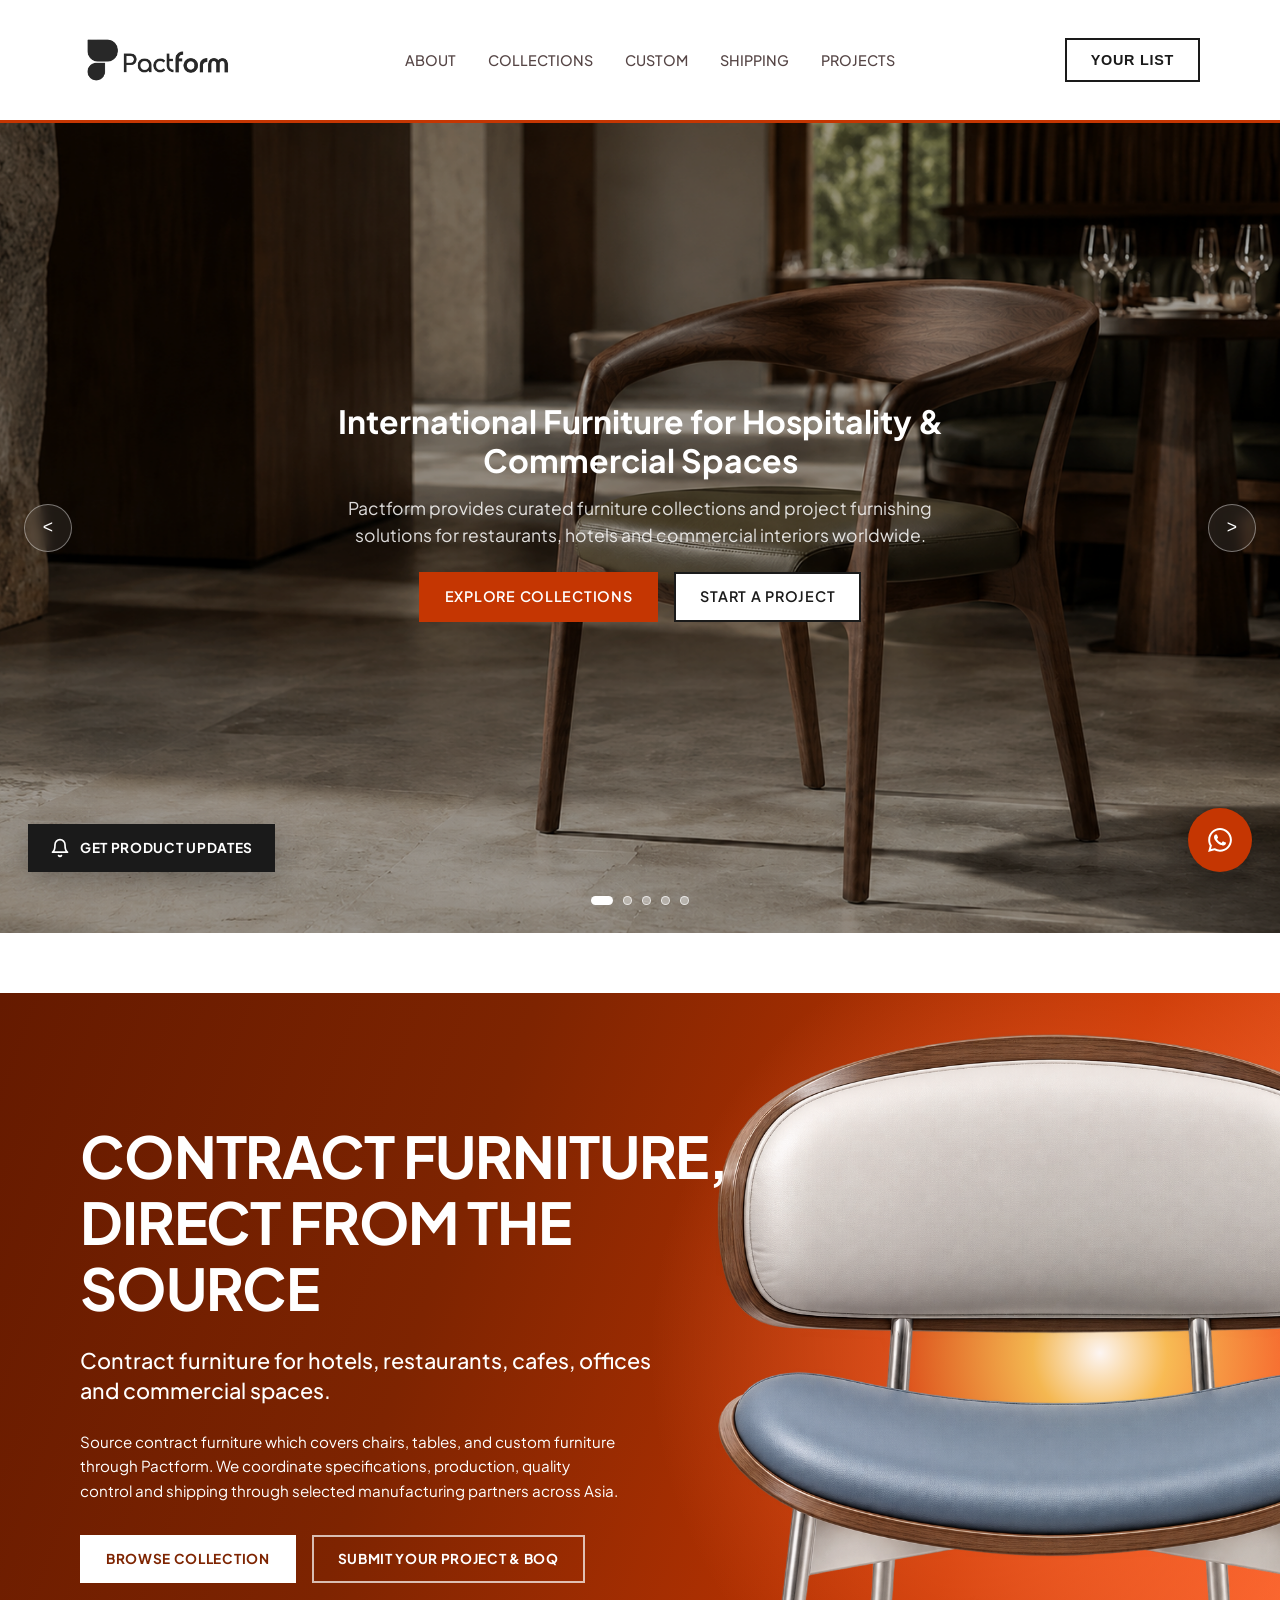
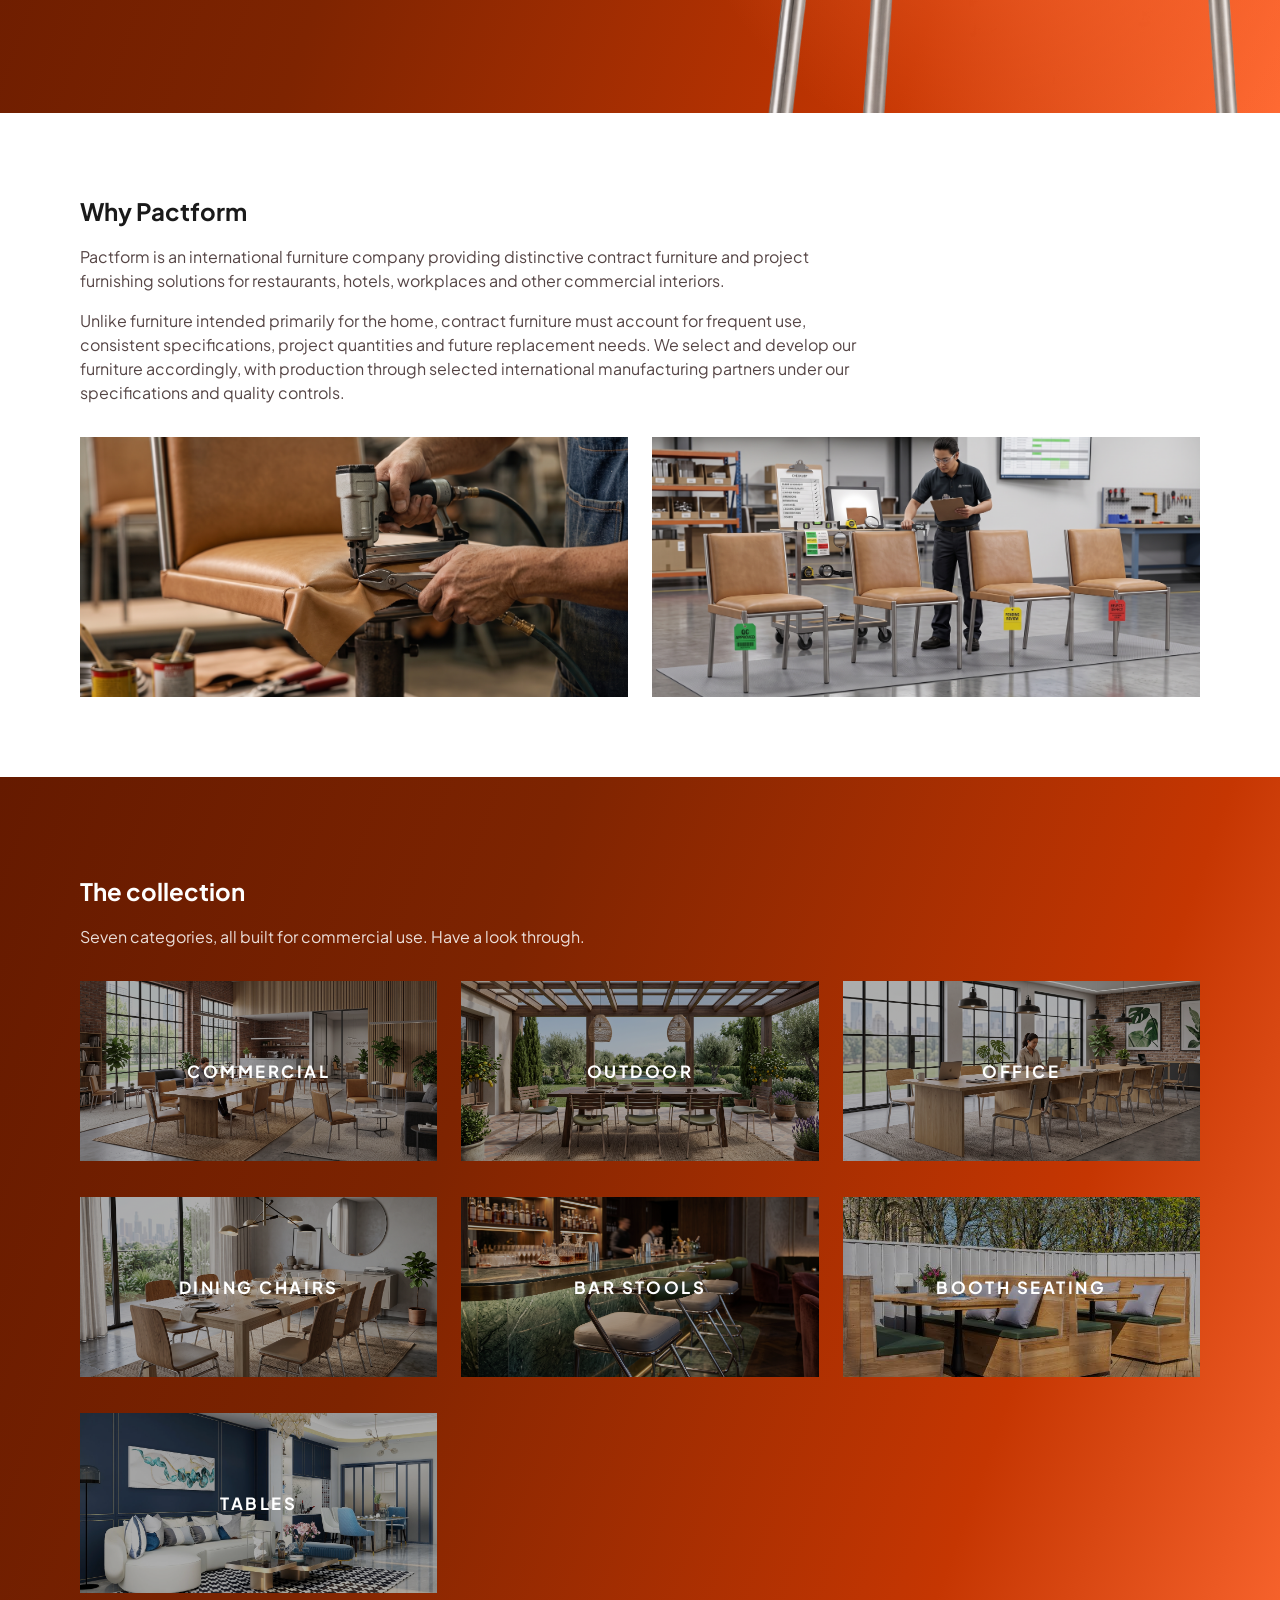
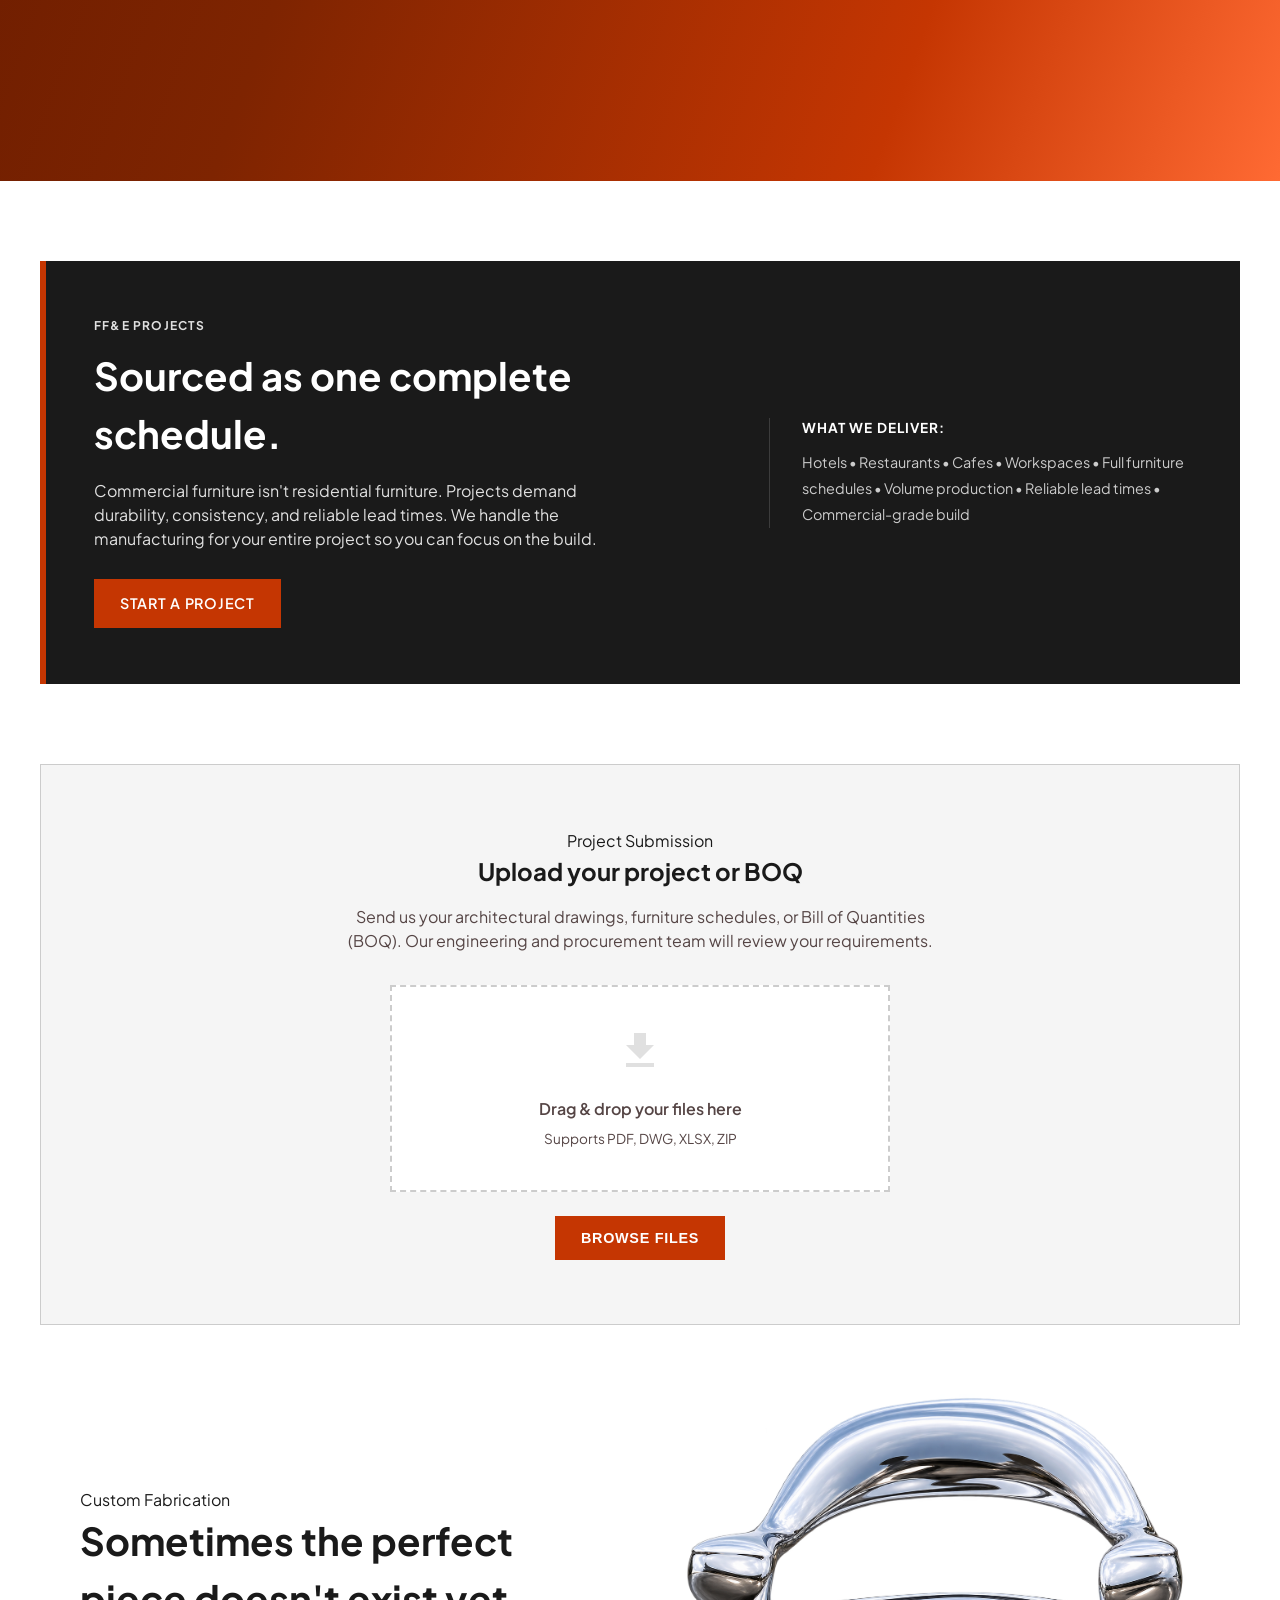
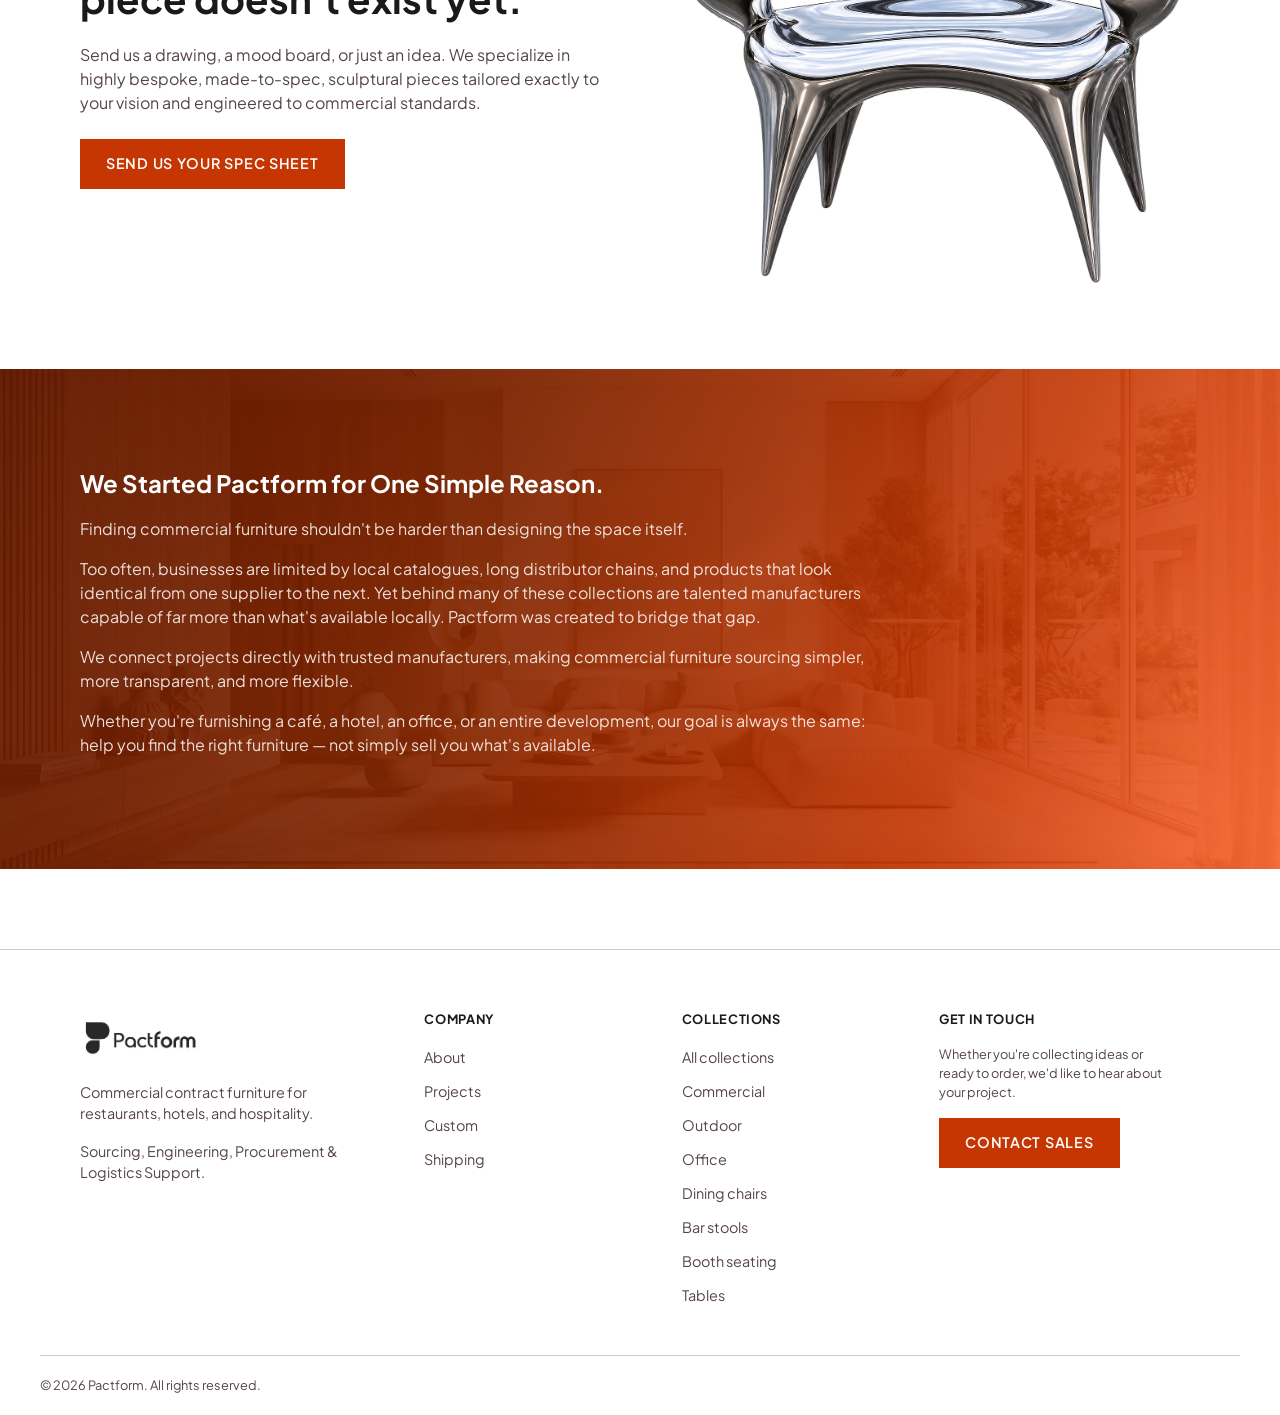
<file: index.html>
<!DOCTYPE html>
<html lang="en">
<head>
    <meta charset="UTF-8">
    <meta name="viewport" content="width=device-width, initial-scale=1.0">
    <title>Pactform - Home</title>
    <link rel="stylesheet" href="global.css">
    <link rel="stylesheet" href="index.css">
    <link rel="stylesheet" href="collection.css">
    <link rel="stylesheet" href="preloader.css">
</head>
<body>

    <!-- Site Preloader: icon appears first, then the wordmark letters reveal -->
    <div class="site-preloader" id="site-preloader">
        <div class="preloader-logo-wrap">
            <img class="preloader-logo-icon" src="logo_pactform.png" alt="" aria-hidden="true">
            <img class="preloader-logo-full" src="logo_pactform.png" alt="Pactform">
        </div>
    </div>
    <script src="preloader.js"></script>

    <header>
        <div class="container header-inner">
            <div class="logo"><a href="index.html"><img src="logo_pactform.png" alt="Pactform" class="logo-img"></a></div>
            <nav id="main-nav">
                <ul>
                    <li><a href="about.html">about</a></li>
                    <li><a href="collection.html">collections</a></li>
                    <li><a href="custom.html">custom</a></li>
                    <li><a href="shipping.html">shipping</a></li>
                    <li><a href="projects.html">projects</a></li>
                    <li class="nav-list-item"><button class="btn btn-primary" id="toggle-list-btn-mobile">Your list</button></li>
                </ul>
            </nav>
            <div class="header-actions">
                <button class="btn btn-secondary" id="toggle-list-btn">Your list</button>
            </div>
        </div>
    </header>

    <button class="nav-toggle" id="nav-toggle" aria-label="Toggle menu" aria-expanded="false" aria-controls="main-nav">
        <span></span><span></span><span></span>
    </button>
    <div class="nav-overlay hidden" id="nav-overlay"></div>
    <script>
        document.addEventListener('DOMContentLoaded', () => {
            const navToggle = document.getElementById('nav-toggle');
            const mainNav = document.getElementById('main-nav');
            const navOverlay = document.getElementById('nav-overlay');
            if (!navToggle || !mainNav || !navOverlay) return;
            function openNav() {
                mainNav.classList.add('open');
                navToggle.classList.add('open');
                navToggle.setAttribute('aria-expanded', 'true');
                navOverlay.classList.remove('hidden');
                requestAnimationFrame(() => navOverlay.classList.add('visible'));
            }
            window.__pactformCloseNav = null;
            function closeNav() {
                mainNav.classList.remove('open');
                navToggle.classList.remove('open');
                navToggle.setAttribute('aria-expanded', 'false');
                navOverlay.classList.remove('visible');
                setTimeout(() => navOverlay.classList.add('hidden'), 300);
            }
            window.__pactformCloseNav = closeNav;
            navToggle.addEventListener('click', () => mainNav.classList.contains('open') ? closeNav() : openNav());
            navOverlay.addEventListener('click', closeNav);
            mainNav.querySelectorAll('a').forEach(a => a.addEventListener('click', closeNav));
            window.addEventListener('keydown', (e) => { if (e.key === 'Escape') closeNav(); });
        });
    </script>

    <main>
<section class="hero-full-image">
    <div class="carousel-container" id="hero-carousel" style="position: relative; overflow: hidden; background-color: var(--black);">
        <img id="carousel-bg-img" src="https://images.unsplash.com/photo-1517248135467-4c7edcad34c4?ixlib=rb-4.0.3&auto=format&fit=crop&w=1200&q=80" alt="Commercial interior" style="width: 100%; height: 100%; object-fit: cover; position: absolute; top: 0; left: 0; z-index: 0; filter: brightness(0.7);">
        
        <!-- Wrapper penahan agar margin kiri teks persis sejajar dengan logo (.container) -->
        <div class="carousel-content-wrapper" style="z-index: 2;">
            <div class="carousel-text-overlay" id="carousel-content">
                <h3 id="carousel-title"></h3>
                <p id="carousel-text"></p>
                
                <!-- Ini wadah kosong untuk tombol -->
                <div class="carousel-buttons" id="carousel-buttons"></div>
                
                <div class="carousel-dots" id="carousel-dots"></div>
            </div>

        <button class="carousel-arrow" id="prev-slide" aria-label="Previous slide" style="z-index: 3;">&lt;</button>
        <button class="carousel-arrow" id="next-slide" aria-label="Next slide" style="z-index: 3;">&gt;</button>
    </div> <!-- Penutup carousel-container -->
</section> <!-- Penutup hero-full-image -->
<section class="hero-text-relocated hero-orange-block">
    <div class="container" style="position: relative; z-index: 2;">
        <h1>CONTRACT FURNITURE,<br>DIRECT FROM THE SOURCE</h1>
        <p class="hero-subtitle">Contract furniture for hotels, restaurants, cafes, offices and commercial spaces.</p>
        <p class="intro-text">Source contract furniture which covers chairs, tables, and custom furniture through Pactform. We coordinate specifications, production, quality control and shipping through selected manufacturing partners across Asia.</p>
        <div class="hero-buttons">
            <a href="collection.html" class="btn btn-primary">BROWSE COLLECTION</a>
            <a href="projects.html" class="btn btn-secondary">SUBMIT YOUR PROJECT & BOQ</a>
        </div>
    </div>
    <img src="kursi baru.png" alt="Pactform Premium Contract Furniture" class="hero-floating-chair">
</section>
        <!-- Why Pactform -->
        <section class="why-section container">
            <h2>Why Pactform</h2>
            <p class="section-intro">Pactform is an international furniture company providing distinctive contract furniture and project furnishing solutions for restaurants, hotels, workplaces and other commercial interiors.</p>
            <p>Unlike furniture intended primarily for the home, contract furniture must account for frequent use, consistent specifications, project quantities and future replacement needs. We select and develop our furniture accordingly, with production through selected international manufacturing partners under our specifications and quality controls.</p>
            <div class="why-grid">
                <div class="img-box why-photo">
                    <img src="chair making.jpg" alt="Maker at work" style="width: 100%; height: 100%; object-fit: cover;">
                </div>
                <div class="img-box why-photo">
                    <img src="staging qc.jpg" alt="Finished pieces staged for QC" style="width: 100%; height: 100%; object-fit: cover;">
                </div>
            </div>
        </section>

        <!-- The collection -->
        <section class="collection-section-orange">
            <div class="container collection-section">
            <h2>The collection</h2>
            <p class="section-intro">Seven categories, all built for commercial use. Have a look through.</p>
            <div class="category-grid">
                <a href="category.html?category=commercial" class="category-card">
                    <div class="img-box category-photo">
                        <img src="commercial interior.jpg" alt="Commercial" style="width: 100%; height: 100%; object-fit: cover;">
                        <h4>Commercial</h4>
                    </div>
                </a>

                <a href="category.html?category=outdoor" class="category-card">
                    <div class="img-box category-photo">
                        <img src="outdoor.jpg" alt="Outdoor" style="width: 100%; height: 100%; object-fit: cover;">
                        <h4>Outdoor</h4>
                    </div>
                </a>

                <a href="category.html?category=office" class="category-card">
                    <div class="img-box category-photo">
                        <img src="office.jpg" alt="Office" style="width: 100%; height: 100%; object-fit: cover;">
                        <h4>Office</h4>
                    </div>
                </a>

                <a href="category.html?category=dining-chairs" class="category-card">
                    <div class="img-box category-photo">
                        <img src="dining.jpg" alt="Dining chairs" style="width: 100%; height: 100%; object-fit: cover;">
                        <h4>Dining chairs</h4>
                    </div>
                </a>

                <a href="category.html?category=bar-stools" class="category-card">
                    <div class="img-box category-photo">
                        <img src="bar.jpg" alt="Bar stools" style="width: 100%; height: 100%; object-fit: cover;">
                        <h4>Bar stools</h4>
                    </div>
                </a>

                <a href="category.html?category=booth-seating" class="category-card">
                    <div class="img-box category-photo">
                        <img src="booth.jpg" alt="Booth seating" style="width: 100%; height: 100%; object-fit: cover;">
                        <h4>Booth seating</h4>
                    </div>
                </a>

                <a href="category.html?category=tables" class="category-card">
                    <div class="img-box category-photo">
                        <img src="table.jpg" alt="Tables" style="width: 100%; height: 100%; object-fit: cover;">
                        <h4>Tables</h4>
                    </div>
                </a>
            </div>
            </div>
        </section>

        <!-- FF&E Projects Block -->
        <section class="container ffe-project-section">
            <div class="ffe-hero-content">
                <span class="ffe-eyebrow">FF&amp;E Projects</span>
                <h2 class="ffe-heading">Sourced as one complete schedule.</h2>
                <p class="ffe-desc">Commercial furniture isn't residential furniture. Projects demand durability, consistency, and reliable lead times. We handle the manufacturing for your entire project so you can focus on the build.</p>
                <div class="hero-buttons">
                    <a href="projects.html" class="btn btn-primary">START A PROJECT</a>
                </div>
            </div>
            <div class="ffe-hero-materials">
                <h5>What we deliver:</h5>
                <p>Hotels &bull; Restaurants &bull; Cafes &bull; Workspaces &bull; Full furniture schedules &bull; Volume production &bull; Reliable lead times &bull; Commercial-grade build</p>
            </div>
        </section>

        <!-- Upload Project BOQ Section -->
        <section class="container boq-upload-section">
            <span class="eyebrow">Project Submission</span>
            <h2>Upload your project or BOQ</h2>
            <p class="boq-desc">Send us your architectural drawings, furniture schedules, or Bill of Quantities (BOQ). Our engineering and procurement team will review your requirements.</p>

            <div class="boq-dropzone">
                <svg xmlns="http://www.w3.org/2000/svg" viewBox="0 0 24 24"><path d="M19 9h-4V3H9v6H5l7 7 7-7zM5 18v2h14v-2H5z"/></svg>
                <p class="boq-dropzone-title">Drag &amp; drop your files here</p>
                <p class="boq-dropzone-sub">Supports PDF, DWG, XLSX, ZIP</p>
            </div>
            <button class="btn btn-primary">Browse Files</button>
        </section>

        <!-- Custom Furniture Block -->
        <section class="container custom-furniture-block">
            <div class="custom-furniture-text">
                <span class="eyebrow">Custom Fabrication</span>
                <h2>Sometimes the perfect piece doesn't exist yet.</h2>
                <p>Send us a drawing, a mood board, or just an idea. We specialize in highly bespoke, made-to-spec, sculptural pieces tailored exactly to your vision and engineered to commercial standards.</p>
                <a href="custom.html" class="btn btn-primary">SEND US YOUR SPEC SHEET</a>
            </div>
            <div class="img-box custom-furniture-photo">
                <img src="kursi kaca baru.png" alt="Sculptural bespoke chair" style="width: 100%; height: 100%; object-fit: contain;">
            </div>
        </section>

        <!-- About (short version) -->
        <section class="about-teaser-orange">
            <div class="container about-teaser">
                <h2>We Started Pactform for One Simple Reason.</h2>
                <p>Finding commercial furniture shouldn't be harder than designing the space itself.</p>
                <p>Too often, businesses are limited by local catalogues, long distributor chains, and products that look identical from one supplier to the next. Yet behind many of these collections are talented manufacturers capable of far more than what's available locally. Pactform was created to bridge that gap.</p>
                <p>We connect projects directly with trusted manufacturers, making commercial furniture sourcing simpler, more transparent, and more flexible.</p>
                <p>Whether you're furnishing a café, a hotel, an office, or an entire development, our goal is always the same: help you find the right furniture — not simply sell you what's available.</p>
            </div>
        </section>

    </main>

    <!-- Footer -->
    <footer>
        <div class="container footer-grid">
            <div class="footer-info">
                <img src="logo_pactform.png" alt="Pactform" class="logo-img footer-logo-img">
                <p>Commercial contract furniture for restaurants, hotels, and hospitality.</p>
                <p class="footer-sub">Sourcing, Engineering, Procurement &amp; Logistics Support.</p>
            </div>

            <div class="footer-col">
                <h5>Company</h5>
                <ul>
                    <li><a href="about.html">About</a></li>
                    <li><a href="projects.html">Projects</a></li>
                    <li><a href="custom.html">Custom</a></li>
                    <li><a href="shipping.html">Shipping</a></li>
                </ul>
            </div>

            <div class="footer-col">
                <h5>Collections</h5>
                <ul>
                    <li><a href="collection.html">All collections</a></li>
                    <li><a href="category.html?category=commercial">Commercial</a></li>
                    <li><a href="category.html?category=outdoor">Outdoor</a></li>
                    <li><a href="category.html?category=office">Office</a></li>
                    <li><a href="category.html?category=dining-chairs">Dining chairs</a></li>
                    <li><a href="category.html?category=bar-stools">Bar stools</a></li>
                    <li><a href="category.html?category=booth-seating">Booth seating</a></li>
                    <li><a href="category.html?category=tables">Tables</a></li>
                </ul>
            </div>

            <div class="footer-col footer-contact">
                <h5>Get in touch</h5>
                <p class="footer-sub">Whether you're collecting ideas or ready to order, we'd like to hear about your project.</p>
                <a href="#" class="btn btn-primary">Contact Sales</a>
            </div>
        </div>
        <div class="container footer-bottom">
            <p>&copy; 2026 Pactform. All rights reserved.</p>
        </div>
    </footer>

    <!-- Sticky WhatsApp -->
    <!-- Sticky Get Product Updates -->
    <a href="#" class="updates-sticky" aria-label="Get Product Updates">
        <svg xmlns="http://www.w3.org/2000/svg" viewBox="0 0 24 24" width="20" height="20" fill="none" stroke-width="2" stroke-linecap="round" stroke-linejoin="round"><path d="M18 8a6 6 0 0 0-12 0c0 7-3 9-3 9h18s-3-2-3-9"/><path d="M13.73 21a2 2 0 0 1-3.46 0"/></svg>
        <span>Get Product Updates</span>
    </a>

    <a href="https://wa.me/62xxxxxxxxxx" class="whatsapp-sticky" aria-label="Chat on WhatsApp" target="_blank" rel="noopener noreferrer">
    <svg xmlns="http://www.w3.org/2000/svg" viewBox="0 0 640 640" width="34" height="34" fill="currentColor">
        <path d="M476.9 161.1C435 119.1 379.2 96 319.9 96C197.5 96 97.9 195.6 97.9 318C97.9 357.1 108.1 395.3 127.5 429L96 544L213.7 513.1C246.1 530.8 282.6 540.1 319.8 540.1L319.9 540.1C442.2 540.1 544 440.5 544 318.1C544 258.8 518.8 203.1 476.9 161.1zM319.9 502.7C286.7 502.7 254.2 493.8 225.9 477L219.2 473L149.4 491.3L168 423.2L163.6 416.2C145.1 386.8 135.4 352.9 135.4 318C135.4 216.3 218.2 133.5 320 133.5C369.3 133.5 415.6 152.7 450.4 187.6C485.2 222.5 506.6 268.8 506.5 318.1C506.5 419.9 421.6 502.7 319.9 502.7zM421.1 364.5C415.6 361.7 388.3 348.3 383.2 346.5C378.1 344.6 374.4 343.7 370.7 349.3C367 354.9 356.4 367.3 353.1 371.1C349.9 374.8 346.6 375.3 341.1 372.5C308.5 356.2 287.1 343.4 265.6 306.5C259.9 296.7 271.3 297.4 281.9 276.2C283.7 272.5 282.8 269.3 281.4 266.5C280 263.7 268.9 236.4 264.3 225.3C259.8 214.5 255.2 216 251.8 215.8C248.6 215.6 244.9 215.6 241.2 215.6C237.5 215.6 231.5 217 226.4 222.5C221.3 228.1 207 241.5 207 268.8C207 296.1 226.9 322.5 229.6 326.2C232.4 329.9 268.7 385.9 324.4 410C359.6 425.2 373.4 426.5 391 423.9C401.7 422.3 423.8 410.5 428.4 397.5C433 384.5 433 373.4 431.6 371.1C430.3 368.6 426.6 367.2 421.1 364.5z"/>
    </svg>
</a>

    <div class="drawer-overlay hidden" id="drawer-overlay"></div>
    <div class="your-list-modal hidden" id="list-modal">
        <div class="modal-header">
            <h3>Your list</h3>
            <button class="close-btn" id="close-modal-btn" aria-label="Close">&times;</button>
        </div>
        <div class="modal-body">
            <div class="list-items" id="list-items"></div>
        </div>
        <div class="modal-actions">
            <a href="#" class="btn btn-primary">Send to WhatsApp</a>
            <button class="btn btn-secondary">Download PDF</button>
            <button class="btn btn-secondary" id="copy-link-btn">Copy share link</button>
        </div>
    </div>

    <!-- Scripts -->
    <script>
        document.addEventListener('DOMContentLoaded', () => {
            const overlay = document.getElementById('drawer-overlay');
            const modal = document.getElementById('list-modal');
            const toggleListBtn = document.getElementById('toggle-list-btn');
            const closeModalBtn = document.getElementById('close-modal-btn');

            function openDrawer() { modal.classList.remove('hidden'); overlay.classList.add('visible'); overlay.classList.remove('hidden'); }
            function closeDrawer() { modal.classList.add('hidden'); overlay.classList.remove('visible'); }

            function toggleDrawer() { modal.classList.contains('hidden') ? openDrawer() : closeDrawer(); }
            toggleListBtn.addEventListener('click', toggleDrawer);
            const toggleListBtnMobile = document.getElementById('toggle-list-btn-mobile');
            if (toggleListBtnMobile) {
                toggleListBtnMobile.addEventListener('click', () => {
                    if (window.__pactformCloseNav) window.__pactformCloseNav();
                    toggleDrawer();
                });
            }
            closeModalBtn.addEventListener('click', closeDrawer);
            overlay.addEventListener('click', closeDrawer);

            const listItems = [
                { name: '[PRODUCT NAME] x24', meta: 'Rattan / natural — approx. W450 D520 H820' },
                { name: '[PRODUCT NAME] x8', meta: 'Solid oak / black steel — approx. W1400 D700 H750' },
                { name: '[PRODUCT NAME] x12', meta: 'Powder-coated steel — approx. W400 D400 H650' }
            ];
            const trashIcon = '<svg viewBox="0 0 24 24" width="16" height="16" fill="none" stroke="currentColor" stroke-width="2" stroke-linecap="round" stroke-linejoin="round"><path d="M4 7h16"/><path d="M9 7V4h6v3"/><path d="M6 7l1 13a2 2 0 0 0 2 2h6a2 2 0 0 0 2-2l1-13"/><path d="M10 11v6"/><path d="M14 11v6"/></svg>';
            const listItemsEl = document.getElementById('list-items');
            function renderListItems() {
                if (listItems.length === 0) {
                    listItemsEl.innerHTML = '<p class="list-empty">Your list is empty.</p>';
                    return;
                }
                listItemsEl.innerHTML = listItems.map((item, i) =>
                    '<div class="list-item" data-index="' + i + '"><div class="list-item-main"><h4>' + item.name + '</h4><p>' + item.meta + '</p></div>' +
                    '<button class="remove-item-btn" data-index="' + i + '" aria-label="Remove ' + item.name + '">' + trashIcon + '</button></div>'
                ).join('');
            }
            renderListItems();
            listItemsEl.addEventListener('click', (e) => {
                const btn = e.target.closest('.remove-item-btn');
                if (!btn) return;
                const index = Number(btn.dataset.index);
                const row = btn.closest('.list-item');
                row.classList.add('removing');
                setTimeout(() => { listItems.splice(index, 1); renderListItems(); }, 200);
            });

            const copyLinkBtn = document.getElementById('copy-link-btn');
            copyLinkBtn.addEventListener('click', () => {
                navigator.clipboard.writeText(window.location.href).then(() => {
                    const original = copyLinkBtn.textContent;
                    copyLinkBtn.textContent = 'Link copied';
                    setTimeout(() => { copyLinkBtn.textContent = original; }, 1500);
                }).catch(() => {});
            });

            // Carousel Logic
            const carouselData = [
        { 
                title: "International Furniture for Hospitality & Commercial Spaces", 
                text: "Pactform provides curated furniture collections and project furnishing solutions for restaurants, hotels and commercial interiors worldwide.", 
                image: "Slide 1.png",
                btn1Text: "EXPLORE COLLECTIONS", btn1Link: "collection.html",
                btn2Text: "START A PROJECT", btn2Link: "projects.html"
            },
            { 
                title: "Short-Lead-Time Furniture for Restaurants", 
                text: "Dining chairs, tables, bar stools and custom restaurant furniture coordinated around clear production and delivery schedules for openings, renovations and rollouts.", 
                image: "Slide 2.png",
                btn1Text: "EXPLORE RESTAURANT FURNITURE", btn1Link: "collection.html"
            },
            { 
                title: "Indonesian Rattan, Shaped by Skilled Hands", 
                text: "We work with selected artisans to create distinctive rattan furniture under our specifications and quality controls.", 
                image: "Slide 3.png",
                btn1Text: "DISCOVER RATTAN", btn1Link: "collection.html"
            },
            { 
                title: "When the Right Piece Doesn't Exist Yet", 
                text: "Bring us a drawing, reference or idea. We can adapt the dimensions, materials and finishes, or develop a piece around your brief.", 
                image: "Slide 4.png",
                btn1Text: "START A CUSTOM PIECE", btn1Link: "collection.html"
            },
            { 
                title: "Distinctive Contract Furniture Beyond Standard Catalogues", 
                text: "Furniture should do more than survive the room. It should help define it, through an unexpected line, a tactile material or a detail people remember. We uphold consistency in production quality across every project to ensure this impression is always conveyed to our customers and end-users.", 
                image: "Slide 5.png",
                btn1Text: "SEE WHAT SETS US APART", btn1Link: "collection.html"
            },
            ];

            let currentSlide = 0;
            const titleEl = document.getElementById('carousel-title');
            const textEl = document.getElementById('carousel-text');
            const bgImgEl = document.getElementById('carousel-bg-img');
            const dotsContainer = document.getElementById('carousel-dots');
            const heroCarousel = document.getElementById('hero-carousel');
            const buttonsContainer = document.getElementById('carousel-buttons');

            carouselData.forEach((_, index) => {
                const dot = document.createElement('div');
                dot.classList.add('dot');
                if (index === 0) dot.classList.add('active');
                dot.addEventListener('click', () => goToSlide(index));
                dotsContainer.appendChild(dot);
            });

            function updateCarousel() {
                const slide = carouselData[currentSlide];
                
                // Update Teks & Gambar
                titleEl.textContent = slide.title;
                textEl.textContent = slide.text;
                bgImgEl.src = slide.image;
                
                // Render Tombol secara dinamis (Hanya render jika datanya ada di array)
                let buttonsHTML = '';
                
                if (slide.btn1Text && slide.btn1Link) {
                    buttonsHTML += `<a href="${slide.btn1Link}" class="btn btn-primary">${slide.btn1Text}</a>`;
                }
                
                if (slide.btn2Text && slide.btn2Link) {
                    buttonsHTML += `<a href="${slide.btn2Link}" class="btn btn-secondary">${slide.btn2Text}</a>`;
                }
                
                buttonsContainer.innerHTML = buttonsHTML;

                // Update Dots
                document.querySelectorAll('.carousel-dots .dot').forEach((dot, index) => {
                    dot.classList.toggle('active', index === currentSlide);
                });
            }

            function goToSlide(index) { currentSlide = index; updateCarousel(); resetAutoplay(); }

            document.getElementById('prev-slide').addEventListener('click', () => {
                currentSlide = (currentSlide - 1 + carouselData.length) % carouselData.length;
                updateCarousel(); resetAutoplay();
            });

            document.getElementById('next-slide').addEventListener('click', () => {
                currentSlide = (currentSlide + 1) % carouselData.length;
                updateCarousel(); resetAutoplay();
            });

            const prefersReducedMotion = window.matchMedia('(prefers-reduced-motion: reduce)').matches;
            let autoplayTimer = null;
            function startAutoplay() {
                if (prefersReducedMotion) return;
                stopAutoplay();
                autoplayTimer = setInterval(() => {
                    currentSlide = (currentSlide + 1) % carouselData.length;
                    updateCarousel();
                }, 6500);
            }
            function stopAutoplay() { if (autoplayTimer) clearInterval(autoplayTimer); }
            function resetAutoplay() { stopAutoplay(); startAutoplay(); }

                    heroCarousel.addEventListener('mouseenter', stopAutoplay);
                    heroCarousel.addEventListener('mouseleave', startAutoplay);
                    heroCarousel.addEventListener('focusin', stopAutoplay);
                    heroCarousel.addEventListener('focusout', startAutoplay);
                    
                    // Tambahkan baris ini agar sinkron saat pertama kali load
                    updateCarousel(); 

                    startAutoplay();

            // Touch swipe support (mobile / tablet)
            let touchStartX = 0;
            let touchStartY = 0;
            let touchActive = false;
            heroCarousel.addEventListener('touchstart', (e) => {
                touchStartX = e.changedTouches[0].clientX;
                touchStartY = e.changedTouches[0].clientY;
                touchActive = true;
                stopAutoplay();
            }, { passive: true });
            heroCarousel.addEventListener('touchend', (e) => {
                if (!touchActive) return;
                touchActive = false;
                const dx = e.changedTouches[0].clientX - touchStartX;
                const dy = e.changedTouches[0].clientY - touchStartY;
                if (Math.abs(dx) > 40 && Math.abs(dx) > Math.abs(dy)) {
                    currentSlide = dx < 0
                        ? (currentSlide + 1) % carouselData.length
                        : (currentSlide - 1 + carouselData.length) % carouselData.length;
                    updateCarousel();
                }
                resetAutoplay();
            }, { passive: true });
        });
    </script>
</body>
</html>
</file>
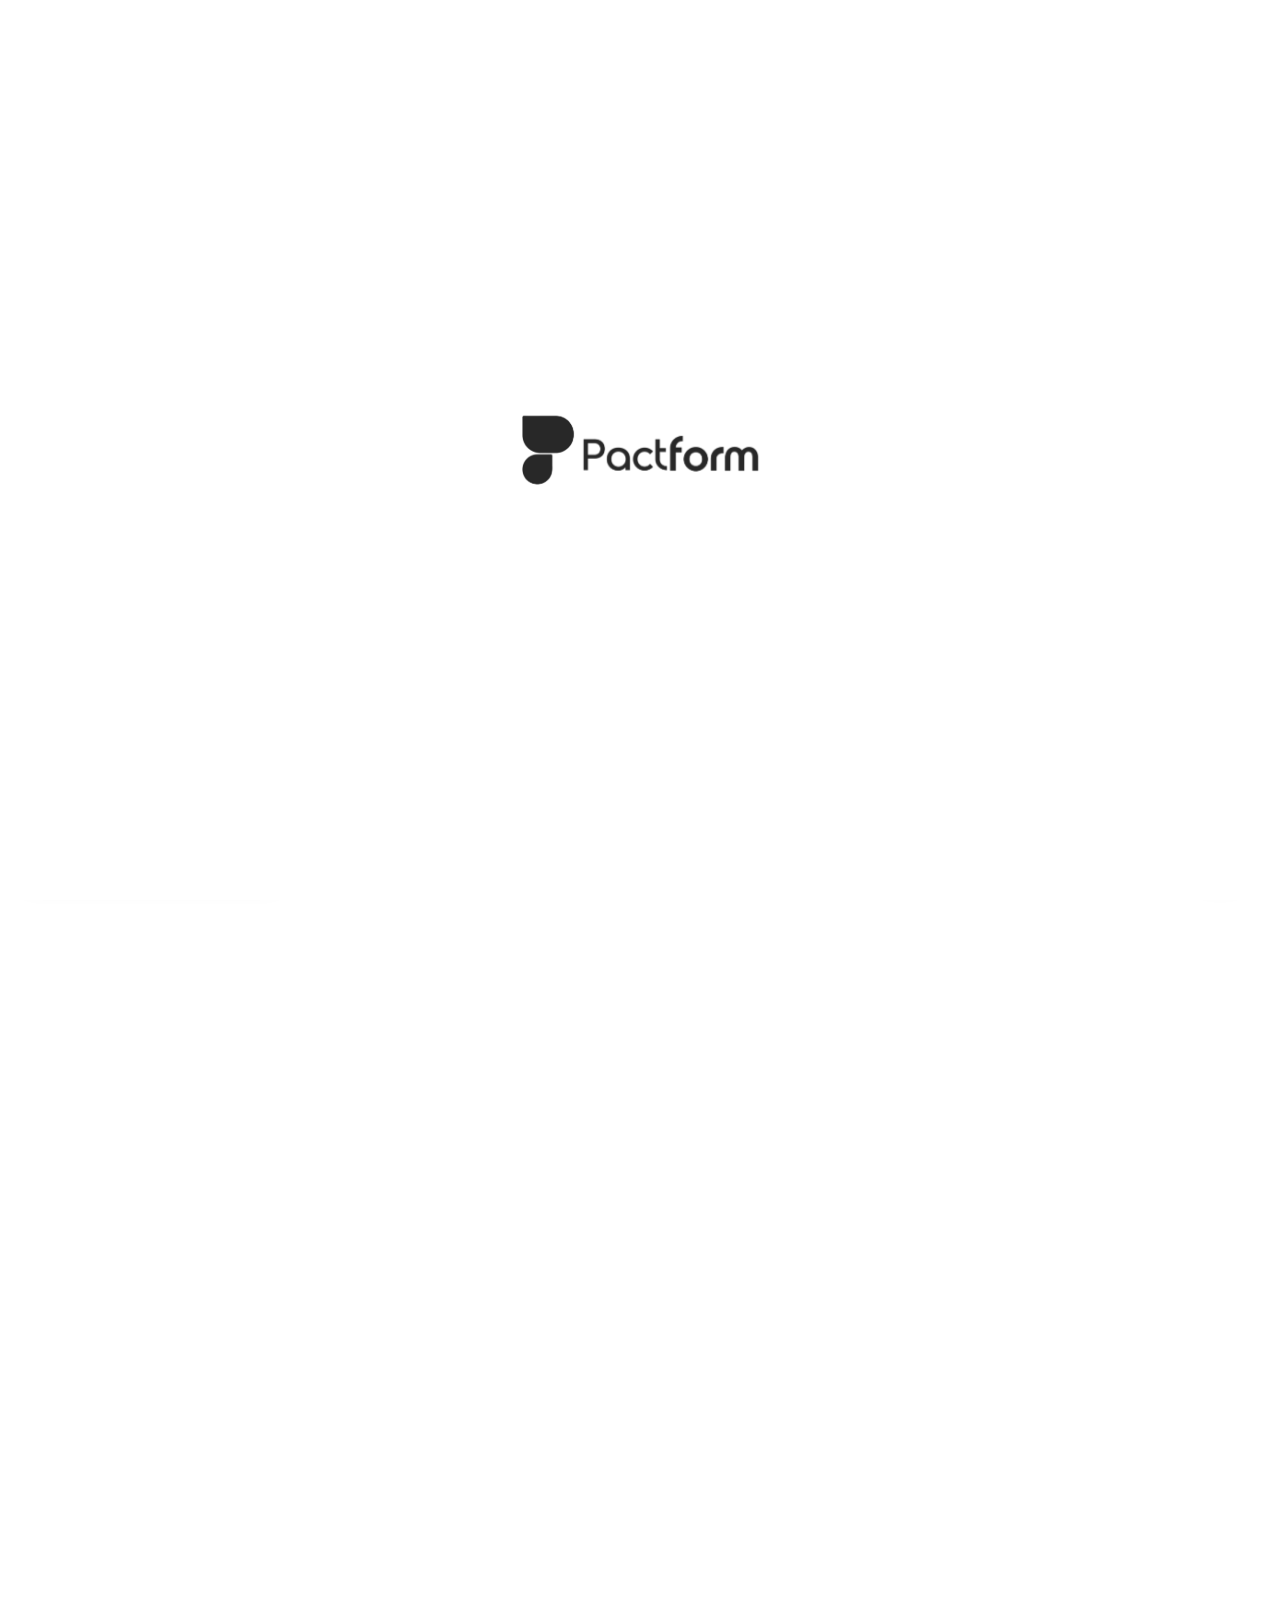
<file: about.html>
<!DOCTYPE html>
<html lang="en">
<head>
    <meta charset="UTF-8">
    <meta name="viewport" content="width=device-width, initial-scale=1.0">
    <title>Pactform - About</title>
    <link rel="stylesheet" href="global.css">
    <link rel="stylesheet" href="about.css">
    <link rel="stylesheet" href="preloader.css">
</head>
<body>

    <!-- Site Preloader: icon appears first, then the wordmark letters reveal -->
    <div class="site-preloader" id="site-preloader">
        <div class="preloader-logo-wrap">
            <img class="preloader-logo-icon" src="logo_pactform.png" alt="" aria-hidden="true">
            <img class="preloader-logo-full" src="logo_pactform.png" alt="Pactform">
        </div>
    </div>
    <script src="preloader.js"></script>

    <header>
        <div class="container header-inner">
            <div class="logo"><a href="index.html"><img src="logo_pactform.png" alt="Pactform" class="logo-img"></a></div>
            <nav id="main-nav">
                <ul>
                    <li><a href="about.html" class="active-link">about</a></li>
                    <li><a href="collection.html">collections</a></li>
                    <li><a href="custom.html">custom</a></li>
                    <li><a href="shipping.html">shipping</a></li>
                    <li><a href="projects.html">projects</a></li>
                                    <li class="nav-list-item"><button class="btn btn-primary" id="toggle-list-btn-mobile">Your list</button></li>
                </ul>
            </nav>
            <div class="header-actions">
                <button class="btn btn-secondary" id="toggle-list-btn">Your list</button>
            </div>
        </div>
    </header>

    <button class="nav-toggle" id="nav-toggle" aria-label="Toggle menu" aria-expanded="false" aria-controls="main-nav">
        <span></span><span></span><span></span>
    </button>
    <div class="nav-overlay hidden" id="nav-overlay"></div>
    <script>
        document.addEventListener('DOMContentLoaded', () => {
            const navToggle = document.getElementById('nav-toggle');
            const mainNav = document.getElementById('main-nav');
            const navOverlay = document.getElementById('nav-overlay');
            if (!navToggle || !mainNav || !navOverlay) return;
            function openNav() {
                mainNav.classList.add('open');
                navToggle.classList.add('open');
                navToggle.setAttribute('aria-expanded', 'true');
                navOverlay.classList.remove('hidden');
                requestAnimationFrame(() => navOverlay.classList.add('visible'));
            }
            window.__pactformCloseNav = null;
            function closeNav() {
                mainNav.classList.remove('open');
                navToggle.classList.remove('open');
                navToggle.setAttribute('aria-expanded', 'false');
                navOverlay.classList.remove('visible');
                setTimeout(() => navOverlay.classList.add('hidden'), 300);
            }
            window.__pactformCloseNav = closeNav;
            navToggle.addEventListener('click', () => mainNav.classList.contains('open') ? closeNav() : openNav());
            navOverlay.addEventListener('click', closeNav);
            mainNav.querySelectorAll('a').forEach(a => a.addEventListener('click', closeNav));
            window.addEventListener('keydown', (e) => { if (e.key === 'Escape') closeNav(); });
        });
    </script>


    <main class="container">
        <!-- Page Header -->
        <section class="page-header about-hero">
            <p class="subtext">04.0 — Direct-to-Source Commercial Procurement</p>
            <h1>About Pactform</h1>
            <p class="hero-desc">We're a sourcing platform for commercial contract furniture, built for restaurants, hotels, offices, and hospitality projects that need more than a retail catalogue.</p>
        </section>

        <!-- What We Do (Architectural Feature Grid) -->
        <section class="about-section">
            <div class="section-heading-row">
                <div>
                    <span class="eyebrow">Our Mission</span>
                    <h2>What we do</h2>
                </div>
                <p class="heading-desc">We connect your project directly with the people who make it, and stay with it until it's delivered—eliminating unnecessary middlemen.</p>
            </div>

            <div class="about-content-grid">
                <div class="about-text-box">
                    <h4>Engineered for Public Spaces</h4>
                    <p>Contract furniture is commercial-grade: purpose-built and tested for heavy daily use in public and business spaces. It must meet structural, safety, and durability standards that ordinary retail furniture simply cannot support.</p>
                    <p>We work with a vetted network of trusted manufacturers across Asia, ensuring projects get finish consistency, replacement availability, and reliable lead times—without distributor markups or limited showroom catalogues.</p>
                </div>
                <div class="about-photo-stack">
                    <!-- Foto Pertama -->
                    <div class="img-box about-photo">
                        <img src="factory visit.jpg" alt="the team on a factory visit" style="width: 100%; height: 100%; object-fit: cover;">
                    </div>
                    
                    <!-- Foto Kedua -->
                    <div class="img-box about-photo">
                        <img src="qc stage.jpg" alt="pieces staged for QC" style="width: 100%; height: 100%; object-fit: cover;">
                    </div>
                </div>
            </div>
        </section>

        <!-- How We're Set Up (4-Pillar Grid Cards) -->
        <section class="about-section">
            <div class="section-heading-row">
                <div>
                    <span class="eyebrow">Integrated Capabilities</span>
                    <h2>How we're set up</h2>
                </div>
                <p class="heading-desc">Sourcing, engineering, procurement, and logistics support—coordinated under one roof to protect your project timeline.</p>
            </div>

            <div class="setup-grid">
                <div class="setup-card">
                    <span class="setup-num">01 / Sourcing</span>
                    <h4>Vetted Manufacturing</h4>
                    <p>Direct partnerships with trusted fabrication facilities, carefully matched to your project's specific scale, material demands, and budget standards.</p>
                </div>
                <div class="setup-card">
                    <span class="setup-num">02 / Engineering</span>
                    <h4>Technical Integrity</h4>
                    <p>Production drawings, mechanical specifications, and structural joint details checked and verified before anything goes into mass production.</p>
                </div>
                <div class="setup-card">
                    <span class="setup-num">03 / Procurement</span>
                    <h4>Managed Execution</h4>
                    <p>Transparent factory pricing, production lead-time scheduling, and multi-stage quality control inspections managed entirely on your behalf.</p>
                </div>
                <div class="setup-card">
                    <span class="setup-num">04 / Logistics</span>
                    <h4>Site Fulfillment</h4>
                    <p>Export packing, export/import documentation, customs clearance, and freight delivery coordinated directly through to your site.</p>
                </div>
            </div>
        </section>

        <!-- Built for Professionals (Editorial List Block) -->
        <section class="about-section">
            <div class="professionals-block">
                <div class="prof-intro">
                    <span class="eyebrow">Project Partners</span>
                    <h2>Built for professionals. Friendly for everyone.</h2>
                    <p class="prof-line">If you're creating a commercial hospitality, dining, or working space, you're in the right place.</p>
                </div>
                <div class="prof-list">
                    <div class="prof-item">Architects</div>
                    <div class="prof-item">Interior Designers</div>
                    <div class="prof-item">Restaurant Owners</div>
                    <div class="prof-item">Hotel Operators</div>
                    <div class="prof-item">Property Developers</div>
                    <div class="prof-item">Contractors &amp; Builders</div>
                    <div class="prof-item">Office &amp; Workspace Managers</div>
                    <div class="prof-item">Procurement Teams</div>
                    <div class="prof-item">Business Owners</div>
                </div>
            </div>
        </section>

        <!-- CTA Section -->
        <section class="about-cta">
            <div class="cta-box">
                <div>
                    <span class="eyebrow">Start Sourcing</span>
                    <h2>Want to work with us?</h2>
                    <p>Whether you're furnishing one room or an entire property, we'd like to hear about it. Let's build something great together.</p>
                </div>
                <div class="about-buttons">
                    <a href="projects.html" class="btn btn-primary">Start a project</a>
                    <a href="collection.html" class="btn btn-secondary">Browse the collection</a>
                </div>
            </div>
        </section>
    </main>

    <!-- Footer -->
    <footer>
        <div class="container footer-grid">
            <div class="footer-info">
                <img src="logo_pactform.png" alt="Pactform" class="logo-img footer-logo-img">
                <p>Commercial contract furniture for restaurants, hotels, and hospitality.</p>
                <p class="footer-sub">Sourcing, Engineering, Procurement &amp; Logistics Support.</p>
            </div>

            <div class="footer-col">
                <h5>Company</h5>
                <ul>
                    <li><a href="about.html" class="footer-active-link">About</a></li>
                    <li><a href="projects.html">Projects</a></li>
                    <li><a href="custom.html">Custom</a></li>
                    <li><a href="shipping.html">Shipping</a></li>
                </ul>
            </div>

            <div class="footer-col">
                <h5>Collections</h5>
                <ul>
                    <li><a href="collection.html">All collections</a></li>
                    <li><a href="category.html?category=commercial">Commercial</a></li>
                    <li><a href="category.html?category=outdoor">Outdoor</a></li>
                    <li><a href="category.html?category=office">Office</a></li>
                    <li><a href="category.html?category=dining-chairs">Dining chairs</a></li>
                    <li><a href="category.html?category=bar-stools">Bar stools</a></li>
                    <li><a href="category.html?category=booth-seating">Booth seating</a></li>
                    <li><a href="category.html?category=tables">Tables</a></li>
                </ul>
            </div>

            <div class="footer-col footer-contact">
                <h5>Get in touch</h5>
                <p class="footer-sub">Whether you're collecting ideas or ready to order, we'd like to hear about your project.</p>
                <a href="#" class="btn btn-primary">Contact Sales</a>
            </div>
        </div>
        <div class="container footer-bottom">
            <p>&copy; 2026 Pactform. All rights reserved.</p>
        </div>
    </footer>

    <!-- Sticky WhatsApp: persistent on every page -->
    <!-- Sticky Get Product Updates -->
    <a href="#" class="updates-sticky" aria-label="Get Product Updates">
        <svg xmlns="http://www.w3.org/2000/svg" viewBox="0 0 24 24" width="20" height="20" fill="none" stroke-width="2" stroke-linecap="round" stroke-linejoin="round"><path d="M18 8a6 6 0 0 0-12 0c0 7-3 9-3 9h18s-3-2-3-9"/><path d="M13.73 21a2 2 0 0 1-3.46 0"/></svg>
        <span>Get Product Updates</span>
    </a>

    <a href="https://wa.me/62xxxxxxxxxx" class="whatsapp-sticky" aria-label="Chat on WhatsApp" target="_blank" rel="noopener noreferrer">
        <svg xmlns="http://www.w3.org/2000/svg" viewBox="0 0 640 640" width="34" height="34" fill="currentColor">
            <!--!Font Awesome Free v7.3.1 by @fontawesome - https://fontawesome.com License - https://fontawesome.com/license/free Copyright 2026 Fonticons, Inc.-->
            <path d="M476.9 161.1C435 119.1 379.2 96 319.9 96C197.5 96 97.9 195.6 97.9 318C97.9 357.1 108.1 395.3 127.5 429L96 544L213.7 513.1C246.1 530.8 282.6 540.1 319.8 540.1L319.9 540.1C442.2 540.1 544 440.5 544 318.1C544 258.8 518.8 203.1 476.9 161.1zM319.9 502.7C286.7 502.7 254.2 493.8 225.9 477L219.2 473L149.4 491.3L168 423.2L163.6 416.2C145.1 386.8 135.4 352.9 135.4 318C135.4 216.3 218.2 133.5 320 133.5C369.3 133.5 415.6 152.7 450.4 187.6C485.2 222.5 506.6 268.8 506.5 318.1C506.5 419.9 421.6 502.7 319.9 502.7zM421.1 364.5C415.6 361.7 388.3 348.3 383.2 346.5C378.1 344.6 374.4 343.7 370.7 349.3C367 354.9 356.4 367.3 353.1 371.1C349.9 374.8 346.6 375.3 341.1 372.5C308.5 356.2 287.1 343.4 265.6 306.5C259.9 296.7 271.3 297.4 281.9 276.2C283.7 272.5 282.8 269.3 281.4 266.5C280 263.7 268.9 236.4 264.3 225.3C259.8 214.5 255.2 216 251.8 215.8C248.6 215.6 244.9 215.6 241.2 215.6C237.5 215.6 231.5 217 226.4 222.5C221.3 228.1 207 241.5 207 268.8C207 296.1 226.9 322.5 229.6 326.2C232.4 329.9 268.7 385.9 324.4 410C359.6 425.2 373.4 426.5 391 423.9C401.7 422.3 423.8 410.5 428.4 397.5C433 384.5 433 373.4 431.6 371.1C430.3 368.6 426.6 367.2 421.1 364.5z"/>
        </svg>
    </a>

    <!-- Your list drawer -->
    <div class="drawer-overlay hidden" id="drawer-overlay"></div>
    <div class="your-list-modal hidden" id="list-modal">
        <div class="modal-header">
            <h3>Your list</h3>
            <button class="close-btn" id="close-modal-btn" aria-label="Close">&times;</button>
        </div>
        <div class="modal-body">
            <div class="list-items" id="list-items"></div>
        </div>
        <div class="modal-actions">
            <a href="#" class="btn btn-primary">Send to WhatsApp</a>
            <button class="btn btn-secondary">Download PDF</button>
            <button class="btn btn-secondary" id="copy-link-btn">Copy share link</button>
        </div>
    </div>

    <script>
        document.addEventListener('DOMContentLoaded', () => {
            const overlay = document.getElementById('drawer-overlay');
            const modal = document.getElementById('list-modal');
            const toggleListBtn = document.getElementById('toggle-list-btn');
            const closeModalBtn = document.getElementById('close-modal-btn');

            function openDrawer() { modal.classList.remove('hidden'); overlay.classList.add('visible'); overlay.classList.remove('hidden'); }
            function closeDrawer() { modal.classList.add('hidden'); overlay.classList.remove('visible'); }

            function toggleDrawer() { modal.classList.contains('hidden') ? openDrawer() : closeDrawer(); }
            toggleListBtn.addEventListener('click', toggleDrawer);
            const toggleListBtnMobile = document.getElementById('toggle-list-btn-mobile');
            if (toggleListBtnMobile) {
                toggleListBtnMobile.addEventListener('click', () => {
                    if (window.__pactformCloseNav) window.__pactformCloseNav();
                    toggleDrawer();
                });
            }
            closeModalBtn.addEventListener('click', closeDrawer);
            overlay.addEventListener('click', closeDrawer);

            const listItems = [
                { name: '[PRODUCT NAME] x24', meta: 'Rattan / natural — approx. W450 D520 H820' },
                { name: '[PRODUCT NAME] x8', meta: 'Solid oak / black steel — approx. W1400 D700 H750' },
                { name: '[PRODUCT NAME] x12', meta: 'Powder-coated steel — approx. W400 D400 H650' }
            ];
            const trashIcon = '<svg viewBox="0 0 24 24" width="16" height="16" fill="none" stroke="currentColor" stroke-width="2" stroke-linecap="round" stroke-linejoin="round"><path d="M4 7h16"/><path d="M9 7V4h6v3"/><path d="M6 7l1 13a2 2 0 0 0 2 2h6a2 2 0 0 0 2-2l1-13"/><path d="M10 11v6"/><path d="M14 11v6"/></svg>';
            const listItemsEl = document.getElementById('list-items');
            function renderListItems() {
                if (listItems.length === 0) {
                    listItemsEl.innerHTML = '<p class="list-empty">Your list is empty.</p>';
                    return;
                }
                listItemsEl.innerHTML = listItems.map((item, i) =>
                    '<div class="list-item" data-index="' + i + '"><div class="list-item-main"><h4>' + item.name + '</h4><p>' + item.meta + '</p></div>' +
                    '<button class="remove-item-btn" data-index="' + i + '" aria-label="Remove ' + item.name + '">' + trashIcon + '</button></div>'
                ).join('');
            }
            renderListItems();
            listItemsEl.addEventListener('click', (e) => {
                const btn = e.target.closest('.remove-item-btn');
                if (!btn) return;
                const index = Number(btn.dataset.index);
                const row = btn.closest('.list-item');
                row.classList.add('removing');
                setTimeout(() => { listItems.splice(index, 1); renderListItems(); }, 200);
            });

            const copyLinkBtn = document.getElementById('copy-link-btn');
            copyLinkBtn.addEventListener('click', () => {
                navigator.clipboard.writeText(window.location.href).then(() => {
                    const original = copyLinkBtn.textContent;
                    copyLinkBtn.textContent = 'Link copied';
                    setTimeout(() => { copyLinkBtn.textContent = original; }, 1500);
                }).catch(() => {});
            });
        });
    </script>
</body>
</html>
</file>
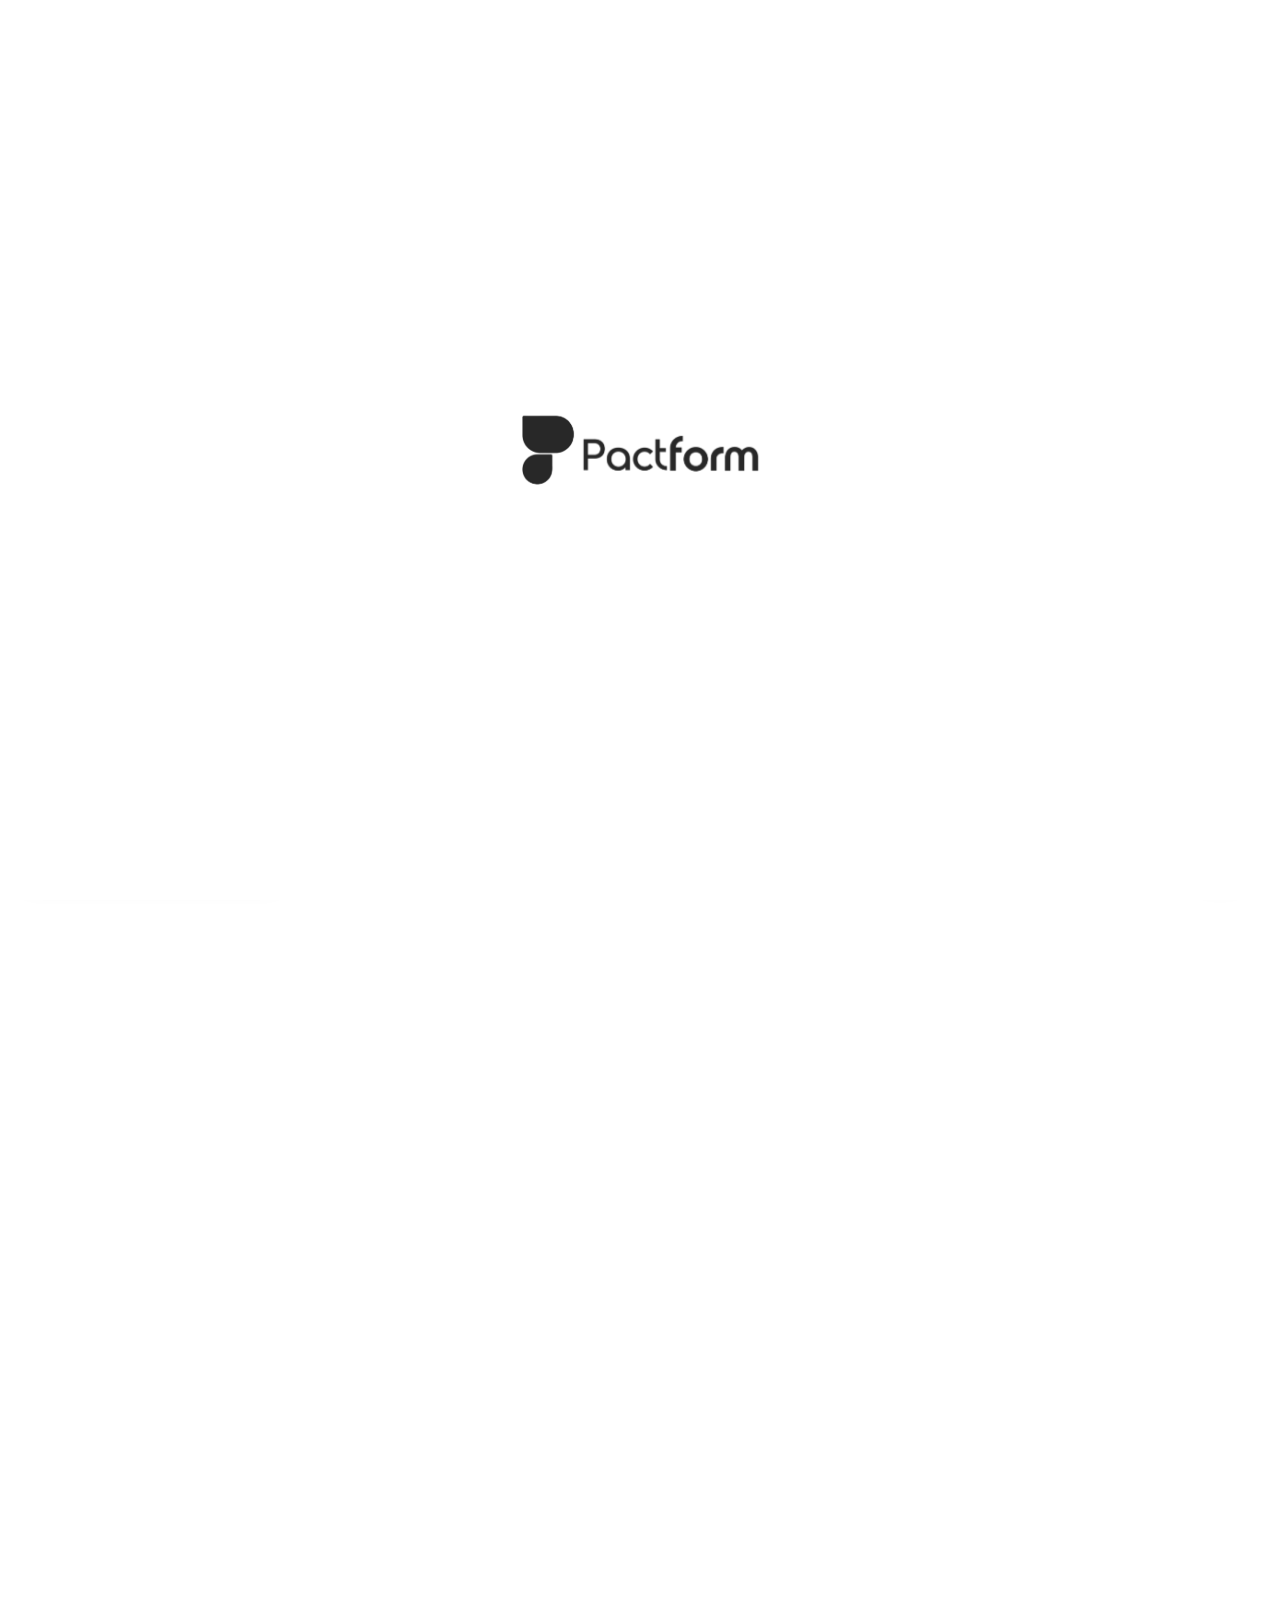
<file: category.html>
<!DOCTYPE html>
<html lang="en">
<head>
    <meta charset="UTF-8">
    <meta name="viewport" content="width=device-width, initial-scale=1.0">
    <title>Pactform - Collection</title>
    <link rel="stylesheet" href="global.css">
    <link rel="stylesheet" href="category.css">
    <link rel="stylesheet" href="preloader.css">
</head>
<body>

    <!-- Site Preloader: icon appears first, then the wordmark letters reveal -->
    <div class="site-preloader" id="site-preloader">
        <div class="preloader-logo-wrap">
            <img class="preloader-logo-icon" src="logo_pactform.png" alt="" aria-hidden="true">
            <img class="preloader-logo-full" src="logo_pactform.png" alt="Pactform">
        </div>
    </div>
    <script src="preloader.js"></script>

    <header>
        <div class="container header-inner">
            <div class="logo"><a href="index.html"><img src="logo_pactform.png" alt="Pactform" class="logo-img"></a></div>
            <nav id="main-nav">
                <ul>
                    <li><a href="about.html">about</a></li>
                    <li><a href="collection.html" class="active-link">collections</a></li>
                    <li><a href="custom.html">custom</a></li>
                    <li><a href="shipping.html">shipping</a></li>
                    <li><a href="projects.html">projects</a></li>
                                    <li class="nav-list-item"><button class="btn btn-primary" id="toggle-list-btn-mobile">Your list</button></li>
                </ul>
            </nav>
            <div class="header-actions">
                <button class="btn btn-secondary" id="toggle-list-btn">Your list</button>
            </div>
        </div>
    </header>

    <button class="nav-toggle" id="nav-toggle" aria-label="Toggle menu" aria-expanded="false" aria-controls="main-nav">
        <span></span><span></span><span></span>
    </button>
    <div class="nav-overlay hidden" id="nav-overlay"></div>
    <script>
        document.addEventListener('DOMContentLoaded', () => {
            const navToggle = document.getElementById('nav-toggle');
            const mainNav = document.getElementById('main-nav');
            const navOverlay = document.getElementById('nav-overlay');
            if (!navToggle || !mainNav || !navOverlay) return;
            function openNav() {
                mainNav.classList.add('open');
                navToggle.classList.add('open');
                navToggle.setAttribute('aria-expanded', 'true');
                navOverlay.classList.remove('hidden');
                requestAnimationFrame(() => navOverlay.classList.add('visible'));
            }
            window.__pactformCloseNav = null;
            function closeNav() {
                mainNav.classList.remove('open');
                navToggle.classList.remove('open');
                navToggle.setAttribute('aria-expanded', 'false');
                navOverlay.classList.remove('visible');
                setTimeout(() => navOverlay.classList.add('hidden'), 300);
            }
            window.__pactformCloseNav = closeNav;
            navToggle.addEventListener('click', () => mainNav.classList.contains('open') ? closeNav() : openNav());
            navOverlay.addEventListener('click', closeNav);
            mainNav.querySelectorAll('a').forEach(a => a.addEventListener('click', closeNav));
            window.addEventListener('keydown', (e) => { if (e.key === 'Escape') closeNav(); });
        });
    </script>


    <main class="container">
        <div class="page-header category-header">
            <p class="subtext" id="cat-subtext">The piece your guest judges first and remembers least. It has to be right.</p>
            <h1 id="cat-title">Dining chairs</h1>
            <p style="max-width: 700px;" id="cat-intro">These are built for the sort of week that would finish an ordinary dining chair. Pick a look, pick a material, and we'll take it from there.</p>
        </div>

        <section class="filters-section">
            <div class="filter-group">
                <p class="filter-label">Materials</p>
                <div class="tag-pill-row" id="materials-filters"></div>
            </div>
            <div class="filter-group">
                <p class="filter-label">Interior style</p>
                <div class="tag-pill-row" id="styles-filters"></div>
            </div>
            <div class="filter-meta">
                <span class="filter-count" id="filter-count"></span>
                <button class="clear-filters hidden" id="clear-filters">Clear all</button>
            </div>
        </section>

        <section class="product-showcase">
            <div class="placeholder category-carousel-container" id="big-carousel">
                <button class="carousel-arrow" id="prev-slide" aria-label="Previous image">&lt;</button>
                <span class="img-label carousel-img-label" id="carousel-img-label"></span>
                <div class="carousel-overlay">
                    <h3 id="carousel-product-name">[SELECTED PRODUCT NAME]</h3>
                    <p id="carousel-caption"></p>
                </div>
                <button class="carousel-arrow" id="next-slide" aria-label="Next image">&gt;</button>
            </div>
            <div class="carousel-dots" id="carousel-dots"></div>
        </section>

        <section class="product-info" id="product-info">
            <h2 id="product-name">[PRODUCT NAME]</h2>
            <div class="tag-pill-row" id="product-tags"></div>
            <p id="product-desc"></p>
            <div class="spec-table">
                <div class="spec-row"><div class="spec-label">Rough dimensions</div><div class="spec-value" id="spec-dims"></div></div>
                <div class="spec-row"><div class="spec-label">Materials</div><div class="spec-value" id="spec-materials"></div></div>
                <div class="spec-row"><div class="spec-label">Good for</div><div class="spec-value" id="spec-goodfor"></div></div>
            </div>
            <div class="product-actions">
                <button class="btn btn-primary" id="add-to-list-btn">Add to list</button>
                <a href="#" class="btn btn-secondary">Ask about this piece</a>
            </div>
        </section>

        <section class="thumbnail-section">
            <div class="thumbnail-row" id="thumbnail-row"></div>
            <p class="empty-state hidden" id="empty-state">No pieces match these filters yet. <button class="link-btn" id="empty-clear">Clear filters</button></p>
        </section>

        <section class="custom-section custom-teaser-small">
            <h2>Sometimes the perfect piece doesn't exist yet</h2>
            <p class="section-intro">Found a chair online? Saved an Instagram post? Spotted a hotel lobby while travelling? Take a screenshot and send it over.</p>
            <div class="custom-buttons">
                <a href="custom.html" class="btn btn-primary">Show me custom work</a>
                <a href="projects.html" class="btn btn-secondary">Start a project</a>
            </div>
        </section>
    </main>

    <footer>
        <div class="container footer-grid">
            <div class="footer-info">
                <img src="logo_pactform.png" alt="Pactform" class="logo-img footer-logo-img">
                <p>Commercial contract furniture for restaurants, hotels, and hospitality.</p>
                <p class="footer-sub">Sourcing, Engineering, Procurement &amp; Logistics Support.</p>
            </div>

            <div class="footer-col">
                <h5>Company</h5>
                <ul>
                    <li><a href="about.html">About</a></li>
                    <li><a href="projects.html">Projects</a></li>
                    <li><a href="custom.html">Custom</a></li>
                    <li><a href="shipping.html">Shipping</a></li>
                </ul>
            </div>

            <div class="footer-col">
                <h5>Collections</h5>
                <ul>
                    <li><a href="collection.html">All collections</a></li>
                    <li><a href="category.html?category=commercial">Commercial</a></li>
                    <li><a href="category.html?category=outdoor">Outdoor</a></li>
                    <li><a href="category.html?category=office">Office</a></li>
                    <li><a href="category.html?category=dining-chairs">Dining chairs</a></li>
                    <li><a href="category.html?category=bar-stools">Bar stools</a></li>
                    <li><a href="category.html?category=booth-seating">Booth seating</a></li>
                    <li><a href="category.html?category=tables">Tables</a></li>
                </ul>
            </div>

            <div class="footer-col footer-contact">
                <h5>Get in touch</h5>
                <p class="footer-sub">Whether you're collecting ideas or ready to order, we'd like to hear about your project.</p>
                <a href="#" class="btn btn-primary">Contact Sales</a>
            </div>
        </div>
        <div class="container footer-bottom">
            <p>&copy; 2026 Pactform. All rights reserved.</p>
        </div>
    </footer>

    <!-- Sticky Get Product Updates -->
    <a href="#" class="updates-sticky" aria-label="Get Product Updates">
        <svg xmlns="http://www.w3.org/2000/svg" viewBox="0 0 24 24" width="20" height="20" fill="none" stroke-width="2" stroke-linecap="round" stroke-linejoin="round"><path d="M18 8a6 6 0 0 0-12 0c0 7-3 9-3 9h18s-3-2-3-9"/><path d="M13.73 21a2 2 0 0 1-3.46 0"/></svg>
        <span>Get Product Updates</span>
    </a>

    <a href="https://wa.me/62xxxxxxxxxx" class="whatsapp-sticky" aria-label="Chat on WhatsApp" target="_blank" rel="noopener noreferrer">
        <svg xmlns="http://www.w3.org/2000/svg" viewBox="0 0 640 640" width="34" height="34" fill="currentColor">
            <!--!Font Awesome Free v7.3.1 by @fontawesome - https://fontawesome.com License - https://fontawesome.com/license/free Copyright 2026 Fonticons, Inc.-->
            <path d="M476.9 161.1C435 119.1 379.2 96 319.9 96C197.5 96 97.9 195.6 97.9 318C97.9 357.1 108.1 395.3 127.5 429L96 544L213.7 513.1C246.1 530.8 282.6 540.1 319.8 540.1L319.9 540.1C442.2 540.1 544 440.5 544 318.1C544 258.8 518.8 203.1 476.9 161.1zM319.9 502.7C286.7 502.7 254.2 493.8 225.9 477L219.2 473L149.4 491.3L168 423.2L163.6 416.2C145.1 386.8 135.4 352.9 135.4 318C135.4 216.3 218.2 133.5 320 133.5C369.3 133.5 415.6 152.7 450.4 187.6C485.2 222.5 506.6 268.8 506.5 318.1C506.5 419.9 421.6 502.7 319.9 502.7zM421.1 364.5C415.6 361.7 388.3 348.3 383.2 346.5C378.1 344.6 374.4 343.7 370.7 349.3C367 354.9 356.4 367.3 353.1 371.1C349.9 374.8 346.6 375.3 341.1 372.5C308.5 356.2 287.1 343.4 265.6 306.5C259.9 296.7 271.3 297.4 281.9 276.2C283.7 272.5 282.8 269.3 281.4 266.5C280 263.7 268.9 236.4 264.3 225.3C259.8 214.5 255.2 216 251.8 215.8C248.6 215.6 244.9 215.6 241.2 215.6C237.5 215.6 231.5 217 226.4 222.5C221.3 228.1 207 241.5 207 268.8C207 296.1 226.9 322.5 229.6 326.2C232.4 329.9 268.7 385.9 324.4 410C359.6 425.2 373.4 426.5 391 423.9C401.7 422.3 423.8 410.5 428.4 397.5C433 384.5 433 373.4 431.6 371.1C430.3 368.6 426.6 367.2 421.1 364.5z"/>
        </svg>
    </a>

    <div class="drawer-overlay hidden" id="drawer-overlay"></div>
    <div class="your-list-modal hidden" id="list-modal">
        <div class="modal-header">
            <h3>Your list</h3>
            <button class="close-btn" id="close-modal-btn" aria-label="Close">&times;</button>
        </div>
        <div class="modal-body">
            <div class="list-items" id="list-items"></div>
        </div>
        <div class="modal-actions">
            <a href="#" class="btn btn-primary">Send to WhatsApp</a>
            <button class="btn btn-secondary">Download PDF</button>
            <button class="btn btn-secondary" id="copy-link-btn">Copy share link</button>
        </div>
    </div>

    <script>
    document.addEventListener('DOMContentLoaded', () => {

        // ---------- Data ----------
        const MATERIALS = [
            { id: 'rattan', label: 'Rattan' },
            { id: 'solid-timber', label: 'Solid timber' },
            { id: 'plywood', label: 'Plywood' },
            { id: 'steel', label: 'Steel' },
            { id: 'aluminium', label: 'Aluminium' },
            { id: 'upholstered', label: 'Upholstered' },
            { id: 'stone-top', label: 'Stone top' },
            { id: 'laminate', label: 'Laminate' }
        ];
        const STYLES = [
            { id: 'scandinavian', label: 'Scandinavian' },
            { id: 'industrial', label: 'Industrial' },
            { id: 'mid-century', label: 'Mid-century' },
            { id: 'tropical', label: 'Tropical' },
            { id: 'minimal', label: 'Minimal' },
            { id: 'classic', label: 'Classic' }
        ];

        const CATEGORIES = {
            'commercial': { name: 'Commercial', subtext: "General-purpose seating and tables built for high-traffic, everyday commercial use.", intro: "For restaurants, cafes and function rooms that need consistency across a large order â€” pieces that hold up daily and match perfectly if you need more." },
            'outdoor': { name: 'Outdoor', subtext: "Weatherproof by design, for terraces, pool decks and al fresco dining.", intro: "Built to handle sun, rain and salt air without losing shape or finish." },
            'office': { name: 'Office', subtext: "From reception to boardroom, seating and tables suited to a working day.", intro: "Comfortable enough for long meetings, durable enough for daily rotation." },
            'dining-chairs': { name: 'Dining chairs', subtext: "The piece your guest judges first and remembers least. It has to be right.", intro: "These are built for the sort of week that would finish an ordinary dining chair. Pick a look, pick a material, and we'll take it from there." },
            'bar-stools': { name: 'Bar stools', subtext: "For counters, bars and high tables that see a full shift on their feet.", intro: "Stackable and non-stackable options, built to the height and durability standards a bar service demands." },
            'booth-seating': { name: 'Booth seating', subtext: "Fixed and modular booths for restaurants, cafes and hotel dining rooms.", intro: "Upholstered to commercial fire-safety standards, and built to order for your floor plan." },
            'tables': { name: 'Tables', subtext: "The anchor piece of any dining, meeting or lounge space.", intro: "From coffee tables to communal dining tables â€” plus legs and tops available separately." }
        };

        const PRODUCTS = [
            { slug: 'oslo-dining-chair', category: 'dining-chairs', name: 'Oslo Dining Chair', materials: ['rattan', 'steel'], styles: ['industrial', 'scandinavian'], badges: ['Rattan', 'Steel', 'Industrial', 'Stackable'], desc: "A light, stackable frame that holds its own through a full dinner service. The woven back keeps air moving on warm nights, and the powder-coated frame shrugs off the odd knock.", dims: 'approx. W450 x D520 x H820 mm, seat height approx. 450 mm', materialsText: 'Hand-woven rattan seat and back, powder-coated steel frame', goodFor: 'Restaurants, cafes, indoor dining, covered terraces' },
            { slug: 'helsinki-side-chair', category: 'dining-chairs', name: 'Helsinki Side Chair', materials: ['solid-timber'], styles: ['scandinavian', 'minimal'], badges: ['Solid timber', 'Minimal', 'Non-stacking'], desc: "A quiet, upright chair for rooms where the furniture shouldn't compete with the plate. Finished by hand, joint by joint.", dims: 'approx. W440 x D500 x H800 mm, seat height approx. 460 mm', materialsText: 'Solid ash frame, natural oil finish', goodFor: 'Fine dining, private dining rooms' },
            { slug: 'marrakech-rattan-chair', category: 'dining-chairs', name: 'Marrakech Rattan Chair', materials: ['rattan'], styles: ['tropical'], badges: ['Rattan', 'Tropical', 'Handwoven'], desc: "Fully hand-woven, front to back, by makers who've done little else for twenty years. Built for rooms that are outdoors as often as in.", dims: 'approx. W460 x D540 x H830 mm, seat height approx. 450 mm', materialsText: 'Fully hand-woven rattan, solid timber legs', goodFor: 'Resorts, poolside dining, tropical interiors' },
            { slug: 'bolt-steel-chair', category: 'dining-chairs', name: 'Bolt Steel Chair', materials: ['steel', 'upholstered'], styles: ['industrial', 'mid-century'], badges: ['Steel', 'Upholstered', 'Stackable'], desc: "Built for the sections that turn tables fastest. A steel frame that stacks four high, with just enough padding to keep guests around for dessert.", dims: 'approx. W430 x D500 x H810 mm, seat height approx. 440 mm', materialsText: 'Powder-coated steel frame, upholstered seat pad', goodFor: 'High-turnover dining, cafes, canteens' },

            { slug: 'copenhagen-armchair', category: 'office', name: 'Copenhagen Armchair', materials: ['solid-timber'], styles: ['scandinavian'], badges: ['Solid timber', 'Scandinavian'], desc: "A general-purpose armchair with enough presence for a lobby and enough restraint for a meeting room.", dims: 'approx. W560 x D560 x H780 mm, seat height approx. 440 mm', materialsText: 'Solid oak frame, natural finish', goodFor: 'Lobbies, waiting areas, meeting rooms' },
            { slug: 'riva-stack-chair', category: 'commercial', name: 'Riva Stack Chair', materials: ['steel'], styles: ['industrial'], badges: ['Steel', 'Industrial', 'Stackable'], desc: "The chair you order two hundred of. Stacks eight high, stores flat, and shows no wear after a season of daily use.", dims: 'approx. W440 x D500 x H800 mm, seat height approx. 450 mm', materialsText: 'Powder-coated steel, moulded seat', goodFor: 'Function rooms, canteens, event spaces' },

            { slug: 'lagoon-lounge-chair', category: 'outdoor', name: 'Lagoon Lounge Chair', materials: ['rattan'], styles: ['tropical'], badges: ['Rattan', 'Tropical'], desc: "A low, deep chair built for terraces and poolside bars. Weather-resistant weave over a hardwood frame.", dims: 'approx. W700 x D800 x H750 mm, seat height approx. 380 mm', materialsText: 'Weather-resistant synthetic rattan, hardwood frame', goodFor: 'Pool decks, resort lobbies, outdoor lounges' },
            { slug: 'wren-lounge-chair', category: 'commercial', name: 'Wren Lounge Chair', materials: ['upholstered'], styles: ['mid-century'], badges: ['Upholstered', 'Mid-century'], desc: "A hotel-lobby classic, reupholstered in commercial-grade fabric on a steel base rated for daily use.", dims: 'approx. W720 x D780 x H720 mm, seat height approx. 400 mm', materialsText: 'Performance fabric upholstery, powder-coated steel base', goodFor: 'Hotel lobbies, bars, breakout lounges' },

            { slug: 'pebble-coffee-table', category: 'tables', name: 'Pebble Coffee Table', materials: ['stone-top'], styles: ['minimal'], badges: ['Stone top', 'Minimal'], desc: "A honed stone top on a low steel base â€” heavy enough to stay put, simple enough to disappear into the room.", dims: 'approx. W900 x D500 x H360 mm', materialsText: 'Honed stone top, powder-coated steel base', goodFor: 'Lounges, lobbies, bar seating' },
            { slug: 'foundry-coffee-table', category: 'tables', name: 'Foundry Coffee Table', materials: ['steel'], styles: ['industrial'], badges: ['Steel', 'Industrial'], desc: "A stacked steel frame with a reinforced top, built to take feet, trays and the odd spilled drink.", dims: 'approx. W1000 x D550 x H380 mm', materialsText: 'Powder-coated steel frame and top', goodFor: 'Bars, breakout areas, waiting rooms' },

            { slug: 'camber-dining-table', category: 'tables', name: 'Camber Dining Table', materials: ['solid-timber'], styles: ['scandinavian'], badges: ['Solid timber', 'Scandinavian'], desc: "A communal dining table with a gently curved edge, sized to order from two-tops through to long-form seating.", dims: 'approx. W1600 x D850 x H750 mm (custom sizing available)', materialsText: 'Solid ash top, solid timber legs', goodFor: 'Restaurants, communal dining, private dining rooms' },
            { slug: 'union-table', category: 'tables', name: 'Union Table', materials: ['laminate'], styles: ['industrial'], badges: ['Laminate', 'Industrial'], desc: "A hard-wearing laminate top on a bolt-together steel base, built to move if your floor plan does.", dims: 'approx. W1200 x D700 x H750 mm', materialsText: 'High-pressure laminate top, steel base', goodFor: 'Cafes, canteens, fast-turn dining' },

            { slug: 'baltic-table-top', category: 'tables', name: 'Baltic Table Top', materials: ['solid-timber'], styles: ['scandinavian'], badges: ['Solid timber', 'Sold separately'], desc: "A solid-edge table top, sold on its own so you can standardise a base finish and swap tops as designs change.", dims: 'approx. W1200 x D700 x H30 mm', materialsText: 'Solid ash, natural oil finish', goodFor: 'Custom table builds, mixed-finish dining rooms' },
            { slug: 'girder-leg-set', category: 'tables', name: 'Girder Table Leg Set', materials: ['steel'], styles: ['industrial'], badges: ['Steel', 'Sold separately'], desc: "A bolt-together steel leg set rated for commercial dining tables, sold independently of the top.", dims: 'approx. H750 mm, adjustable feet', materialsText: 'Powder-coated steel', goodFor: 'Custom table builds, high-traffic dining rooms' },

            { slug: 'anchor-bar-stool', category: 'bar-stools', name: 'Anchor Bar Stool', materials: ['steel', 'upholstered'], styles: ['industrial'], badges: ['Steel', 'Upholstered', 'Stackable'], desc: "A counter-height stool with a padded seat and a frame built to be pulled in and out a hundred times a shift.", dims: 'approx. W400 x D400 x H750 mm, seat height approx. 760 mm', materialsText: 'Powder-coated steel frame, upholstered seat pad', goodFor: 'Bars, high tables, counter seating' },
            { slug: 'reed-rattan-stool', category: 'bar-stools', name: 'Reed Rattan Stool', materials: ['rattan'], styles: ['tropical', 'minimal'], badges: ['Rattan', 'Tropical'], desc: "A light, hand-woven stool for bars that lean tropical or minimal rather than industrial.", dims: 'approx. W380 x D380 x H720 mm', materialsText: 'Hand-woven rattan, solid timber legs', goodFor: 'Resort bars, poolside counters' },

            { slug: 'harbor-booth', category: 'booth-seating', name: 'Harbor Booth', materials: ['upholstered'], styles: ['mid-century'], badges: ['Upholstered', 'Fire-rated foam'], desc: "A fixed banquette booth, upholstered to commercial fire-safety standards and built to your floor plan's exact run.", dims: 'approx. W1800 x D700 x H1100 mm (custom sizing available)', materialsText: 'Performance vinyl upholstery, fire-rated foam, plywood frame', goodFor: 'Restaurants, diners, banquette seating' },
            { slug: 'corner-booth-modular', category: 'booth-seating', name: 'Corner Booth Modular', materials: ['upholstered'], styles: ['industrial'], badges: ['Upholstered', 'Modular'], desc: "Modular booth sections that combine into straight runs, corners or full enclosures depending on the room.", dims: 'approx. modular units, W900 x D700 x H1100 mm each', materialsText: 'Commercial-grade upholstery, steel-reinforced frame', goodFor: 'Cafes, bars, flexible dining layouts' }
        ];

        // ---------- State ----------
        const params = new URLSearchParams(window.location.search);
        let currentCategory = CATEGORIES[params.get('category')] ? params.get('category') : 'dining-chairs';
        const activeMaterials = new Set((params.get('materials') || '').split(',').filter(Boolean));
        const activeStyles = new Set((params.get('styles') || '').split(',').filter(Boolean));
        let currentProduct = null;
        let currentSlide = 0;
        let currentSlides = [];

        // ---------- Elements ----------
        const catTitle = document.getElementById('cat-title');
        const catSubtext = document.getElementById('cat-subtext');
        const catIntro = document.getElementById('cat-intro');
        const materialsFilterEl = document.getElementById('materials-filters');
        const stylesFilterEl = document.getElementById('styles-filters');
        const filterCountEl = document.getElementById('filter-count');
        const clearFiltersBtn = document.getElementById('clear-filters');
        const bigCarousel = document.getElementById('big-carousel');
        const carouselImgLabel = document.getElementById('carousel-img-label');
        const carouselProductName = document.getElementById('carousel-product-name');
        const carouselCaption = document.getElementById('carousel-caption');
        const carouselDots = document.getElementById('carousel-dots');
        const productInfo = document.getElementById('product-info');
        const productName = document.getElementById('product-name');
        const productTags = document.getElementById('product-tags');
        const productDesc = document.getElementById('product-desc');
        const specDims = document.getElementById('spec-dims');
        const specMaterials = document.getElementById('spec-materials');
        const specGoodfor = document.getElementById('spec-goodfor');
        const thumbnailRow = document.getElementById('thumbnail-row');
        const emptyState = document.getElementById('empty-state');
        const productShowcase = document.querySelector('.product-showcase');
        const addToListBtn = document.getElementById('add-to-list-btn');

        // ---------- Render: page header ----------
        function renderHeader() {
            const cat = CATEGORIES[currentCategory];
            catTitle.textContent = cat.name;
            catSubtext.textContent = cat.subtext;
            catIntro.textContent = cat.intro;
            document.title = 'Pactform - ' + cat.name;
        }

        // ---------- Render: filters ----------
        function renderFilterGroup(container, options, activeSet) {
            container.innerHTML = '';
            options.forEach(opt => {
                const btn = document.createElement('button');
                btn.className = 'tag-pill';
                btn.type = 'button';
                btn.textContent = opt.label;
                btn.dataset.id = opt.id;
                const isActive = activeSet.has(opt.id);
                btn.classList.toggle('active', isActive);
                btn.setAttribute('aria-pressed', isActive ? 'true' : 'false');
                btn.addEventListener('click', () => {
                    if (activeSet.has(opt.id)) { activeSet.delete(opt.id); } else { activeSet.add(opt.id); }
                    renderFilterGroup(container, options, activeSet);
                    onFiltersChanged();
                });
                container.appendChild(btn);
            });
        }

        function updateFilterMeta() {
            const count = activeMaterials.size + activeStyles.size;
            filterCountEl.textContent = count > 0 ? (count + ' filter' + (count > 1 ? 's' : '') + ' active') : '';
            clearFiltersBtn.classList.toggle('hidden', count === 0);
        }

        function clearAllFilters() {
            activeMaterials.clear();
            activeStyles.clear();
            renderFilterGroup(materialsFilterEl, MATERIALS, activeMaterials);
            renderFilterGroup(stylesFilterEl, STYLES, activeStyles);
            onFiltersChanged();
        }
        clearFiltersBtn.addEventListener('click', clearAllFilters);

        // ---------- Product filtering ----------
        function getFilteredProducts() {
            return PRODUCTS.filter(p => {
                if (p.category !== currentCategory) return false;
                if (activeMaterials.size && ![...activeMaterials].every(m => p.materials.includes(m))) return false;
                if (activeStyles.size && ![...activeStyles].every(s => p.styles.includes(s))) return false;
                return true;
            });
        }

        function onFiltersChanged() {
            updateFilterMeta();
            const filtered = getFilteredProducts();
            renderThumbnails(filtered);
            if (filtered.length === 0) {
                productShowcase.classList.add('hidden');
                productInfo.classList.add('hidden');
                emptyState.classList.remove('hidden');
            } else {
                productShowcase.classList.remove('hidden');
                productInfo.classList.remove('hidden');
                emptyState.classList.add('hidden');
                const stillValid = currentProduct && filtered.some(p => p.slug === currentProduct.slug);
                selectProduct(stillValid ? currentProduct.slug : filtered[0].slug);
            }
            updateUrl();
        }
        document.getElementById('empty-clear').addEventListener('click', clearAllFilters);

        // ---------- Thumbnails ----------
        function renderThumbnails(list) {
            thumbnailRow.innerHTML = '';
            list.forEach(p => {
                const thumb = document.createElement('button');
                thumb.className = 'thumbnail';
                thumb.type = 'button';
                thumb.classList.toggle('selected', currentProduct && currentProduct.slug === p.slug);
                thumb.innerHTML = '<div class="placeholder img-box thumbnail-photo"><span class="img-label">' + p.name + '</span></div>' +
                    '<h5>' + p.name + '</h5>' +
                    '<p class="thumbnail-tags">' + p.badges.slice(0, 2).join(' Â· ') + '</p>';
                thumb.addEventListener('click', () => selectProduct(p.slug));
                thumbnailRow.appendChild(thumb);
            });
        }

        // ---------- Slides ----------
        function buildSlides(product) {
            const shots = ['front', 'side', 'back', 'detail'];
            const settings = ['a restaurant', 'a cafe', 'a hotel lobby', 'an office'];
            const slides = [];
            shots.forEach((shot, i) => slides.push({ label: 'PRODUCT PHOTO â€” ' + product.name + ' (' + (i + 1) + '/4)', caption: 'Product photography on plain ground â€” ' + shot + ' view.' }));
            settings.forEach((setting, i) => slides.push({ label: 'INTERIOR â€” ' + product.name + ' (' + (i + 1) + '/4)', caption: 'Visualised in ' + setting + '.' }));
            return slides;
        }

        function renderCarousel() {
            carouselDots.innerHTML = '';
            currentSlides.forEach((_, i) => {
                const dot = document.createElement('div');
                dot.classList.add('dot');
                if (i === currentSlide) dot.classList.add('active');
                dot.addEventListener('click', () => { currentSlide = i; updateCarousel(); });
                carouselDots.appendChild(dot);
            });
            updateCarousel();
        }

        function updateCarousel() {
            const slide = currentSlides[currentSlide];
            carouselImgLabel.textContent = slide.label;
            carouselProductName.textContent = currentProduct.name;
            carouselCaption.textContent = slide.caption;
            document.querySelectorAll('#carousel-dots .dot').forEach((dot, i) => dot.classList.toggle('active', i === currentSlide));
        }

        document.getElementById('prev-slide').addEventListener('click', () => {
            currentSlide = (currentSlide - 1 + currentSlides.length) % currentSlides.length;
            updateCarousel();
        });
        document.getElementById('next-slide').addEventListener('click', () => {
            currentSlide = (currentSlide + 1) % currentSlides.length;
            updateCarousel();
        });

        // Touch swipe support (mobile / tablet)
        let catTouchStartX = 0;
        let catTouchStartY = 0;
        let catTouchActive = false;
        bigCarousel.addEventListener('touchstart', (e) => {
            catTouchStartX = e.changedTouches[0].clientX;
            catTouchStartY = e.changedTouches[0].clientY;
            catTouchActive = true;
        }, { passive: true });
        bigCarousel.addEventListener('touchend', (e) => {
            if (!catTouchActive) return;
            catTouchActive = false;
            const dx = e.changedTouches[0].clientX - catTouchStartX;
            const dy = e.changedTouches[0].clientY - catTouchStartY;
            if (Math.abs(dx) > 40 && Math.abs(dx) > Math.abs(dy)) {
                currentSlide = dx < 0
                    ? (currentSlide + 1) % currentSlides.length
                    : (currentSlide - 1 + currentSlides.length) % currentSlides.length;
                updateCarousel();
            }
        }, { passive: true });

        // ---------- Product selection ----------
        function selectProduct(slug) {
            currentProduct = PRODUCTS.find(p => p.slug === slug);
            currentSlide = 0;
            currentSlides = buildSlides(currentProduct);
            renderCarousel();

            productName.textContent = currentProduct.name;
            productDesc.textContent = currentProduct.desc;
            specDims.textContent = currentProduct.dims;
            specMaterials.textContent = currentProduct.materialsText;
            specGoodfor.textContent = currentProduct.goodFor;
            productTags.innerHTML = currentProduct.badges.map(b => '<span class="tag-pill static">' + b + '</span>').join('');

            document.querySelectorAll('.thumbnail').forEach(t => t.classList.remove('selected'));
            renderThumbnails(getFilteredProducts());
            updateUrl();
        }

        // ---------- Add to list ----------
        const listItems = [
            { name: '[PRODUCT NAME] x24', meta: 'Rattan / natural â€” approx. W450 D520 H820' },
            { name: '[PRODUCT NAME] x8', meta: 'Solid oak / black steel â€” approx. W1400 D700 H750' },
            { name: '[PRODUCT NAME] x12', meta: 'Powder-coated steel â€” approx. W400 D400 H650' }
        ];
        const trashIcon = '<svg viewBox="0 0 24 24" width="16" height="16" fill="none" stroke="currentColor" stroke-width="2" stroke-linecap="round" stroke-linejoin="round"><path d="M4 7h16"/><path d="M9 7V4h6v3"/><path d="M6 7l1 13a2 2 0 0 0 2 2h6a2 2 0 0 0 2-2l1-13"/><path d="M10 11v6"/><path d="M14 11v6"/></svg>';
        const listItemsEl = document.getElementById('list-items');
        function renderListItems() {
            if (listItems.length === 0) {
                listItemsEl.innerHTML = '<p class="list-empty">Your list is empty.</p>';
                return;
            }
            listItemsEl.innerHTML = listItems.map((item, i) =>
                '<div class="list-item" data-index="' + i + '"><div class="list-item-main"><h4>' + item.name + '</h4><p>' + item.meta + '</p></div>' +
                '<button class="remove-item-btn" data-index="' + i + '" aria-label="Remove ' + item.name + '">' + trashIcon + '</button></div>'
            ).join('');
        }
        renderListItems();

        listItemsEl.addEventListener('click', (e) => {
            const btn = e.target.closest('.remove-item-btn');
            if (!btn) return;
            const index = Number(btn.dataset.index);
            const row = btn.closest('.list-item');
            row.classList.add('removing');
            setTimeout(() => {
                listItems.splice(index, 1);
                renderListItems();
            }, 200);
        });

        addToListBtn.addEventListener('click', () => {
            listItems.unshift({ name: currentProduct.name, meta: currentProduct.materialsText });
            renderListItems();
            const original = addToListBtn.textContent;
            addToListBtn.textContent = 'Added âœ“';
            setTimeout(() => { addToListBtn.textContent = original; }, 1200);
            openDrawer();
        });

        // ---------- URL sync ----------
        function updateUrl() {
            const p = new URLSearchParams();
            p.set('category', currentCategory);
            if (activeMaterials.size) p.set('materials', [...activeMaterials].join(','));
            if (activeStyles.size) p.set('styles', [...activeStyles].join(','));
            if (currentProduct) p.set('product', currentProduct.slug);
            history.replaceState(null, '', '?' + p.toString());
        }

        // ---------- Drawer ----------
        const overlay = document.getElementById('drawer-overlay');
        const modal = document.getElementById('list-modal');
        const toggleListBtn = document.getElementById('toggle-list-btn');
        const closeModalBtn = document.getElementById('close-modal-btn');
        function openDrawer() { modal.classList.remove('hidden'); overlay.classList.add('visible'); overlay.classList.remove('hidden'); }
        function closeDrawer() { modal.classList.add('hidden'); overlay.classList.remove('visible'); }
        function toggleDrawer() { modal.classList.contains('hidden') ? openDrawer() : closeDrawer(); }
        toggleListBtn.addEventListener('click', toggleDrawer);
        const toggleListBtnMobile = document.getElementById('toggle-list-btn-mobile');
        if (toggleListBtnMobile) {
            toggleListBtnMobile.addEventListener('click', () => {
                if (window.__pactformCloseNav) window.__pactformCloseNav();
                toggleDrawer();
            });
        }
        closeModalBtn.addEventListener('click', closeDrawer);
        overlay.addEventListener('click', closeDrawer);

        const copyLinkBtn = document.getElementById('copy-link-btn');
        copyLinkBtn.addEventListener('click', () => {
            navigator.clipboard.writeText(window.location.href).then(() => {
                const original = copyLinkBtn.textContent;
                copyLinkBtn.textContent = 'Link copied';
                setTimeout(() => { copyLinkBtn.textContent = original; }, 1500);
            }).catch(() => {});
        });

        // ---------- Init ----------
        renderHeader();
        renderFilterGroup(materialsFilterEl, MATERIALS, activeMaterials);
        renderFilterGroup(stylesFilterEl, STYLES, activeStyles);
        updateFilterMeta();
        const initialFiltered = getFilteredProducts();
        renderThumbnails(initialFiltered);
        const urlProduct = params.get('product');
        const startSlug = (urlProduct && initialFiltered.some(p => p.slug === urlProduct)) ? urlProduct : (initialFiltered[0] && initialFiltered[0].slug);
        if (startSlug) {
            selectProduct(startSlug);
        } else {
            productShowcase.classList.add('hidden');
            productInfo.classList.add('hidden');
            emptyState.classList.remove('hidden');
        }
        updateUrl();
    });
    </script>
</body>
</html>
</file>
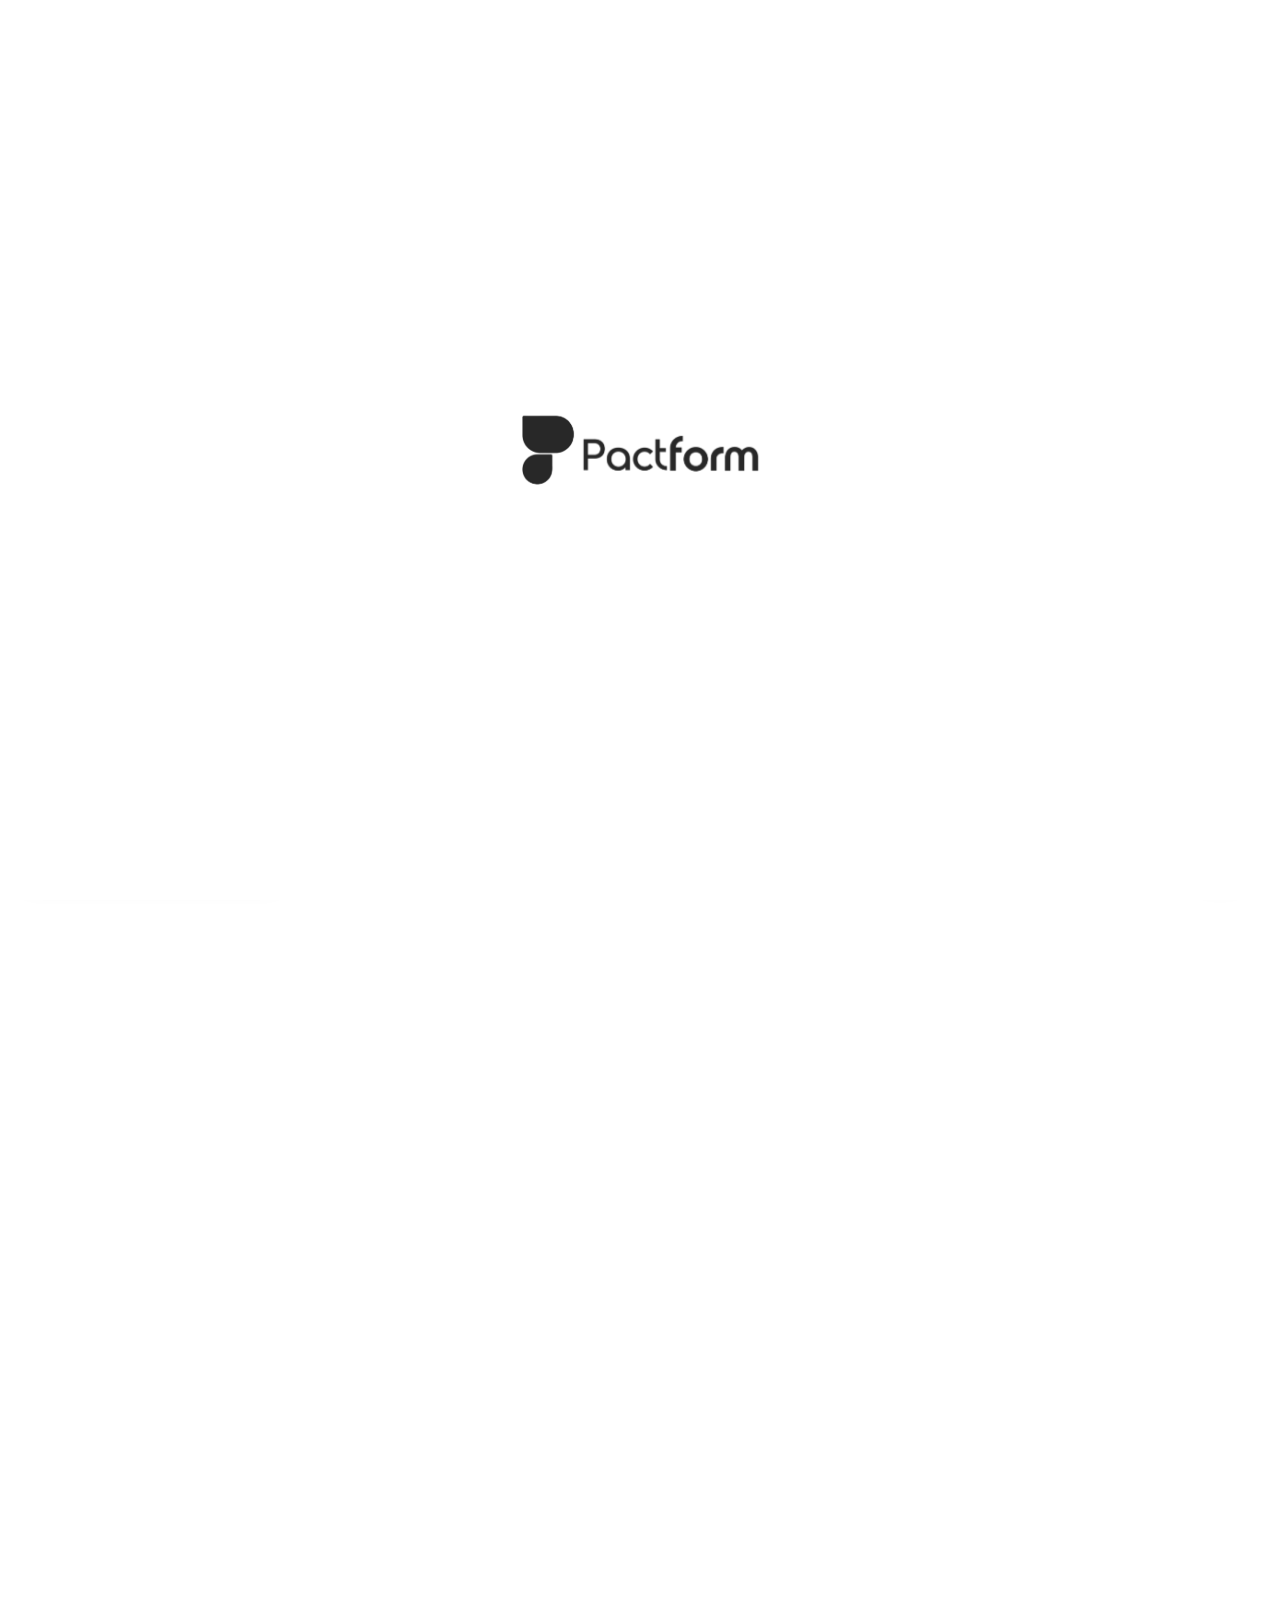
<file: collection.html>
<!DOCTYPE html>
<html lang="en">
<head>
    <meta charset="UTF-8">
    <meta name="viewport" content="width=device-width, initial-scale=1.0">
    <title>Pactform - Collection</title>
    <link rel="stylesheet" href="global.css">
    <link rel="stylesheet" href="collection.css">
    <link rel="stylesheet" href="preloader.css">
</head>
<body>

    <!-- Site Preloader: icon appears first, then the wordmark letters reveal -->
    <div class="site-preloader" id="site-preloader">
        <div class="preloader-logo-wrap">
            <img class="preloader-logo-icon" src="logo_pactform.png" alt="" aria-hidden="true">
            <img class="preloader-logo-full" src="logo_pactform.png" alt="Pactform">
        </div>
    </div>
    <script src="preloader.js"></script>

    <header>
        <div class="container header-inner">
            <div class="logo"><a href="index.html"><img src="logo_pactform.png" alt="Pactform" class="logo-img"></a></div>
            <nav id="main-nav">
                <ul>
                    <li><a href="about.html">about</a></li>
                    <li><a href="collection.html" class="active-link">collections</a></li>
                    <li><a href="custom.html">custom</a></li>
                    <li><a href="shipping.html">shipping</a></li>
                    <li><a href="projects.html">projects</a></li>
                                    <li class="nav-list-item"><button class="btn btn-primary" id="toggle-list-btn-mobile">Your list</button></li>
                </ul>
            </nav>
            <div class="header-actions">
                <button class="btn btn-secondary" id="toggle-list-btn">Your list</button>
            </div>
        </div>
    </header>

    <button class="nav-toggle" id="nav-toggle" aria-label="Toggle menu" aria-expanded="false" aria-controls="main-nav">
        <span></span><span></span><span></span>
    </button>
    <div class="nav-overlay hidden" id="nav-overlay"></div>
    <script>
        document.addEventListener('DOMContentLoaded', () => {
            const navToggle = document.getElementById('nav-toggle');
            const mainNav = document.getElementById('main-nav');
            const navOverlay = document.getElementById('nav-overlay');
            if (!navToggle || !mainNav || !navOverlay) return;
            function openNav() {
                mainNav.classList.add('open');
                navToggle.classList.add('open');
                navToggle.setAttribute('aria-expanded', 'true');
                navOverlay.classList.remove('hidden');
                requestAnimationFrame(() => navOverlay.classList.add('visible'));
            }
            window.__pactformCloseNav = null;
            function closeNav() {
                mainNav.classList.remove('open');
                navToggle.classList.remove('open');
                navToggle.setAttribute('aria-expanded', 'false');
                navOverlay.classList.remove('visible');
                setTimeout(() => navOverlay.classList.add('hidden'), 300);
            }
            window.__pactformCloseNav = closeNav;
            navToggle.addEventListener('click', () => mainNav.classList.contains('open') ? closeNav() : openNav());
            navOverlay.addEventListener('click', closeNav);
            mainNav.querySelectorAll('a').forEach(a => a.addEventListener('click', closeNav));
            window.addEventListener('keydown', (e) => { if (e.key === 'Escape') closeNav(); });
        });
    </script>


    <main class="container">
        <section class="collection-section">
            <h2>The collection</h2>
            <p class="section-intro">Seven categories, all built for commercial use. Have a look through.</p>

            <!--
                Taxonomy note: categories are now a mix of use-case (Commercial, Outdoor, Office) and
                furniture-type (Dining chairs, Bar stools, Booth seating, Tables) tiles, per the latest
                brief. They're kept as flat sibling tiles rather than nested, matching the wireframe.
            -->
            <div class="category-grid">
                <a href="category.html?category=commercial" class="category-card">
                    <div class="placeholder img-box category-photo" data-rotate>
                        <span class="img-label rotate-img active">PRODUCT PHOTO — commercial (1/3)</span>
                        <span class="img-label rotate-img">PRODUCT PHOTO — commercial (2/3)</span>
                        <span class="img-label rotate-img">PRODUCT PHOTO — commercial (3/3)</span>
                    </div>
                    <h4>Commercial</h4>
                    <p class="category-count">[N] designs</p>
                </a>

                <a href="category.html?category=outdoor" class="category-card">
                    <div class="placeholder img-box category-photo" data-rotate>
                        <span class="img-label rotate-img active">PRODUCT PHOTO — outdoor (1/3)</span>
                        <span class="img-label rotate-img">PRODUCT PHOTO — outdoor (2/3)</span>
                        <span class="img-label rotate-img">PRODUCT PHOTO — outdoor (3/3)</span>
                    </div>
                    <h4>Outdoor</h4>
                    <p class="category-count">[N] designs</p>
                </a>

                <a href="category.html?category=office" class="category-card">
                    <div class="placeholder img-box category-photo" data-rotate>
                        <span class="img-label rotate-img active">PRODUCT PHOTO — office (1/3)</span>
                        <span class="img-label rotate-img">PRODUCT PHOTO — office (2/3)</span>
                        <span class="img-label rotate-img">PRODUCT PHOTO — office (3/3)</span>
                    </div>
                    <h4>Office</h4>
                    <p class="category-count">[N] designs</p>
                </a>

                <a href="category.html?category=dining-chairs" class="category-card">
                    <div class="placeholder img-box category-photo" data-rotate>
                        <span class="img-label rotate-img active">PRODUCT PHOTO — dining chairs (1/3)</span>
                        <span class="img-label rotate-img">PRODUCT PHOTO — dining chairs (2/3)</span>
                        <span class="img-label rotate-img">PRODUCT PHOTO — dining chairs (3/3)</span>
                    </div>
                    <h4>Dining chairs</h4>
                    <p class="category-count">[N] designs</p>
                </a>

                <a href="category.html?category=bar-stools" class="category-card">
                    <div class="placeholder img-box category-photo" data-rotate>
                        <span class="img-label rotate-img active">PRODUCT PHOTO — bar stools (1/3)</span>
                        <span class="img-label rotate-img">PRODUCT PHOTO — bar stools (2/3)</span>
                        <span class="img-label rotate-img">PRODUCT PHOTO — bar stools (3/3)</span>
                    </div>
                    <h4>Bar stools</h4>
                    <p class="category-count">[N] designs</p>
                </a>

                <a href="category.html?category=booth-seating" class="category-card">
                    <div class="placeholder img-box category-photo" data-rotate>
                        <span class="img-label rotate-img active">PRODUCT PHOTO — booth seating (1/3)</span>
                        <span class="img-label rotate-img">PRODUCT PHOTO — booth seating (2/3)</span>
                        <span class="img-label rotate-img">PRODUCT PHOTO — booth seating (3/3)</span>
                    </div>
                    <h4>Booth seating</h4>
                    <p class="category-count">[N] designs</p>
                </a>

                <a href="category.html?category=tables" class="category-card">
                    <div class="placeholder img-box category-photo" data-rotate>
                        <span class="img-label rotate-img active">PRODUCT PHOTO — tables (1/3)</span>
                        <span class="img-label rotate-img">PRODUCT PHOTO — tables (2/3)</span>
                        <span class="img-label rotate-img">PRODUCT PHOTO — tables (3/3)</span>
                    </div>
                    <h4>Tables</h4>
                    <p class="category-count">[N] designs</p>
                </a>
            </div>
        </section>
    </main>

    <!-- Footer -->
    <footer>
        <div class="container footer-grid">
            <div class="footer-info">
                <img src="logo_pactform.png" alt="Pactform" class="logo-img footer-logo-img">
                <p>Commercial contract furniture for restaurants, hotels, and hospitality.</p>
                <p class="footer-sub">Sourcing, Engineering, Procurement &amp; Logistics Support.</p>
            </div>

            <div class="footer-col">
                <h5>Company</h5>
                <ul>
                    <li><a href="about.html">About</a></li>
                    <li><a href="projects.html">Projects</a></li>
                    <li><a href="custom.html">Custom</a></li>
                    <li><a href="shipping.html">Shipping</a></li>
                </ul>
            </div>

            <div class="footer-col">
                <h5>Collections</h5>
                <ul>
                    <li><a href="collection.html" class="footer-active-link">All collections</a></li>
                    <li><a href="category.html?category=commercial">Commercial</a></li>
                    <li><a href="category.html?category=outdoor">Outdoor</a></li>
                    <li><a href="category.html?category=office">Office</a></li>
                    <li><a href="category.html?category=dining-chairs">Dining chairs</a></li>
                    <li><a href="category.html?category=bar-stools">Bar stools</a></li>
                    <li><a href="category.html?category=booth-seating">Booth seating</a></li>
                    <li><a href="category.html?category=tables">Tables</a></li>
                </ul>
            </div>

            <div class="footer-col footer-contact">
                <h5>Get in touch</h5>
                <p class="footer-sub">Whether you're collecting ideas or ready to order, we'd like to hear about your project.</p>
                <a href="#" class="btn btn-primary">Contact Sales</a>
            </div>
        </div>
        <div class="container footer-bottom">
            <p>&copy; 2026 Pactform. All rights reserved.</p>
        </div>
    </footer>

    <!-- Sticky Get Product Updates -->
    <a href="#" class="updates-sticky" aria-label="Get Product Updates">
        <svg xmlns="http://www.w3.org/2000/svg" viewBox="0 0 24 24" width="20" height="20" fill="none" stroke-width="2" stroke-linecap="round" stroke-linejoin="round"><path d="M18 8a6 6 0 0 0-12 0c0 7-3 9-3 9h18s-3-2-3-9"/><path d="M13.73 21a2 2 0 0 1-3.46 0"/></svg>
        <span>Get Product Updates</span>
    </a>

    <a href="https://wa.me/62xxxxxxxxxx" class="whatsapp-sticky" aria-label="Chat on WhatsApp" target="_blank" rel="noopener noreferrer">
        <svg xmlns="http://www.w3.org/2000/svg" viewBox="0 0 640 640" width="34" height="34" fill="currentColor">
            <!--!Font Awesome Free v7.3.1 by @fontawesome - https://fontawesome.com License - https://fontawesome.com/license/free Copyright 2026 Fonticons, Inc.-->
            <path d="M476.9 161.1C435 119.1 379.2 96 319.9 96C197.5 96 97.9 195.6 97.9 318C97.9 357.1 108.1 395.3 127.5 429L96 544L213.7 513.1C246.1 530.8 282.6 540.1 319.8 540.1L319.9 540.1C442.2 540.1 544 440.5 544 318.1C544 258.8 518.8 203.1 476.9 161.1zM319.9 502.7C286.7 502.7 254.2 493.8 225.9 477L219.2 473L149.4 491.3L168 423.2L163.6 416.2C145.1 386.8 135.4 352.9 135.4 318C135.4 216.3 218.2 133.5 320 133.5C369.3 133.5 415.6 152.7 450.4 187.6C485.2 222.5 506.6 268.8 506.5 318.1C506.5 419.9 421.6 502.7 319.9 502.7zM421.1 364.5C415.6 361.7 388.3 348.3 383.2 346.5C378.1 344.6 374.4 343.7 370.7 349.3C367 354.9 356.4 367.3 353.1 371.1C349.9 374.8 346.6 375.3 341.1 372.5C308.5 356.2 287.1 343.4 265.6 306.5C259.9 296.7 271.3 297.4 281.9 276.2C283.7 272.5 282.8 269.3 281.4 266.5C280 263.7 268.9 236.4 264.3 225.3C259.8 214.5 255.2 216 251.8 215.8C248.6 215.6 244.9 215.6 241.2 215.6C237.5 215.6 231.5 217 226.4 222.5C221.3 228.1 207 241.5 207 268.8C207 296.1 226.9 322.5 229.6 326.2C232.4 329.9 268.7 385.9 324.4 410C359.6 425.2 373.4 426.5 391 423.9C401.7 422.3 423.8 410.5 428.4 397.5C433 384.5 433 373.4 431.6 371.1C430.3 368.6 426.6 367.2 421.1 364.5z"/>
        </svg>
    </a>

    <div class="drawer-overlay hidden" id="drawer-overlay"></div>
    <div class="your-list-modal hidden" id="list-modal">
        <div class="modal-header">
            <h3>Your list</h3>
            <button class="close-btn" id="close-modal-btn" aria-label="Close">&times;</button>
        </div>
        <div class="modal-body">
            <div class="list-items" id="list-items"></div>
        </div>
        <div class="modal-actions">
            <a href="#" class="btn btn-primary">Send to WhatsApp</a>
            <button class="btn btn-secondary">Download PDF</button>
            <button class="btn btn-secondary" id="copy-link-btn">Copy share link</button>
        </div>
    </div>

    <script>
        document.addEventListener('DOMContentLoaded', () => {
            const overlay = document.getElementById('drawer-overlay');
            const modal = document.getElementById('list-modal');
            const toggleListBtn = document.getElementById('toggle-list-btn');
            const closeModalBtn = document.getElementById('close-modal-btn');

            function openDrawer() { modal.classList.remove('hidden'); overlay.classList.add('visible'); overlay.classList.remove('hidden'); }
            function closeDrawer() { modal.classList.add('hidden'); overlay.classList.remove('visible'); }

            function toggleDrawer() { modal.classList.contains('hidden') ? openDrawer() : closeDrawer(); }
            toggleListBtn.addEventListener('click', toggleDrawer);
            const toggleListBtnMobile = document.getElementById('toggle-list-btn-mobile');
            if (toggleListBtnMobile) {
                toggleListBtnMobile.addEventListener('click', () => {
                    if (window.__pactformCloseNav) window.__pactformCloseNav();
                    toggleDrawer();
                });
            }
            closeModalBtn.addEventListener('click', closeDrawer);
            overlay.addEventListener('click', closeDrawer);

            const listItems = [
                { name: '[PRODUCT NAME] x24', meta: 'Rattan / natural — approx. W450 D520 H820' },
                { name: '[PRODUCT NAME] x8', meta: 'Solid oak / black steel — approx. W1400 D700 H750' },
                { name: '[PRODUCT NAME] x12', meta: 'Powder-coated steel — approx. W400 D400 H650' }
            ];
            const trashIcon = '<svg viewBox="0 0 24 24" width="16" height="16" fill="none" stroke="currentColor" stroke-width="2" stroke-linecap="round" stroke-linejoin="round"><path d="M4 7h16"/><path d="M9 7V4h6v3"/><path d="M6 7l1 13a2 2 0 0 0 2 2h6a2 2 0 0 0 2-2l1-13"/><path d="M10 11v6"/><path d="M14 11v6"/></svg>';
            const listItemsEl = document.getElementById('list-items');
            function renderListItems() {
                if (listItems.length === 0) {
                    listItemsEl.innerHTML = '<p class="list-empty">Your list is empty.</p>';
                    return;
                }
                listItemsEl.innerHTML = listItems.map((item, i) =>
                    '<div class="list-item" data-index="' + i + '"><div class="list-item-main"><h4>' + item.name + '</h4><p>' + item.meta + '</p></div>' +
                    '<button class="remove-item-btn" data-index="' + i + '" aria-label="Remove ' + item.name + '">' + trashIcon + '</button></div>'
                ).join('');
            }
            renderListItems();
            listItemsEl.addEventListener('click', (e) => {
                const btn = e.target.closest('.remove-item-btn');
                if (!btn) return;
                const index = Number(btn.dataset.index);
                const row = btn.closest('.list-item');
                row.classList.add('removing');
                setTimeout(() => { listItems.splice(index, 1); renderListItems(); }, 200);
            });

            const copyLinkBtn = document.getElementById('copy-link-btn');
            copyLinkBtn.addEventListener('click', () => {
                navigator.clipboard.writeText(window.location.href).then(() => {
                    const original = copyLinkBtn.textContent;
                    copyLinkBtn.textContent = 'Link copied';
                    setTimeout(() => { copyLinkBtn.textContent = original; }, 1500);
                }).catch(() => {});
            });

            // Category photo rotation.
            // Only the image INSIDE each box cycles — the card's link, label, and click
            // target never move, so a tap mid-rotation can't miss.
            document.querySelectorAll('[data-rotate]').forEach((box) => {
                const frames = box.querySelectorAll('.rotate-img');
                if (frames.length < 2) return;
                let current = 0;
                setInterval(() => {
                    frames[current].classList.remove('active');
                    current = (current + 1) % frames.length;
                    frames[current].classList.add('active');
                }, 4000);
            });
        });
    </script>
</body>
</html>
</file>
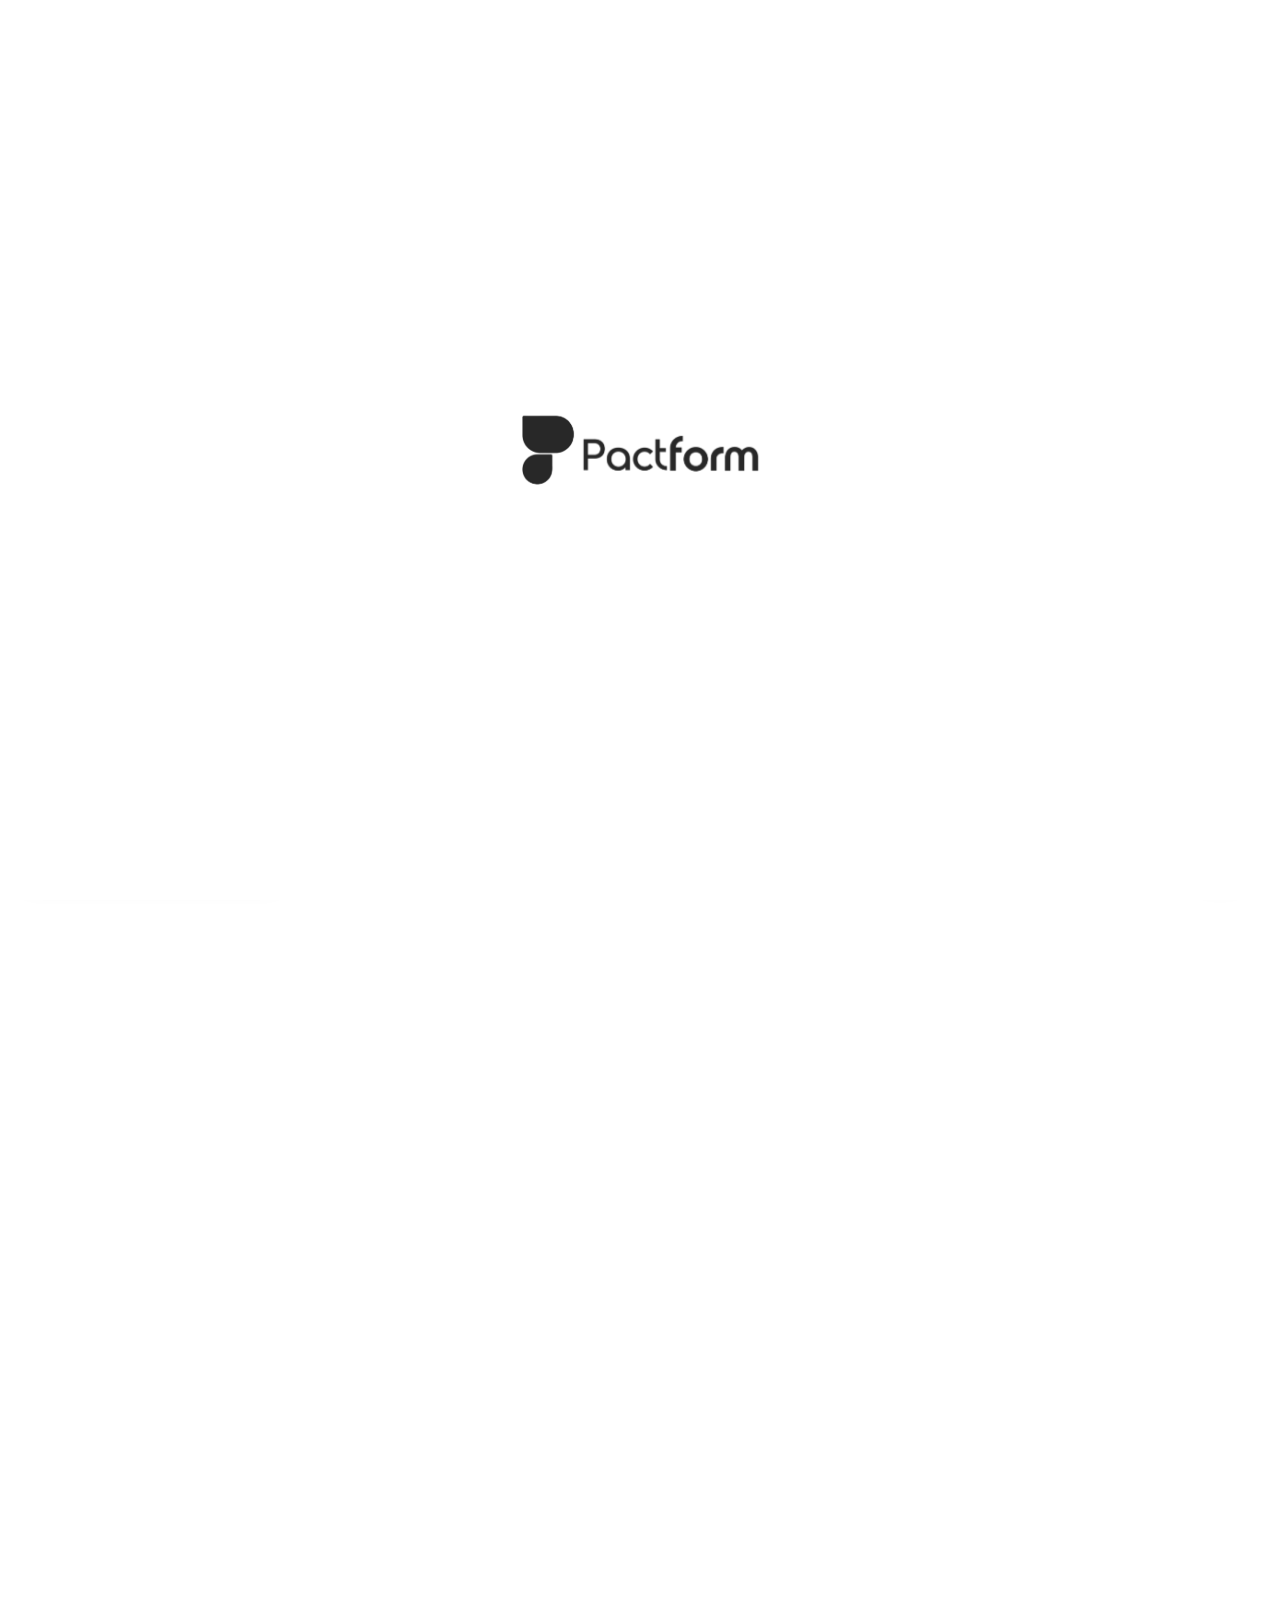
<file: custom.html>
<!DOCTYPE html>
<html lang="en">
<head>
    <meta charset="UTF-8">
    <meta name="viewport" content="width=device-width, initial-scale=1.0">
    <title>Pactform - Custom</title>
    <link rel="stylesheet" href="global.css">
    <link rel="stylesheet" href="custom.css?v=2.0">
    <link rel="stylesheet" href="preloader.css">
</head>
<body>

    <!-- Site Preloader: icon appears first, then the wordmark letters reveal -->
    <div class="site-preloader" id="site-preloader">
        <div class="preloader-logo-wrap">
            <img class="preloader-logo-icon" src="logo_pactform.png" alt="" aria-hidden="true">
            <img class="preloader-logo-full" src="logo_pactform.png" alt="Pactform">
        </div>
    </div>
    <script src="preloader.js"></script>

    <header>
        <div class="container header-inner">
            <div class="logo"><a href="index.html"><img src="logo_pactform.png" alt="Pactform" class="logo-img"></a></div>
            <nav id="main-nav">
                <ul>
                    <li><a href="about.html">about</a></li>
                    <li><a href="collection.html">collections</a></li>
                    <li><a href="custom.html" class="active-link">custom</a></li>
                    <li><a href="shipping.html">shipping</a></li>
                    <li><a href="projects.html">projects</a></li>
                                    <li class="nav-list-item"><button class="btn btn-primary" id="toggle-list-btn-mobile">Your list</button></li>
                </ul>
            </nav>
            <div class="header-actions">
                <button class="btn btn-secondary" id="toggle-list-btn">Your list</button>
            </div>
        </div>
    </header>

    <button class="nav-toggle" id="nav-toggle" aria-label="Toggle menu" aria-expanded="false" aria-controls="main-nav">
        <span></span><span></span><span></span>
    </button>
    <div class="nav-overlay hidden" id="nav-overlay"></div>
    <script>
        document.addEventListener('DOMContentLoaded', () => {
            const navToggle = document.getElementById('nav-toggle');
            const mainNav = document.getElementById('main-nav');
            const navOverlay = document.getElementById('nav-overlay');
            if (!navToggle || !mainNav || !navOverlay) return;
            function openNav() {
                mainNav.classList.add('open');
                navToggle.classList.add('open');
                navToggle.setAttribute('aria-expanded', 'true');
                navOverlay.classList.remove('hidden');
                requestAnimationFrame(() => navOverlay.classList.add('visible'));
            }
            window.__pactformCloseNav = null;
            function closeNav() {
                mainNav.classList.remove('open');
                navToggle.classList.remove('open');
                navToggle.setAttribute('aria-expanded', 'false');
                navOverlay.classList.remove('visible');
                setTimeout(() => navOverlay.classList.add('hidden'), 300);
            }
            window.__pactformCloseNav = closeNav;
            navToggle.addEventListener('click', () => mainNav.classList.contains('open') ? closeNav() : openNav());
            navOverlay.addEventListener('click', closeNav);
            mainNav.querySelectorAll('a').forEach(a => a.addEventListener('click', closeNav));
            window.addEventListener('keydown', (e) => { if (e.key === 'Escape') closeNav(); });
        });
    </script>


    <main class="container">
        <!-- Custom Hero Banner -->
        <section class="page-header custom-hero-section hero-orange-block">
            <p class="subtext">03.0 — Bespoke Commercial Fabrication</p>
            <h1>Sometimes the perfect piece doesn't exist yet.</h1>
            <p class="hero-desc">Send us a spec sheet, an architectural drawing, or a photo of something you liked. We'll help you turn it into the real thing—engineered and built to commercial hospitality standards.</p>
            <div class="custom-photo" style="overflow: hidden;">
                <img src="custom piece.jpg" alt="A custom piece" style="width: 100%; height: 100%; object-fit: cover;">
            </div>
            <div class="custom-buttons">
                <a href="#results-strip" class="btn btn-primary">See recent work</a>
                <a href="projects.html" class="btn btn-secondary">Start a project</a>
            </div>
        </section>

        <!-- Customisation Specification Grid -->
<!-- Customisation Specification Grid (Architectural Material Schedule) -->
        <section class="customisation-section">
            <div class="section-heading-row">
                <div>
                    <span class="eyebrow">Tailored Specifications</span>
                    <h2>Customisation</h2>
                </div>
                <div class="heading-desc">
                    <p style="margin-bottom: 6px; font-weight: 700; color: var(--black);">Commercial furniture is rarely one-size-fits-all.</p>
                    <p style="margin-bottom: 0;">Almost every collection can be tailored to suit your project. Choose from:</p>
                </div>
            </div>

            <!-- 10 Poin Spesifikasi dalam Format Architectural Spec Index (Zero Round Corners) -->
            <div class="customisation-spec-grid">
                <div class="spec-index-item">
                    <div class="spec-num-box">01</div>
                    <div class="spec-detail">
                        <h4>Upholstery fabrics</h4>
                        <span class="spec-tag">SOFT GOODS &bull; COMMERCIAL GRADE</span>
                    </div>
                </div>
                <div class="spec-index-item">
                    <div class="spec-num-box">02</div>
                    <div class="spec-detail">
                        <h4>Genuine leather</h4>
                        <span class="spec-tag">SOFT GOODS &bull; FULL-GRAIN / ANILINE</span>
                    </div>
                </div>
                <div class="spec-index-item">
                    <div class="spec-num-box">03</div>
                    <div class="spec-detail">
                        <h4>Performance textiles</h4>
                        <span class="spec-tag">TEXTILE &bull; STAIN &amp; FIRE RATED</span>
                    </div>
                </div>
                <div class="spec-index-item">
                    <div class="spec-num-box">04</div>
                    <div class="spec-detail">
                        <h4>Timber species</h4>
                        <span class="spec-tag">HARDWOOD &bull; SOLID ASH / OAK / TEAK</span>
                    </div>
                </div>
                <div class="spec-index-item">
                    <div class="spec-num-box">05</div>
                    <div class="spec-detail">
                        <h4>Wood stains</h4>
                        <span class="spec-tag">FINISH &bull; CUSTOM COLOR MATCHING</span>
                    </div>
                </div>
                <div class="spec-index-item">
                    <div class="spec-num-box">06</div>
                    <div class="spec-detail">
                        <h4>Powder-coated metal finishes</h4>
                        <span class="spec-tag">FRAME &bull; COMMERCIAL RAL COLORS</span>
                    </div>
                </div>
                <div class="spec-index-item">
                    <div class="spec-num-box">07</div>
                    <div class="spec-detail">
                        <h4>Stone tops</h4>
                        <span class="spec-tag">SURFACE &bull; HONED MARBLE / GRANITE / QUARTZ</span>
                    </div>
                </div>
                <div class="spec-index-item">
                    <div class="spec-num-box">08</div>
                    <div class="spec-detail">
                        <h4>Laminate finishes</h4>
                        <span class="spec-tag">SURFACE &bull; HEAVY-DUTY HPL GRADE</span>
                    </div>
                </div>
                <div class="spec-index-item">
                    <div class="spec-num-box">09</div>
                    <div class="spec-detail">
                        <h4>Dimensions</h4>
                        <span class="spec-tag">STRUCTURAL &bull; EXACT FLOOR-PLAN SCALE</span>
                    </div>
                </div>
                <div class="spec-index-item">
                    <div class="spec-num-box">10</div>
                    <div class="spec-detail">
                        <h4>Branding options</h4>
                        <span class="spec-tag">BESPOKE &bull; EMBOSSED &amp; METAL PLATES</span>
                    </div>
                </div>
            </div>

            <div class="custom-callout-banner">
                <span>NEED SOMETHING UNIQUE?</span> &mdash; Let's create it together.
            </div>
        </section>

        <!-- Recent Custom Work -->
        <section class="results-section">
            <div class="container results-section-inner">
                <div class="section-heading-row">
                    <div>
                        <span class="eyebrow">Portfolio Range</span>
                        <h2>Recent custom work</h2>
                    </div>
                    <p class="heading-desc">Ten distinct pieces we've built to exact project specifications. Scroll through to explore our production range.</p>
                </div>

                <!-- JavaScript populates this ID — untouched -->
                <div class="results-strip" id="results-strip"></div>
            </div>
        </section>

        <!-- Ready When You Are CTA -->
        <section class="contact-section">
            <div class="cta-box">
                <div>
                    <span class="eyebrow">Project Consultation</span>
                    <h2>Ready when you are</h2>
                    <p>Whether you're still collecting ideas or ready to place an order, we'd like to hear about the project. No project is too early, and no question is too small.</p>
                </div>
                <div class="contact-buttons">
                    <a href="#" class="btn btn-primary">Message us on WhatsApp</a>
                    <a href="#" class="btn btn-secondary">Send your spec sheet</a>
                </div>
            </div>
        </section>
    </main>

    <footer>
        <div class="container footer-grid">
            <div class="footer-info">
                <img src="logo_pactform.png" alt="Pactform" class="logo-img footer-logo-img">
                <p>Commercial contract furniture for restaurants, hotels, and hospitality.</p>
                <p class="footer-sub">Sourcing, Engineering, Procurement &amp; Logistics Support.</p>
            </div>

            <div class="footer-col">
                <h5>Company</h5>
                <ul>
                    <li><a href="about.html">About</a></li>
                    <li><a href="projects.html">Projects</a></li>
                    <li><a href="custom.html" class="footer-active-link">Custom</a></li>
                    <li><a href="shipping.html">Shipping</a></li>
                </ul>
            </div>

            <div class="footer-col">
                <h5>Collections</h5>
                <ul>
                    <li><a href="collection.html">All collections</a></li>
                    <li><a href="category.html?category=commercial">Commercial</a></li>
                    <li><a href="category.html?category=outdoor">Outdoor</a></li>
                    <li><a href="category.html?category=office">Office</a></li>
                    <li><a href="category.html?category=dining-chairs">Dining chairs</a></li>
                    <li><a href="category.html?category=bar-stools">Bar stools</a></li>
                    <li><a href="category.html?category=booth-seating">Booth seating</a></li>
                    <li><a href="category.html?category=tables">Tables</a></li>
                </ul>
            </div>

            <div class="footer-col footer-contact">
                <h5>Get in touch</h5>
                <p class="footer-sub">Whether you're collecting ideas or ready to order, we'd like to hear about your project.</p>
                <a href="#" class="btn btn-primary">Contact Sales</a>
            </div>
        </div>
        <div class="container footer-bottom">
            <p>&copy; 2026 Pactform. All rights reserved.</p>
        </div>
    </footer>

    <!-- Sticky Get Product Updates -->
    <a href="#" class="updates-sticky" aria-label="Get Product Updates">
        <svg xmlns="http://www.w3.org/2000/svg" viewBox="0 0 24 24" width="20" height="20" fill="none" stroke-width="2" stroke-linecap="round" stroke-linejoin="round"><path d="M18 8a6 6 0 0 0-12 0c0 7-3 9-3 9h18s-3-2-3-9"/><path d="M13.73 21a2 2 0 0 1-3.46 0"/></svg>
        <span>Get Product Updates</span>
    </a>

    <a href="https://wa.me/62xxxxxxxxxx" class="whatsapp-sticky" aria-label="Chat on WhatsApp" target="_blank" rel="noopener noreferrer">
        <svg xmlns="http://www.w3.org/2000/svg" viewBox="0 0 640 640" width="34" height="34" fill="currentColor">
            <!--!Font Awesome Free v7.3.1 by @fontawesome - https://fontawesome.com License - https://fontawesome.com/license/free Copyright 2026 Fonticons, Inc.-->
            <path d="M476.9 161.1C435 119.1 379.2 96 319.9 96C197.5 96 97.9 195.6 97.9 318C97.9 357.1 108.1 395.3 127.5 429L96 544L213.7 513.1C246.1 530.8 282.6 540.1 319.8 540.1L319.9 540.1C442.2 540.1 544 440.5 544 318.1C544 258.8 518.8 203.1 476.9 161.1zM319.9 502.7C286.7 502.7 254.2 493.8 225.9 477L219.2 473L149.4 491.3L168 423.2L163.6 416.2C145.1 386.8 135.4 352.9 135.4 318C135.4 216.3 218.2 133.5 320 133.5C369.3 133.5 415.6 152.7 450.4 187.6C485.2 222.5 506.6 268.8 506.5 318.1C506.5 419.9 421.6 502.7 319.9 502.7zM421.1 364.5C415.6 361.7 388.3 348.3 383.2 346.5C378.1 344.6 374.4 343.7 370.7 349.3C367 354.9 356.4 367.3 353.1 371.1C349.9 374.8 346.6 375.3 341.1 372.5C308.5 356.2 287.1 343.4 265.6 306.5C259.9 296.7 271.3 297.4 281.9 276.2C283.7 272.5 282.8 269.3 281.4 266.5C280 263.7 268.9 236.4 264.3 225.3C259.8 214.5 255.2 216 251.8 215.8C248.6 215.6 244.9 215.6 241.2 215.6C237.5 215.6 231.5 217 226.4 222.5C221.3 228.1 207 241.5 207 268.8C207 296.1 226.9 322.5 229.6 326.2C232.4 329.9 268.7 385.9 324.4 410C359.6 425.2 373.4 426.5 391 423.9C401.7 422.3 423.8 410.5 428.4 397.5C433 384.5 433 373.4 431.6 371.1C430.3 368.6 426.6 367.2 421.1 364.5z"/>
        </svg>
    </a>

    <div class="drawer-overlay hidden" id="drawer-overlay"></div>
    <div class="your-list-modal hidden" id="list-modal">
        <div class="modal-header">
            <h3>Your list</h3>
            <button class="close-btn" id="close-modal-btn" aria-label="Close">&times;</button>
        </div>
        <div class="modal-body">
            <div class="list-items" id="list-items"></div>
        </div>
        <div class="modal-actions">
            <a href="#" class="btn btn-primary">Send to WhatsApp</a>
            <button class="btn btn-secondary">Download PDF</button>
            <button class="btn btn-secondary" id="copy-link-btn">Copy share link</button>
        </div>
    </div>

    <script>
        document.addEventListener('DOMContentLoaded', () => {
            // Results gallery
            const results = [
                "Banquette, 4.2m, client's own fabric",
                "Bar stools x18, brushed brass frame",
                "Reception desk, veneer-matched to lobby wall",
                "Outdoor daybeds x6, weatherproof rattan",
                "Private dining table, seats 14, live-edge top",
                "Booth seating, quilted vinyl, fire-rated foam",
                "Room-service trolleys x40, branded panels",
                "Poolside loungers x24, stackable frame",
                "Boardroom table, cable management built in",
                "Custom bar front, reclaimed timber cladding"
            ];
            const stripEl = document.getElementById('results-strip');
            results.forEach((caption, i) => {
                const item = document.createElement('div');
                item.className = 'result-item';
                item.innerHTML = '<div class="placeholder img-box result-photo"><span class="img-label">CUSTOM RESULT ' + (i + 1) + '</span></div>' +
                    '<p class="result-caption">' + caption + '</p>';
                stripEl.appendChild(item);
            });

            // Drawer
            const overlay = document.getElementById('drawer-overlay');
            const modal = document.getElementById('list-modal');
            const toggleListBtn = document.getElementById('toggle-list-btn');
            const closeModalBtn = document.getElementById('close-modal-btn');
            function openDrawer() { modal.classList.remove('hidden'); overlay.classList.add('visible'); overlay.classList.remove('hidden'); }
            function closeDrawer() { modal.classList.add('hidden'); overlay.classList.remove('visible'); }
            function toggleDrawer() { modal.classList.contains('hidden') ? openDrawer() : closeDrawer(); }
            toggleListBtn.addEventListener('click', toggleDrawer);
            const toggleListBtnMobile = document.getElementById('toggle-list-btn-mobile');
            if (toggleListBtnMobile) {
                toggleListBtnMobile.addEventListener('click', () => {
                    if (window.__pactformCloseNav) window.__pactformCloseNav();
                    toggleDrawer();
                });
            }
            closeModalBtn.addEventListener('click', closeDrawer);
            overlay.addEventListener('click', closeDrawer);

            // Your list items — removable
            const listItems = [
                { name: '[PRODUCT NAME] x24', meta: 'Rattan / natural — approx. W450 D520 H820' },
                { name: '[PRODUCT NAME] x8', meta: 'Solid oak / black steel — approx. W1400 D700 H750' },
                { name: '[PRODUCT NAME] x12', meta: 'Powder-coated steel — approx. W400 D400 H650' }
            ];
            const trashIcon = '<svg viewBox="0 0 24 24" width="16" height="16" fill="none" stroke="currentColor" stroke-width="2" stroke-linecap="round" stroke-linejoin="round"><path d="M4 7h16"/><path d="M9 7V4h6v3"/><path d="M6 7l1 13a2 2 0 0 0 2 2h6a2 2 0 0 0 2-2l1-13"/><path d="M10 11v6"/><path d="M14 11v6"/></svg>';
            const listItemsEl = document.getElementById('list-items');
            function renderListItems() {
                if (listItems.length === 0) {
                    listItemsEl.innerHTML = '<p class="list-empty">Your list is empty.</p>';
                    return;
                }
                listItemsEl.innerHTML = listItems.map((item, i) =>
                    '<div class="list-item" data-index="' + i + '"><div class="list-item-main"><h4>' + item.name + '</h4><p>' + item.meta + '</p></div>' +
                    '<button class="remove-item-btn" data-index="' + i + '" aria-label="Remove ' + item.name + '">' + trashIcon + '</button></div>'
                ).join('');
            }
            renderListItems();
            listItemsEl.addEventListener('click', (e) => {
                const btn = e.target.closest('.remove-item-btn');
                if (!btn) return;
                const index = Number(btn.dataset.index);
                const row = btn.closest('.list-item');
                row.classList.add('removing');
                setTimeout(() => { listItems.splice(index, 1); renderListItems(); }, 200);
            });

            const copyLinkBtn = document.getElementById('copy-link-btn');
            copyLinkBtn.addEventListener('click', () => {
                navigator.clipboard.writeText(window.location.href).then(() => {
                    const original = copyLinkBtn.textContent;
                    copyLinkBtn.textContent = 'Link copied';
                    setTimeout(() => { copyLinkBtn.textContent = original; }, 1500);
                }).catch(() => {});
            });
        });
    </script>
</body>
</html>
</file>
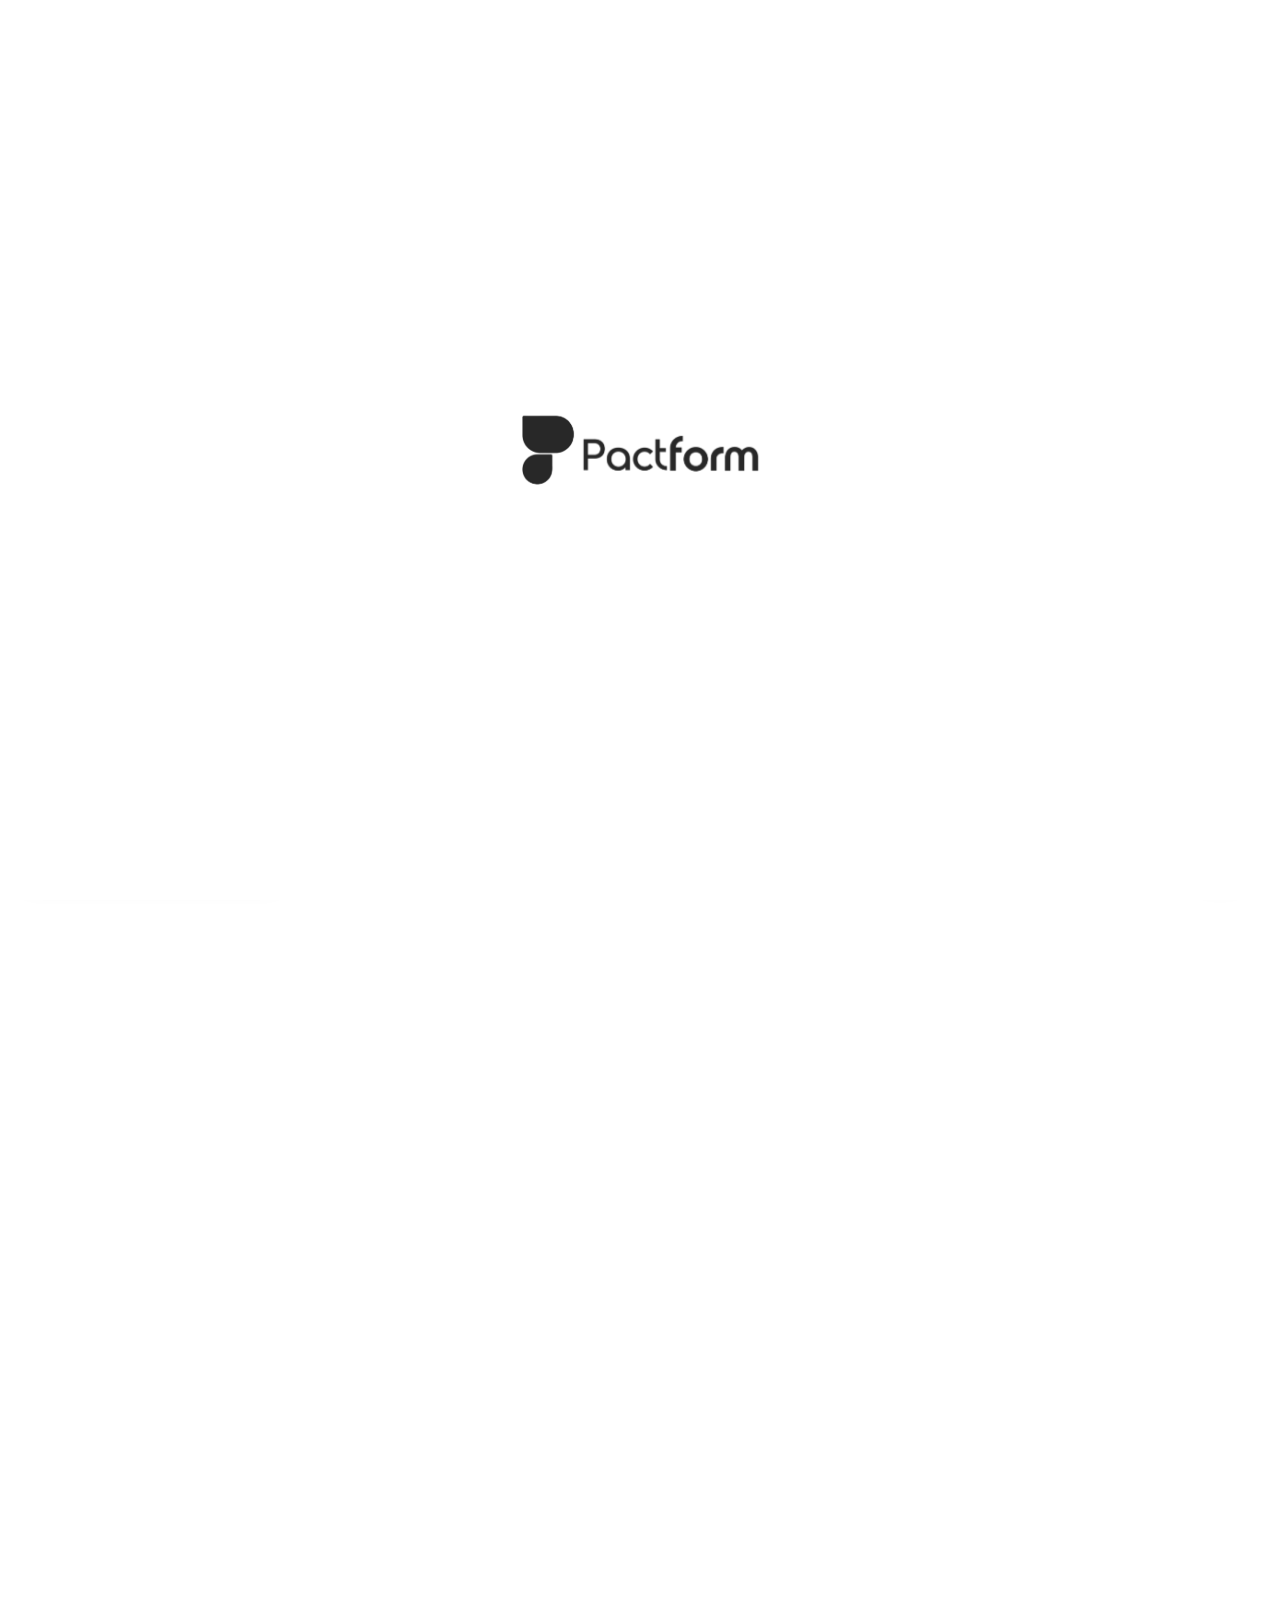
<file: projects.html>
<!DOCTYPE html>
<html lang="en">
<head>
    <meta charset="UTF-8">
    <meta name="viewport" content="width=device-width, initial-scale=1.0">
    <title>Pactform - Projects</title>
    <link rel="stylesheet" href="global.css">
    <link rel="stylesheet" href="projects.css?v=2.0">
    <link rel="stylesheet" href="preloader.css">
</head>
<body>

    <!-- Site Preloader: icon appears first, then the wordmark letters reveal -->
    <div class="site-preloader" id="site-preloader">
        <div class="preloader-logo-wrap">
            <img class="preloader-logo-icon" src="logo_pactform.png" alt="" aria-hidden="true">
            <img class="preloader-logo-full" src="logo_pactform.png" alt="Pactform">
        </div>
    </div>
    <script src="preloader.js"></script>

    <header>
        <div class="container header-inner">
            <div class="logo"><a href="index.html"><img src="logo_pactform.png" alt="Pactform" class="logo-img"></a></div>
            <nav id="main-nav">
                <ul>
                    <li><a href="about.html">about</a></li>
                    <li><a href="collection.html">collections</a></li>
                    <li><a href="custom.html">custom</a></li>
                    <li><a href="shipping.html">shipping</a></li>
                    <li><a href="projects.html" class="active-link">projects</a></li>
                    <li class="nav-list-item"><button class="btn btn-primary" id="toggle-list-btn-mobile">Your list</button></li>
                </ul>
            </nav>
            <div class="header-actions">
                <button class="btn btn-secondary" id="toggle-list-btn">Your list</button>
            </div>
        </div>
    </header>

    <button class="nav-toggle" id="nav-toggle" aria-label="Toggle menu" aria-expanded="false" aria-controls="main-nav">
        <span></span><span></span><span></span>
    </button>
    <div class="nav-overlay hidden" id="nav-overlay"></div>
    <script>
        document.addEventListener('DOMContentLoaded', () => {
            const navToggle = document.getElementById('nav-toggle');
            const mainNav = document.getElementById('main-nav');
            const navOverlay = document.getElementById('nav-overlay');
            if (!navToggle || !mainNav || !navOverlay) return;
            function openNav() {
                mainNav.classList.add('open');
                navToggle.classList.add('open');
                navToggle.setAttribute('aria-expanded', 'true');
                navOverlay.classList.remove('hidden');
                requestAnimationFrame(() => navOverlay.classList.add('visible'));
            }
            window.__pactformCloseNav = null;
            function closeNav() {
                mainNav.classList.remove('open');
                navToggle.classList.remove('open');
                navToggle.setAttribute('aria-expanded', 'false');
                navOverlay.classList.remove('visible');
                setTimeout(() => navOverlay.classList.add('hidden'), 300);
            }
            window.__pactformCloseNav = closeNav;
            navToggle.addEventListener('click', () => mainNav.classList.contains('open') ? closeNav() : openNav());
            navOverlay.addEventListener('click', closeNav);
            mainNav.querySelectorAll('a').forEach(a => a.addEventListener('click', closeNav));
            window.addEventListener('keydown', (e) => { if (e.key === 'Escape') closeNav(); });
        });
    </script>


<main class="container">
        <!-- Main Introduction Section -->
        <section class="page-header projects-hero">
            <p class="subtext">01.0 — Commercial FF&amp;E Procurement</p>
            <h1>Start a project</h1>
            <p class="hero-desc">Tell us what you need — a single custom piece, a full furniture schedule, or FF&E for an entire build — and we'll take it from your first message through to delivery.</p>
            
            <!-- Visual Element: Main Hero Block -->
            <div class="placeholder img-box projects-visual projects-visual-hero">
                <span class="img-label">PHOTO — Expansive view of a completed, premium commercial hospitality space</span>
            </div>
        </section>

        <!-- FF&E Projects Section -->
        <section class="designed-around-projects projects-designed-section">
            <div class="section-heading-row">
                <div>
                    <span class="eyebrow">FF&amp;E Projects</span>
                    <h2>Commercial &amp; Project-Based Solutions</h2>
                </div>
                <p class="heading-desc">Comprehensive contract furniture and furnishing solutions engineered specifically for the rigorous demands of commercial environments, ensuring durability, visual consistency, and scalable manufacturing.</p>
            </div>

            <!-- Visual Element: FF&E Context -->
            <div class="placeholder img-box projects-visual projects-visual-ffe">
                <span class="img-label">PHOTO — Large-scale commercial FF&amp;E installation showcasing uniformity and volume</span>
            </div>

            <div class="project-pillars-grid">
                <div class="pillar-box">
                    <span class="pillar-num">01</span>
                    <h4>Commercial-Grade Build</h4>
                    <p>Engineered to withstand heavy daily use in high-traffic restaurants, hotels, and workspaces without structural failure.</p>
                </div>
                <div class="pillar-box">
                    <span class="pillar-num">02</span>
                    <h4>Guaranteed Consistency</h4>
                    <p>Rigorous quality control ensures uniform finishes, dimensions, and materials across orders of 10 or 1,000 pieces.</p>
                </div>
                <div class="pillar-box">
                    <span class="pillar-num">03</span>
                    <h4>Reliable Lead Times</h4>
                    <p>Direct manufacturing schedules matched to your site's buildout timeline, minimizing site delays and storage costs.</p>
                </div>
            </div>
        </section>

        <!-- Upload Project / BOQ Section -->
        <section class="upload-project-block">
            <div class="upload-project-inner">
                <span class="eyebrow">Submit Requirements</span>
                <h2>Upload Your Project &amp; BOQ</h2>
                <p>Securely submit your project information, architectural drawings, and Bill of Quantities (BOQ). Our engineering and procurement team will review your requirements to build a comprehensive commercial quotation.</p>
                <div class="hero-buttons upload-project-buttons">
                    <a href="#upload-modal" class="btn btn-primary">Upload Project Details</a>
                </div>
            </div>
        </section>

        <!-- Custom Furniture Section -->
        <section class="custom-hero-block projects-custom-hero">
            <!-- Visual Element: Sculptural Furniture Focus -->
            <div class="placeholder img-box projects-visual projects-visual-custom">
                <span class="img-label">PHOTO — Highly custom, sculptural bespoke furniture piece detailed in a studio setting</span>
            </div>

            <div class="custom-hero-content">
                <span class="eyebrow-light">Custom Furniture</span>
                <h1>Sometimes the perfect piece doesn't exist yet.</h1>
                <p>We specialize in highly bespoke, made-to-spec, sculptural, and customized pieces tailored exactly to your vision. Send us a drawing or an idea, and we will translate it into a physical reality built to commercial standards.</p>
                <div class="hero-buttons">
                    <a href="custom.html" class="btn btn-primary">SEND US YOUR SPEC SHEET</a>
                </div>
            </div>
            
            <div class="custom-hero-materials">
                <h5>What we tailor:</h5>
                <p>Upholstery fabrics &bull; Genuine leather &bull; Performance textiles &bull; Timber species &bull; Wood stains &bull; Powder-coated metal finishes &bull; Stone tops &bull; High-pressure laminates &bull; Exact dimensions &bull; Custom branding</p>
            </div>
        </section>
    </main>

    <!-- Footer -->
    <footer>
        <div class="container footer-grid">
            <div class="footer-info">
                <img src="logo_pactform.png" alt="Pactform" class="logo-img footer-logo-img">
                <p>Commercial contract furniture for restaurants, hotels, and hospitality.</p>
                <p class="footer-sub">Sourcing, Engineering, Procurement &amp; Logistics Support.</p>
            </div>

            <div class="footer-col">
                <h5>Company</h5>
                <ul>
                    <li><a href="about.html">About</a></li>
                    <li><a href="projects.html" class="footer-active-link">Projects</a></li>
                    <li><a href="custom.html">Custom</a></li>
                    <li><a href="shipping.html">Shipping</a></li>
                </ul>
            </div>

            <div class="footer-col">
                <h5>Collections</h5>
                <ul>
                    <li><a href="collection.html">All collections</a></li>
                    <li><a href="category.html?category=commercial">Commercial</a></li>
                    <li><a href="category.html?category=outdoor">Outdoor</a></li>
                    <li><a href="category.html?category=office">Office</a></li>
                    <li><a href="category.html?category=dining-chairs">Dining chairs</a></li>
                    <li><a href="category.html?category=bar-stools">Bar stools</a></li>
                    <li><a href="category.html?category=booth-seating">Booth seating</a></li>
                    <li><a href="category.html?category=tables">Tables</a></li>
                </ul>
            </div>

            <div class="footer-col footer-contact">
                <h5>Get in touch</h5>
                <p class="footer-sub">Whether you're collecting ideas or ready to order, we'd like to hear about your project.</p>
                <a href="#" class="btn btn-primary">Contact Sales</a>
            </div>
        </div>
        <div class="container footer-bottom">
            <p>&copy; 2026 Pactform. All rights reserved.</p>
        </div>
    </footer>

    <!-- Sticky WhatsApp -->
    <!-- Sticky Get Product Updates -->
    <a href="#" class="updates-sticky" aria-label="Get Product Updates">
        <svg xmlns="http://www.w3.org/2000/svg" viewBox="0 0 24 24" width="20" height="20" fill="none" stroke-width="2" stroke-linecap="round" stroke-linejoin="round"><path d="M18 8a6 6 0 0 0-12 0c0 7-3 9-3 9h18s-3-2-3-9"/><path d="M13.73 21a2 2 0 0 1-3.46 0"/></svg>
        <span>Get Product Updates</span>
    </a>

    <a href="https://wa.me/62xxxxxxxxxx" class="whatsapp-sticky" aria-label="Chat on WhatsApp" target="_blank" rel="noopener noreferrer">
        <svg xmlns="http://www.w3.org/2000/svg" viewBox="0 0 640 640" width="34" height="34" fill="currentColor">
            <path d="M476.9 161.1C435 119.1 379.2 96 319.9 96C197.5 96 97.9 195.6 97.9 318C97.9 357.1 108.1 395.3 127.5 429L96 544L213.7 513.1C246.1 530.8 282.6 540.1 319.8 540.1L319.9 540.1C442.2 540.1 544 440.5 544 318.1C544 258.8 518.8 203.1 476.9 161.1zM319.9 502.7C286.7 502.7 254.2 493.8 225.9 477L219.2 473L149.4 491.3L168 423.2L163.6 416.2C145.1 386.8 135.4 352.9 135.4 318C135.4 216.3 218.2 133.5 320 133.5C369.3 133.5 415.6 152.7 450.4 187.6C485.2 222.5 506.6 268.8 506.5 318.1C506.5 419.9 421.6 502.7 319.9 502.7zM421.1 364.5C415.6 361.7 388.3 348.3 383.2 346.5C378.1 344.6 374.4 343.7 370.7 349.3C367 354.9 356.4 367.3 353.1 371.1C349.9 374.8 346.6 375.3 341.1 372.5C308.5 356.2 287.1 343.4 265.6 306.5C259.9 296.7 271.3 297.4 281.9 276.2C283.7 272.5 282.8 269.3 281.4 266.5C280 263.7 268.9 236.4 264.3 225.3C259.8 214.5 255.2 216 251.8 215.8C248.6 215.6 244.9 215.6 241.2 215.6C237.5 215.6 231.5 217 226.4 222.5C221.3 228.1 207 241.5 207 268.8C207 296.1 226.9 322.5 229.6 326.2C232.4 329.9 268.7 385.9 324.4 410C359.6 425.2 373.4 426.5 391 423.9C401.7 422.3 423.8 410.5 428.4 397.5C433 384.5 433 373.4 431.6 371.1C430.3 368.6 426.6 367.2 421.1 364.5z"/>
        </svg>
    </a>

    <!-- Your list drawer -->
    <div class="drawer-overlay hidden" id="drawer-overlay"></div>
    <div class="your-list-modal hidden" id="list-modal">
        <div class="modal-header">
            <h3>Your list</h3>
            <button class="close-btn" id="close-modal-btn" aria-label="Close">&times;</button>
        </div>
        <div class="modal-body">
            <div class="list-items" id="list-items"></div>
        </div>
        <div class="modal-actions">
            <a href="#" class="btn btn-primary">Send to WhatsApp</a>
            <button class="btn btn-secondary">Download PDF</button>
            <button class="btn btn-secondary" id="copy-link-btn">Copy share link</button>
        </div>
    </div>

    <script>
        document.addEventListener('DOMContentLoaded', () => {
            const overlay = document.getElementById('drawer-overlay');
            const modal = document.getElementById('list-modal');
            const toggleListBtn = document.getElementById('toggle-list-btn');
            const closeModalBtn = document.getElementById('close-modal-btn');

            function openDrawer() { modal.classList.remove('hidden'); overlay.classList.add('visible'); overlay.classList.remove('hidden'); }
            function closeDrawer() { modal.classList.add('hidden'); overlay.classList.remove('visible'); }

            function toggleDrawer() { modal.classList.contains('hidden') ? openDrawer() : closeDrawer(); }
            toggleListBtn.addEventListener('click', toggleDrawer);
            const toggleListBtnMobile = document.getElementById('toggle-list-btn-mobile');
            if (toggleListBtnMobile) {
                toggleListBtnMobile.addEventListener('click', () => {
                    if (window.__pactformCloseNav) window.__pactformCloseNav();
                    toggleDrawer();
                });
            }
            closeModalBtn.addEventListener('click', closeDrawer);
            overlay.addEventListener('click', closeDrawer);

            const listItems = [
                { name: '[PRODUCT NAME] x24', meta: 'Rattan / natural — approx. W450 D520 H820' },
                { name: '[PRODUCT NAME] x8', meta: 'Solid oak / black steel — approx. W1400 D700 H750' },
                { name: '[PRODUCT NAME] x12', meta: 'Powder-coated steel — approx. W400 D400 H650' }
            ];
            const trashIcon = '<svg viewBox="0 0 24 24" width="16" height="16" fill="none" stroke="currentColor" stroke-width="2" stroke-linecap="round" stroke-linejoin="round"><path d="M4 7h16"/><path d="M9 7V4h6v3"/><path d="M6 7l1 13a2 2 0 0 0 2 2h6a2 2 0 0 0 2-2l1-13"/><path d="M10 11v6"/><path d="M14 11v6"/></svg>';
            const listItemsEl = document.getElementById('list-items');
            function renderListItems() {
                if (listItems.length === 0) {
                    listItemsEl.innerHTML = '<p class="list-empty">Your list is empty.</p>';
                    return;
                }
                listItemsEl.innerHTML = listItems.map((item, i) =>
                    '<div class="list-item" data-index="' + i + '"><div class="list-item-main"><h4>' + item.name + '</h4><p>' + item.meta + '</p></div>' +
                    '<button class="remove-item-btn" data-index="' + i + '" aria-label="Remove ' + item.name + '">' + trashIcon + '</button></div>'
                ).join('');
            }
            renderListItems();
            listItemsEl.addEventListener('click', (e) => {
                const btn = e.target.closest('.remove-item-btn');
                if (!btn) return;
                const index = Number(btn.dataset.index);
                const row = btn.closest('.list-item');
                row.classList.add('removing');
                setTimeout(() => { listItems.splice(index, 1); renderListItems(); }, 200);
            });

            const copyLinkBtn = document.getElementById('copy-link-btn');
            copyLinkBtn.addEventListener('click', () => {
                navigator.clipboard.writeText(window.location.href).then(() => {
                    const original = copyLinkBtn.textContent;
                    copyLinkBtn.textContent = 'Link copied';
                    setTimeout(() => { copyLinkBtn.textContent = original; }, 1500);
                }).catch(() => {});
            });
        });
    </script>
</body>
</html>
</file>
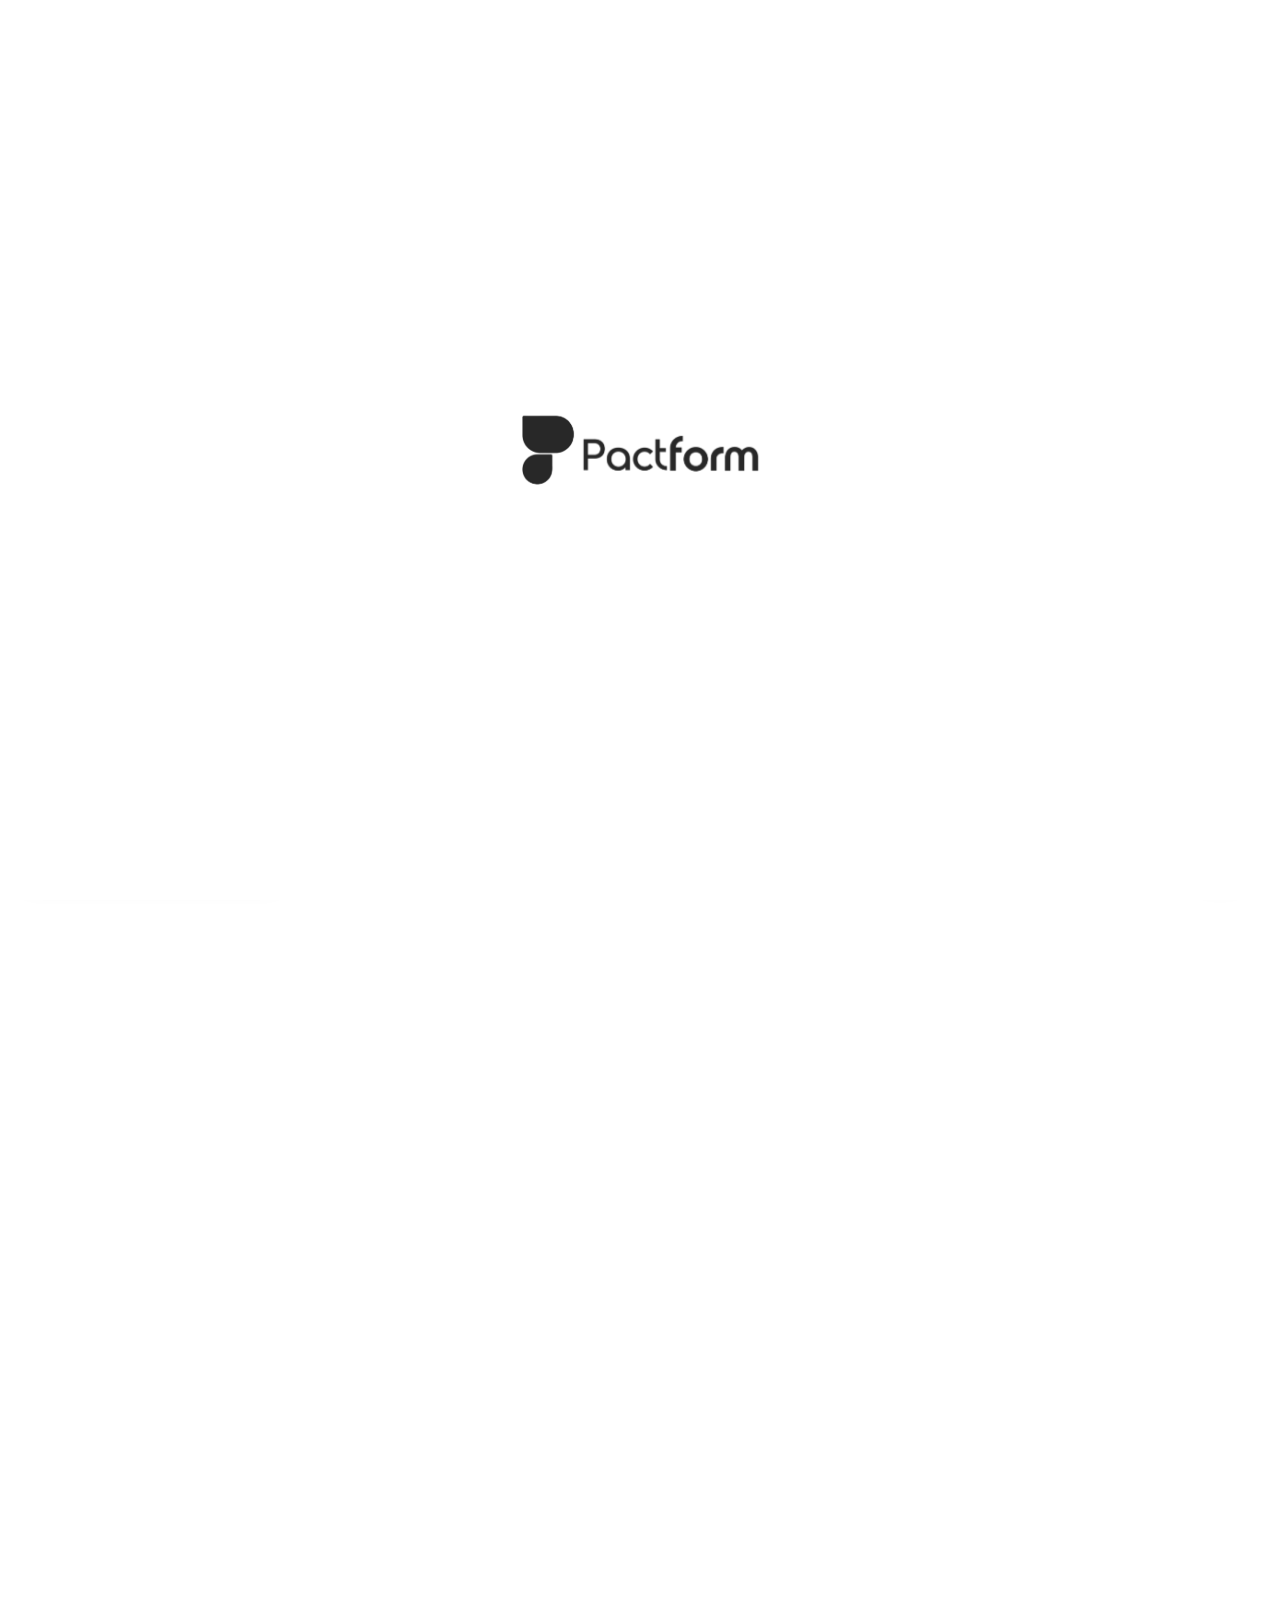
<file: shipping.html>
<!DOCTYPE html>
<html lang="en">
<head>
    <meta charset="UTF-8">
    <meta name="viewport" content="width=device-width, initial-scale=1.0">
    <title>Pactform - Shipping</title>
    <link rel="stylesheet" href="global.css">
    <link rel="stylesheet" href="shipping.css">
    <link rel="stylesheet" href="preloader.css">
</head>
<body>

    <!-- Site Preloader: icon appears first, then the wordmark letters reveal -->
    <div class="site-preloader" id="site-preloader">
        <div class="preloader-logo-wrap">
            <img class="preloader-logo-icon" src="logo_pactform.png" alt="" aria-hidden="true">
            <img class="preloader-logo-full" src="logo_pactform.png" alt="Pactform">
        </div>
    </div>
    <script src="preloader.js"></script>

    <header>
        <div class="container header-inner">
            <div class="logo"><a href="index.html"><img src="logo_pactform.png" alt="Pactform" class="logo-img"></a></div>
            <nav id="main-nav">
                <ul>
                    <li><a href="about.html">about</a></li>
                    <li><a href="collection.html">collections</a></li>
                    <li><a href="custom.html">custom</a></li>
                    <li><a href="shipping.html" class="active-link">shipping</a></li>
                    <li><a href="projects.html">projects</a></li>
                                    <li class="nav-list-item"><button class="btn btn-primary" id="toggle-list-btn-mobile">Your list</button></li>
                </ul>
            </nav>
            <div class="header-actions">
                <button class="btn btn-secondary" id="toggle-list-btn">Your list</button>
            </div>
        </div>
    </header>

    <button class="nav-toggle" id="nav-toggle" aria-label="Toggle menu" aria-expanded="false" aria-controls="main-nav">
        <span></span><span></span><span></span>
    </button>
    <div class="nav-overlay hidden" id="nav-overlay"></div>
    <script>
        document.addEventListener('DOMContentLoaded', () => {
            const navToggle = document.getElementById('nav-toggle');
            const mainNav = document.getElementById('main-nav');
            const navOverlay = document.getElementById('nav-overlay');
            if (!navToggle || !mainNav || !navOverlay) return;
            function openNav() {
                mainNav.classList.add('open');
                navToggle.classList.add('open');
                navToggle.setAttribute('aria-expanded', 'true');
                navOverlay.classList.remove('hidden');
                requestAnimationFrame(() => navOverlay.classList.add('visible'));
            }
            window.__pactformCloseNav = null;
            function closeNav() {
                mainNav.classList.remove('open');
                navToggle.classList.remove('open');
                navToggle.setAttribute('aria-expanded', 'false');
                navOverlay.classList.remove('visible');
                setTimeout(() => navOverlay.classList.add('hidden'), 300);
            }
            window.__pactformCloseNav = closeNav;
            navToggle.addEventListener('click', () => mainNav.classList.contains('open') ? closeNav() : openNav());
            navOverlay.addEventListener('click', closeNav);
            mainNav.querySelectorAll('a').forEach(a => a.addEventListener('click', closeNav));
            window.addEventListener('keydown', (e) => { if (e.key === 'Escape') closeNav(); });
        });
    </script>


<main class="container">
        <!-- Page Header -->
        <section class="page-header shipping-hero">
            <p class="subtext">02.0 — End-to-End Fulfillment &amp; Transit</p>
            <h1>Shipping &amp; logistics</h1>
            <p class="hero-desc">From factory floor to project site — here's how a commercial order actually gets to you without the administrative friction.</p>
        </section>

        <!-- What's Included (Architectural Grid Cards) -->
        <section class="shipping-section">
            <div class="section-heading-row">
                <div>
                    <span class="eyebrow">Full Coverage</span>
                    <h2>What's included</h2>
                </div>
                <p class="heading-desc">We coordinate documentation, freight, customs, and site delivery, so your procurement team doesn't have to chase overseas factories directly.</p>
            </div>

            <div class="logistics-grid">
                <div class="logistics-card">
                    <span class="logistics-num">01</span>
                    <div class="logistics-content">
                        <h4>Export-Grade Packing</h4>
                        <p>Heavy-duty crating, reinforced edge protection, and weather-resistant wrapping suited to prolonged sea or air transit.</p>
                    </div>
                </div>
                <div class="logistics-card">
                    <span class="logistics-num">02</span>
                    <div class="logistics-content">
                        <h4>Full Documentation</h4>
                        <p>Commercial invoices, detailed packing lists, certificates of origin, and compliance paperwork handled entirely on your behalf.</p>
                    </div>
                </div>
                <div class="logistics-card">
                    <span class="logistics-num">03</span>
                    <div class="logistics-content">
                        <h4>Flexible Freight Modes</h4>
                        <p>Consolidated sea freight for large-scale FF&amp;E rollouts, or expedited air freight options when site deadlines are tight.</p>
                    </div>
                </div>
                <div class="logistics-card">
                    <span class="logistics-num">04</span>
                    <div class="logistics-content">
                        <h4>Site-Direct Delivery</h4>
                        <p>Coordinated logistics through to your project location, with continuous milestone tracking and dispatch updates along the way.</p>
                    </div>
                </div>
            </div>
        </section>

        <!-- Lead Times Section (Editorial Specification Layout) -->
        <section class="shipping-section">
            <div class="leadtime-block">
                <div class="leadtime-intro">
                    <span class="eyebrow">Production &amp; Transit</span>
                    <h2>Lead times</h2>
                    <p>Timelines vary by piece, quantity, and finish — your formal quote will include a guaranteed date range for production and transit.</p>
                </div>
                <div class="leadtime-data">
                    <div class="time-row">
                        <div class="time-label">In-Collection Pieces</div>
                        <div class="time-value">6 &ndash; 10 Weeks</div>
                        <div class="time-note">After physical sample approval</div>
                    </div>
                    <div class="time-row">
                        <div class="time-label">Custom Specifications</div>
                        <div class="time-value">8 &ndash; 14 Weeks</div>
                        <div class="time-note">After shop drawings &amp; sample approval</div>
                    </div>
                    <div class="time-row">
                        <div class="time-label">Full FF&amp;E Programmes</div>
                        <div class="time-value">Scoped Individually</div>
                        <div class="time-note">Aligned with construction schedule</div>
                    </div>
                </div>
            </div>
        </section>

        <!-- Call to Action -->
        <section class="shipping-cta">
            <div class="cta-box">
                <div>
                    <span class="eyebrow">Logistics Support</span>
                    <h2>Questions about a specific order?</h2>
                    <p>Send us your site location and target handover date on WhatsApp, and we'll provide a dedicated shipping estimate alongside your quote.</p>
                </div>
                <div class="shipping-buttons">
                    <a href="#" class="btn btn-primary">Message us on WhatsApp</a>
                    <a href="projects.html" class="btn btn-secondary">Start a project</a>
                </div>
            </div>
        </section>
    </main>

    <!-- Footer -->
    <footer>
        <div class="container footer-grid">
            <div class="footer-info">
                <img src="logo_pactform.png" alt="Pactform" class="logo-img footer-logo-img">
                <p>Commercial contract furniture for restaurants, hotels, and hospitality.</p>
                <p class="footer-sub">Sourcing, Engineering, Procurement &amp; Logistics Support.</p>
            </div>

            <div class="footer-col">
                <h5>Company</h5>
                <ul>
                    <li><a href="about.html">About</a></li>
                    <li><a href="projects.html">Projects</a></li>
                    <li><a href="custom.html">Custom</a></li>
                    <li><a href="shipping.html" class="footer-active-link">Shipping</a></li>
                </ul>
            </div>

            <div class="footer-col">
                <h5>Collections</h5>
                <ul>
                    <li><a href="collection.html">All collections</a></li>
                    <li><a href="category.html?category=commercial">Commercial</a></li>
                    <li><a href="category.html?category=outdoor">Outdoor</a></li>
                    <li><a href="category.html?category=office">Office</a></li>
                    <li><a href="category.html?category=dining-chairs">Dining chairs</a></li>
                    <li><a href="category.html?category=bar-stools">Bar stools</a></li>
                    <li><a href="category.html?category=booth-seating">Booth seating</a></li>
                    <li><a href="category.html?category=tables">Tables</a></li>
                </ul>
            </div>

            <div class="footer-col footer-contact">
                <h5>Get in touch</h5>
                <p class="footer-sub">Whether you're collecting ideas or ready to order, we'd like to hear about your project.</p>
                <a href="#" class="btn btn-primary">Contact Sales</a>
            </div>
        </div>
        <div class="container footer-bottom">
            <p>&copy; 2026 Pactform. All rights reserved.</p>
        </div>
    </footer>

    <!-- Sticky WhatsApp: persistent on every page -->
    <!-- Sticky Get Product Updates -->
    <a href="#" class="updates-sticky" aria-label="Get Product Updates">
        <svg xmlns="http://www.w3.org/2000/svg" viewBox="0 0 24 24" width="20" height="20" fill="none" stroke-width="2" stroke-linecap="round" stroke-linejoin="round"><path d="M18 8a6 6 0 0 0-12 0c0 7-3 9-3 9h18s-3-2-3-9"/><path d="M13.73 21a2 2 0 0 1-3.46 0"/></svg>
        <span>Get Product Updates</span>
    </a>

    <a href="https://wa.me/62xxxxxxxxxx" class="whatsapp-sticky" aria-label="Chat on WhatsApp" target="_blank" rel="noopener noreferrer">
        <svg xmlns="http://www.w3.org/2000/svg" viewBox="0 0 640 640" width="34" height="34" fill="currentColor">
            <!--!Font Awesome Free v7.3.1 by @fontawesome - https://fontawesome.com License - https://fontawesome.com/license/free Copyright 2026 Fonticons, Inc.-->
            <path d="M476.9 161.1C435 119.1 379.2 96 319.9 96C197.5 96 97.9 195.6 97.9 318C97.9 357.1 108.1 395.3 127.5 429L96 544L213.7 513.1C246.1 530.8 282.6 540.1 319.8 540.1L319.9 540.1C442.2 540.1 544 440.5 544 318.1C544 258.8 518.8 203.1 476.9 161.1zM319.9 502.7C286.7 502.7 254.2 493.8 225.9 477L219.2 473L149.4 491.3L168 423.2L163.6 416.2C145.1 386.8 135.4 352.9 135.4 318C135.4 216.3 218.2 133.5 320 133.5C369.3 133.5 415.6 152.7 450.4 187.6C485.2 222.5 506.6 268.8 506.5 318.1C506.5 419.9 421.6 502.7 319.9 502.7zM421.1 364.5C415.6 361.7 388.3 348.3 383.2 346.5C378.1 344.6 374.4 343.7 370.7 349.3C367 354.9 356.4 367.3 353.1 371.1C349.9 374.8 346.6 375.3 341.1 372.5C308.5 356.2 287.1 343.4 265.6 306.5C259.9 296.7 271.3 297.4 281.9 276.2C283.7 272.5 282.8 269.3 281.4 266.5C280 263.7 268.9 236.4 264.3 225.3C259.8 214.5 255.2 216 251.8 215.8C248.6 215.6 244.9 215.6 241.2 215.6C237.5 215.6 231.5 217 226.4 222.5C221.3 228.1 207 241.5 207 268.8C207 296.1 226.9 322.5 229.6 326.2C232.4 329.9 268.7 385.9 324.4 410C359.6 425.2 373.4 426.5 391 423.9C401.7 422.3 423.8 410.5 428.4 397.5C433 384.5 433 373.4 431.6 371.1C430.3 368.6 426.6 367.2 421.1 364.5z"/>
        </svg>
    </a>

    <!-- Your list drawer -->
    <div class="drawer-overlay hidden" id="drawer-overlay"></div>
    <div class="your-list-modal hidden" id="list-modal">
        <div class="modal-header">
            <h3>Your list</h3>
            <button class="close-btn" id="close-modal-btn" aria-label="Close">&times;</button>
        </div>
        <div class="modal-body">
            <div class="list-items" id="list-items"></div>
        </div>
        <div class="modal-actions">
            <a href="#" class="btn btn-primary">Send to WhatsApp</a>
            <button class="btn btn-secondary">Download PDF</button>
            <button class="btn btn-secondary" id="copy-link-btn">Copy share link</button>
        </div>
    </div>

    <script>
        document.addEventListener('DOMContentLoaded', () => {
            const overlay = document.getElementById('drawer-overlay');
            const modal = document.getElementById('list-modal');
            const toggleListBtn = document.getElementById('toggle-list-btn');
            const closeModalBtn = document.getElementById('close-modal-btn');

            function openDrawer() { modal.classList.remove('hidden'); overlay.classList.add('visible'); overlay.classList.remove('hidden'); }
            function closeDrawer() { modal.classList.add('hidden'); overlay.classList.remove('visible'); }

            function toggleDrawer() { modal.classList.contains('hidden') ? openDrawer() : closeDrawer(); }
            toggleListBtn.addEventListener('click', toggleDrawer);
            const toggleListBtnMobile = document.getElementById('toggle-list-btn-mobile');
            if (toggleListBtnMobile) {
                toggleListBtnMobile.addEventListener('click', () => {
                    if (window.__pactformCloseNav) window.__pactformCloseNav();
                    toggleDrawer();
                });
            }
            closeModalBtn.addEventListener('click', closeDrawer);
            overlay.addEventListener('click', closeDrawer);

            const listItems = [
                { name: '[PRODUCT NAME] x24', meta: 'Rattan / natural — approx. W450 D520 H820' },
                { name: '[PRODUCT NAME] x8', meta: 'Solid oak / black steel — approx. W1400 D700 H750' },
                { name: '[PRODUCT NAME] x12', meta: 'Powder-coated steel — approx. W400 D400 H650' }
            ];
            const trashIcon = '<svg viewBox="0 0 24 24" width="16" height="16" fill="none" stroke="currentColor" stroke-width="2" stroke-linecap="round" stroke-linejoin="round"><path d="M4 7h16"/><path d="M9 7V4h6v3"/><path d="M6 7l1 13a2 2 0 0 0 2 2h6a2 2 0 0 0 2-2l1-13"/><path d="M10 11v6"/><path d="M14 11v6"/></svg>';
            const listItemsEl = document.getElementById('list-items');
            function renderListItems() {
                if (listItems.length === 0) {
                    listItemsEl.innerHTML = '<p class="list-empty">Your list is empty.</p>';
                    return;
                }
                listItemsEl.innerHTML = listItems.map((item, i) =>
                    '<div class="list-item" data-index="' + i + '"><div class="list-item-main"><h4>' + item.name + '</h4><p>' + item.meta + '</p></div>' +
                    '<button class="remove-item-btn" data-index="' + i + '" aria-label="Remove ' + item.name + '">' + trashIcon + '</button></div>'
                ).join('');
            }
            renderListItems();
            listItemsEl.addEventListener('click', (e) => {
                const btn = e.target.closest('.remove-item-btn');
                if (!btn) return;
                const index = Number(btn.dataset.index);
                const row = btn.closest('.list-item');
                row.classList.add('removing');
                setTimeout(() => { listItems.splice(index, 1); renderListItems(); }, 200);
            });

            const copyLinkBtn = document.getElementById('copy-link-btn');
            copyLinkBtn.addEventListener('click', () => {
                navigator.clipboard.writeText(window.location.href).then(() => {
                    const original = copyLinkBtn.textContent;
                    copyLinkBtn.textContent = 'Link copied';
                    setTimeout(() => { copyLinkBtn.textContent = original; }, 1500);
                }).catch(() => {});
            });
        });
    </script>
</body>
</html>
</file>
<file: global.css>
@import url('https://fonts.googleapis.com/css2?family=Plus+Jakarta+Sans:ital,wght@0,400..800;1,400..800&display=swap');
/* global.css */
:root {
    --black: #1a1a1a;
    --white: #ffffff;
    --grey-light: #f5f5f5;
    --grey-mid: #e0e0e0;
    --grey-dark: #554545;
    --border-color: #cccccc;
    --accent: #c53602;
    --accent-dark: #c53602;
    --font-family: "Plus Jakarta Sans", -apple-system, BlinkMacSystemFont, "Segoe UI", Roboto, Helvetica, Arial, sans-serif;
}

* {
    box-sizing: border-box;
    margin: 0;
    padding: 0;
}

body {
    font-family: var(--font-family);
    color: var(--black);
    background-color: var(--white);
    line-height: 1.5;
    -webkit-font-smoothing: antialiased;
}

.container {
    max-width: 1200px;
    margin: 0 auto;
    padding: 0 40px;
    width: 100%;
}

img, svg, video {
    max-width: 100%;
    height: auto;
}

.hidden {
    display: none !important;
}

/* Typography — scales down on smaller viewports so headings never force horizontal scroll */
h1 { font-size: clamp(1.9rem, 4.5vw + 1rem, 3rem); line-height: 1.15; margin-bottom: 1rem; font-weight: 700; letter-spacing: -0.02em; color: var(--accent); }
h2 { font-size: clamp(1.25rem, 1.5vw + 0.9rem, 1.5rem); margin-bottom: 1rem; font-weight: 700; }
h3 { font-size: 1.1rem; font-weight: 700; margin-bottom: 0.25rem; }
p { font-size: 1rem; color: var(--grey-dark); margin-bottom: 1rem; word-wrap: break-word; }
.subtext { font-size: 0.9rem; }
.page-header { margin-bottom: 40px; border-bottom: 1px solid var(--border-color); padding-bottom: 40px; }

@media (max-width: 900px) {
    .container { padding: 0 28px; }
}

@media (max-width: 600px) {
    .container { padding: 0 20px; }
    .page-header { margin-bottom: 28px; padding-bottom: 28px; }
}

@media (max-width: 380px) {
    .container { padding: 0 16px; }
}

/* Buttons */
.btn {
    display: inline-flex; align-items: center; justify-content: center;
    padding: 12px 24px; font-size: 0.9rem; font-weight: 600; text-transform: uppercase;
    letter-spacing: 0.05em; cursor: pointer; border: 2px solid transparent;
    text-decoration: none; transition: all 0.2s ease;
}
.btn-primary { background-color: var(--accent); color: var(--white); border-color: var(--accent); }
.btn-primary:hover { background-color: var(--accent-dark); border-color: var(--accent-dark); }
.btn-secondary { background-color: var(--white); color: var(--black); border-color: var(--black); }
.btn-secondary:hover { background-color: var(--grey-light); }

/* Image Placeholder (Wireframe 'X' style) */
.placeholder {
    background-color: var(--grey-light); position: relative; display: flex; align-items: center; justify-content: center;
    border: 1px solid var(--grey-mid); overflow: hidden; text-align: center; padding: 20px;
}
.placeholder::before, .placeholder::after {
    content: ''; position: absolute; top: 0; left: 0; right: 0; bottom: 0; border: 1px solid transparent;
}
.placeholder::before { background: linear-gradient(to bottom right, transparent calc(50% - 0.5px), var(--grey-mid) calc(50% - 0.5px), var(--grey-mid) calc(50% + 0.5px), transparent calc(50% + 0.5px)); }
.placeholder::after { background: linear-gradient(to bottom left, transparent calc(50% - 0.5px), var(--grey-mid) calc(50% - 0.5px), var(--grey-mid) calc(50% + 0.5px), transparent calc(50% + 0.5px)); }
.placeholder span { background-color: rgba(255, 255, 255, 0.9); padding: 4px 12px; font-size: 0.8rem; z-index: 1; font-family: monospace; border: 1px solid var(--border-color); }

/* Header — sticky so it (and the floating hamburger) stay attached to the top while scrolling */
header { padding: 24px 0; border-bottom: 3px solid var(--accent); margin-bottom: 60px; background-color: var(--white); position: sticky; top: 0; z-index: 50; }
.header-inner { display: flex; justify-content: space-between; align-items: center; gap: 16px; }
.logo a { font-size: 1.25rem; font-weight: 800; letter-spacing: 0.1em; text-transform: uppercase; text-decoration: none; color: var(--black); }
.logo-img { display: block; height: clamp(48px, 6vw, 72px); width: auto; }
nav ul { display: flex; list-style: none; gap: 32px; }
nav a { text-decoration: none; color: var(--grey-dark); font-size: 0.9rem; font-weight: 500; text-transform: uppercase; transition: color 0.2s; }
nav a:hover, nav a.active-link { color: var(--accent); font-weight: 700; }

.header-actions { display: flex; align-items: center; gap: 12px; flex: 0 0 auto; }

/* Hamburger toggle — a standalone fixed element (not nested in the header) so it always
   floats above the sliding nav panel and stays tappable to close, turning into an X. */
.nav-toggle {
    display: none;
    position: fixed;
    top: calc(3px + clamp(48px, 6vw, 72px) / 2);
    right: 40px;
    flex-direction: column;
    justify-content: center;
    align-items: center;
    gap: 5px;
    width: 42px;
    height: 42px;
    background: var(--white);
    border: 2px solid var(--black);
    cursor: pointer;
    padding: 0;
    z-index: 210;
}
.nav-toggle span { display: block; width: 20px; height: 2px; background: var(--black); transition: transform 0.2s ease, opacity 0.2s ease; }
.nav-toggle.open span:nth-child(1) { transform: translateY(7px) rotate(45deg); }
.nav-toggle.open span:nth-child(2) { opacity: 0; }
.nav-toggle.open span:nth-child(3) { transform: translateY(-7px) rotate(-45deg); }

/* Off-canvas nav overlay, mirrors the your-list drawer overlay */
.nav-overlay { position: fixed; inset: 0; background: rgba(26, 26, 26, 0.4); z-index: 190; opacity: 0; pointer-events: none; transition: opacity 0.3s ease; }
.nav-overlay.visible { opacity: 1; pointer-events: auto; }

@media (max-width: 900px) {
    .nav-toggle { display: flex; }

    nav#main-nav {
        position: fixed;
        top: 0;
        right: 0;
        height: 100vh;
        width: 300px;
        max-width: 85vw;
        background: var(--white);
        border-left: 1px solid var(--border-color);
        border-top: 4px solid var(--accent);
        box-shadow: -10px 0 30px rgba(0,0,0,0.15);
        transform: translateX(100%);
        transition: transform 0.3s ease;
        z-index: 200;
        padding: 100px 32px 32px;
        overflow-y: auto;
    }
    nav#main-nav.open { transform: translateX(0); }
    nav#main-nav ul { flex-direction: column; gap: 8px; }
    nav#main-nav a { display: block; padding: 12px 0; font-size: 1.05rem; border-bottom: 1px solid var(--grey-light); }

    /* On mobile/tablet the header's own "Your list" button steps aside — it lives inside
       the nav panel instead, so it can never overlap the hamburger toggle. */
    .header-actions #toggle-list-btn { display: none; }
    nav#main-nav .nav-list-item { display: block; margin-top: 20px; padding-top: 20px; border-top: 1px solid var(--border-color); }
    nav#main-nav .nav-list-item .btn { width: 100%; }
}

/* Hidden on desktop: the header's own button is used there instead */
.nav-list-item { display: none; }

@media (max-width: 480px) {
    .header-actions .btn { padding: 10px 16px; font-size: 0.8rem; }
    .logo a { font-size: 1.05rem; }
    .logo-img { height: 40px; }
}

/* Keep the floating toggle aligned with the container's edge as its padding shrinks */
@media (max-width: 900px) {
    .nav-toggle { right: 28px; }
}
@media (max-width: 600px) {
    .nav-toggle { right: 20px; }
}
@media (max-width: 480px) {
    /* Logo drops to a fixed 40px here (see .logo-img override above), so match the toggle's
       vertical center to that fixed height instead of the fluid clamp() used above 480px. */
    .nav-toggle { top: 23px; }
}
@media (max-width: 380px) {
    .nav-toggle { right: 16px; }
}

/* Footer */
footer { border-top: 1px solid var(--border-color); padding-top: 60px; margin-top: 80px; }
.footer-grid { display: grid; grid-template-columns: 1.4fr 1fr 1fr 1.2fr; gap: 40px; padding-bottom: 48px; }
.footer-info h4 { font-size: 1.2rem; letter-spacing: 0.1em; margin-bottom: 16px; }
.footer-logo-img { height: clamp(40px, 5vw, 56px); width: auto; margin-bottom: 16px; }
.footer-info p { max-width: 300px; font-size: 0.9rem; }
.footer-sub { font-size: 0.8rem; color: var(--grey-dark); margin-top: 4px; }

.footer-col h5 { font-size: 0.8rem; font-weight: 700; text-transform: uppercase; letter-spacing: 0.05em; margin-bottom: 16px; color: var(--black); }
.footer-col ul { list-style: none; display: flex; flex-direction: column; gap: 10px; }
.footer-col a:not(.btn) { color: var(--grey-dark); text-decoration: none; font-size: 0.9rem; transition: color 0.2s; }
.footer-col a:hover, .footer-col a.footer-active-link { color: var(--accent); }
.footer-col a.footer-active-link { font-weight: 700; }

.footer-contact p { max-width: 240px; margin-bottom: 16px; }
.footer-contact .btn { width: fit-content; }

.footer-bottom { border-top: 1px solid var(--border-color); padding: 20px 0; }
.footer-bottom p { margin: 0; font-size: 0.8rem; color: var(--grey-dark); }

@media (max-width: 900px) {
    .footer-grid { grid-template-columns: 1fr 1fr; row-gap: 32px; }
    .footer-info { grid-column: 1 / -1; }
}

@media (max-width: 600px) {
    .footer-grid { grid-template-columns: 1fr; gap: 32px; padding-bottom: 32px; }
    .footer-info { grid-column: auto; }
    .footer-info p, .footer-contact p { max-width: 100%; }
    .footer-contact .btn { width: 100%; text-align: center; }
    footer { padding-top: 48px; margin-top: 60px; }
}

/* Your-list drawer: slides in from the right, full height, dims the page behind it.
   Never navigates away from the current page. */
.drawer-overlay { position: fixed; inset: 0; background: rgba(26, 26, 26, 0.4); z-index: 140; opacity: 0; pointer-events: none; transition: opacity 0.3s ease; }
.drawer-overlay.visible { opacity: 1; pointer-events: auto; }

.your-list-modal { position: fixed; top: 0; right: 0; height: 100vh; width: 380px; max-width: 90vw; background: var(--white); border-left: 1px solid var(--border-color); border-top: 4px solid var(--accent); box-shadow: -10px 0 30px rgba(0,0,0,0.12); z-index: 150; display: flex; flex-direction: column; transform: translateX(100%); transition: transform 0.3s ease; }
.your-list-modal.hidden { transform: translateX(100%); }
.your-list-modal:not(.hidden) { transform: translateX(0); }
.modal-header { display: flex; justify-content: space-between; align-items: center; padding: 20px 24px; border-bottom: 1px solid var(--border-color); background: var(--grey-light); flex: 0 0 auto; }
.close-btn { background: none; border: none; font-size: 1.5rem; line-height: 1; cursor: pointer; color: var(--grey-dark); transition: color 0.2s; }
.close-btn:hover { color: var(--accent); }
.modal-body { padding: 24px; overflow-y: auto; flex: 1 1 auto; }
.list-item { display: flex; align-items: flex-start; justify-content: space-between; gap: 12px; margin-bottom: 16px; padding-bottom: 16px; border-bottom: 1px solid var(--grey-light); }
.list-item:last-child { margin-bottom: 0; padding-bottom: 0; border-bottom: none; }
.list-item-main { flex: 1; min-width: 0; }
.list-item h4 { font-size: 0.95rem; }
.list-item p { font-size: 0.85rem; margin-bottom: 0; }
.remove-item-btn { flex: 0 0 auto; background: none; border: none; padding: 4px; margin-top: 2px; cursor: pointer; color: var(--grey-dark); transition: color 0.15s ease, transform 0.15s ease; }
.remove-item-btn:hover { color: var(--accent); transform: scale(1.1); }
.remove-item-btn svg { display: block; }
.list-item.removing { opacity: 0; transform: translateX(12px); transition: opacity 0.2s ease, transform 0.2s ease; }
.list-empty { text-align: center; font-size: 0.9rem; color: var(--grey-dark); padding: 24px 0; }
.modal-actions { display: flex; flex-direction: column; gap: 8px; padding: 20px 24px; border-top: 1px solid var(--border-color); flex: 0 0 auto; }
.modal-actions .btn { width: 100%; }

/* Floating WhatsApp Icon - Large Round Orange Shape */
.whatsapp-sticky {
    position: fixed;
    bottom: 28px;
    right: 28px;
    z-index: 90;
    width: 64px;
    height: 64px;
    border-radius: 50%;
    background-color: var(--accent); /* Warna oranye/terakota website */
    color: #ffffff !important;       /* Paksa ikon warna putih */
    display: flex;
    align-items: center;
    justify-content: center;
    box-shadow: 0 8px 24px rgba(0, 0, 0, 0.22);
    transition: transform 0.2s ease, background-color 0.2s ease, box-shadow 0.2s ease;
    text-decoration: none;
    border: none;
}

.whatsapp-sticky svg {
    display: block;
    fill: #ffffff; /* Memastikan patung path di SVG berwarna putih */
}

/* Efek saat cursor diarahkan ke tombol */
.whatsapp-sticky:hover {
    background-color: #98330f; /* Oranye sedikit lebih gelap saat dihover */
    transform: scale(1.08);
    box-shadow: 0 10px 28px rgba(0, 0, 0, 0.3);
    color: #ffffff !important;
}

/* Penyesuaian proporsional di layar HP */
@media (max-width: 480px) {
    .whatsapp-sticky {
        bottom: 20px;
        right: 20px;
        width: 56px;
        height: 56px;
    }
    .whatsapp-sticky svg {
        width: 28px;
        height: 28px;
    }
}

/* Floating "Get Product Updates" Button — bottom-left counterpart to the WhatsApp icon */
.updates-sticky {
    position: fixed;
    bottom: 28px;
    left: 28px;
    z-index: 90;
    display: inline-flex;
    align-items: center;
    gap: 10px;
    padding: 14px 22px;
    background-color: var(--black);
    color: #ffffff !important;
    font-size: 0.85rem;
    font-weight: 700;
    text-transform: uppercase;
    letter-spacing: 0.05em;
    text-decoration: none;
    border: none;
    box-shadow: 0 8px 24px rgba(0, 0, 0, 0.22);
    transition: transform 0.2s ease, background-color 0.2s ease, box-shadow 0.2s ease;
}

.updates-sticky svg {
    display: block;
    flex-shrink: 0;
    stroke: #ffffff;
}

.updates-sticky:hover {
    background-color: var(--accent);
    transform: scale(1.05);
    box-shadow: 0 10px 28px rgba(0, 0, 0, 0.3);
    color: #ffffff !important;
}

@media (max-width: 600px) {
    .updates-sticky {
        bottom: 20px;
        left: 20px;
        padding: 12px 16px;
        font-size: 0.75rem;
        gap: 8px;
    }
}

@media (max-width: 380px) {
    .updates-sticky span { display: none; }
    .updates-sticky {
        width: 56px;
        height: 56px;
        padding: 0;
        justify-content: center;
        border-radius: 50%;
    }
}
/* SOLUSI BUG OVERLAY MENU MOBILE:
   Ketika menu #main-nav memiliki class .open, paksa header naik di atas .nav-overlay (z-index 190) */
header:has(nav#main-nav.open) {
    z-index: 200 !important;
}
</file>
<file: index.css>
/* ==========================================================================
   Depth tokens — used by the orange hero block + floating chair below.
   Additive only; existing --accent etc. in global.css are untouched.
   ========================================================================== */
:root {
    --hero-orange-deep: #7e2401;
    --hero-orange-vivid: #ff6a33;
}

/* ==========================================================================
   Hero — full-bleed image carousel
   ========================================================================== */

.hero-full-image {
    margin-bottom: 60px;
}

/* Force full viewport width regardless of parent container, and pull the
   image up under the header so it reads as a true edge-to-edge banner */
.carousel-container {
    position: relative;
    overflow: hidden;
    background-color: var(--black);

    width: 100vw;
    left: 50%;
    right: 50%;
    margin-left: -50vw;
    margin-right: -50vw;
    margin-top: -60px;

    height: 90vh;
    min-height: 560px;
    max-height: 820px;
}

#carousel-bg-img {
    transition: opacity 0.4s ease;
}

.carousel-content-wrapper {
    position: absolute;
    inset: 0;
    display: flex;
    align-items: center;
    justify-content: center;
    padding: 0 24px;
    pointer-events: none;
}

.carousel-text-overlay {
    text-align: center;
    max-width: 620px;
    pointer-events: auto;
}

.carousel-text-overlay h3 {
    font-size: 2rem;
    line-height: 1.2;
    margin-bottom: 16px;
    color: var(--white);
}

.carousel-text-overlay p {
    font-size: 1.1rem;
    color: rgba(255, 255, 255, 0.85);
    margin-bottom: 20px;
}

.carousel-link {
    display: inline-block;
    color: var(--white);
    text-decoration: underline;
    text-underline-offset: 3px;
    font-weight: 600;
    font-size: 0.95rem;
}
.carousel-buttons {
    display: flex;
    justify-content: center; /* This perfectly centers the buttons */
    align-items: center;
    gap: 16px;
    margin-top: 24px;
    margin-bottom: 32px; /* Adds breathing room before the slider dots */
}

/* Mobile Responsiveness for Carousel Buttons */
@media (max-width: 600px) {
    .carousel-buttons {
        flex-direction: column;
        gap: 12px;
    }

    .carousel-buttons .btn {
        width: 100%;
        text-align: center;
    }
}

/* ==========================================================================
   Hero — dot slider (centered at the bottom of the hero)
   ========================================================================== */

.carousel-dots {
    position: absolute;
    left: 50%;
    bottom: 28px;
    transform: translateX(-50%);
    z-index: 3;
    display: flex;
    align-items: center;
    gap: 10px;
    pointer-events: auto;
}

.carousel-dots .dot {
    width: 9px;
    height: 9px;
    border-radius: 50%;
    background: rgba(255, 255, 255, 0.4);
    border: 1px solid rgba(255, 255, 255, 0.7);
    cursor: pointer;
    transition: background-color 0.2s ease, transform 0.2s ease, width 0.2s ease;
}

.carousel-dots .dot:hover {
    background: rgba(255, 255, 255, 0.7);
    transform: scale(1.15);
}

.carousel-dots .dot.active {
    background: var(--white);
    width: 22px;
    border-radius: 5px;
}


/* ==========================================================================
   Hero — carousel arrows
   ========================================================================== */

.carousel-arrow {
    pointer-events: auto;
    position: absolute;
    top: 50%;
    transform: translateY(-50%);
    width: 48px;
    height: 48px;
    display: flex;
    align-items: center;
    justify-content: center;
    border-radius: 50%;
    border: 1px solid rgba(255, 255, 255, 0.4);
    background: rgba(255, 255, 255, 0.08);
    backdrop-filter: blur(6px);
    color: var(--white);
    font-size: 1.1rem;
    line-height: 1;
    cursor: pointer;
    transition: background-color 0.2s ease, border-color 0.2s ease, transform 0.2s ease;
}

#prev-slide {
    left: 24px;
}

#next-slide {
    right: 24px;
}

.carousel-arrow svg {
    width: 18px;
    height: 18px;
    stroke: currentColor;
}

.carousel-arrow:hover {
    background: var(--white);
    border-color: var(--white);
    color: var(--black);
    transform: translateY(-52%);
}

.carousel-arrow:active {
    transform: translateY(-50%);
}

.hero-text-relocated {
    text-align: left; /* Sebelumnya: center */
    padding-top: 48px;
    margin-bottom: 60px;
}

.hero-text-relocated .intro-text {
    max-width: 640px;
    margin: 16px 0 28px 0; /* Sebelumnya: 16px auto 28px */
    color: var(--grey-dark);
}

.hero-buttons {
    display: flex;
    justify-content: flex-start; /* Sebelumnya: center */
    gap: 16px;
}

.hero-orange-block {
    position: relative;
    isolation: isolate;
    z-index: 1;
    padding-top: 130px; 
    padding-bottom: 130px;
    margin-bottom: 80px;
    width: 100vw;
    left: 50%;
    right: 50%;
    margin-left: -50vw;
    margin-right: -50vw;
    background: linear-gradient(110deg, #651a00 0%, var(--hero-orange-deep) 35%, var(--accent) 75%, var(--hero-orange-vivid) 100%);
    overflow: hidden;
}

/* CAHAYA / FLARE */
.hero-orange-block::before {
    content: '';
    position: absolute;
    top: 50%;
    right: 0;
    width: 900px;
    height: 900px;
    /* Cahaya dikembalikan ke tengah agar pas dengan kursi baru */
    transform: translate(30%, -50%);
    background: radial-gradient(circle closest-side, rgba(255, 255, 255, 0.95) 0%, rgba(255, 215, 100, 0.8) 15%, rgba(255, 106, 51, 0.5) 45%, transparent 100%);
    pointer-events: none;
    z-index: 0;
}

/* TYPOGRAPHY (Teks Putih) */
.hero-orange-block h1 {
    max-width: 650px;
    font-size: clamp(2.4rem, 4.5vw, 3.6rem);
    line-height: 1.15;
    margin-bottom: 24px;
    color: #ffffff !important;
    position: relative;
    z-index: 2;
    letter-spacing: -0.02em;
}

.hero-orange-block .hero-subtitle {
    max-width: 580px;
    font-size: 1.35rem !important;
    font-weight: 500;
    line-height: 1.4;
    margin-bottom: 24px !important;
    color: #ffffff !important;
    position: relative;
    z-index: 2;
}

.hero-orange-block .intro-text {
    max-width: 540px;
    font-size: 0.95rem;
    line-height: 1.6;
    margin-bottom: 32px !important;
    color: #ffffff !important;
    position: relative;
    z-index: 2;
}

/* POSISI KURSI (Di-zoom & rata-atas agar kaki terpotong frame, sesuai referensi) */
.hero-floating-chair {
    position: absolute;
    top: 0;
    right: 0;
    
    /* Kursi baru adalah foto depan penuh (sandaran s.d. kaki menyentuh lantai, tanpa spasi kosong).
       Diperbesar melebihi tinggi frame lalu digeser turun sedikit, sehingga sandaran tidak
       menempel persis di tepi atas dan kaki bagian bawah tetap terpotong overflow:hidden */
    height: 140% !important; 
    
    min-height: 0 !important; 
    max-height: 140% !important; 
    
    width: auto !important;
    max-width: none !important;
    z-index: 1; 
    pointer-events: none;
    opacity: 0;
    
    /* Digeser turun sedikit (4%) dari atas, dan ke kanan (16%) agar sebagian kursi bleed keluar tepi kanan frame */
    transform: translate(16%, 4%); 
    animation: chicChairEntrance 1.5s cubic-bezier(0.25, 1, 0.35, 1) 0.1s forwards;
}

@keyframes chicChairEntrance {
    from {
        opacity: 0;
        transform: translate(24%, 2%);
    }
    to {
        opacity: 1;
        transform: translate(16%, 4%); 
    }
}

/* CTA BUTTONS */
.hero-orange-block .btn-primary {
    background-color: #ffffff;
    color: var(--hero-orange-deep);
    border-color: #ffffff;
    font-weight: 700;
    text-transform: uppercase;
    letter-spacing: 0.05em;
    font-size: 0.85rem;
}
.hero-orange-block .btn-primary:hover {
    background-color: var(--black);
    color: #ffffff;
    border-color: var(--black);
}
.hero-orange-block .btn-secondary {
    background-color: transparent;
    color: #ffffff;
    border-color: rgba(255, 255, 255, 0.7);
    font-weight: 700;
    text-transform: uppercase;
    letter-spacing: 0.05em;
    font-size: 0.85rem;
}
.hero-orange-block .btn-secondary:hover {
    background-color: rgba(255, 255, 255, 0.15);
    border-color: #ffffff;
}
@media (max-width: 900px) {
    .hero-floating-chair {
        height: 128% !important; 
        max-height: 128% !important;
        animation-name: chicChairEntranceTablet;
    }
    @keyframes chicChairEntranceTablet {
        from { opacity: 0; transform: translate(24%, 2%); }
        to { opacity: 0.95; transform: translate(16%, 4%); } 
    }
}

@media (max-width: 600px) {
    .hero-floating-chair {
        height: 116% !important; 
        max-height: 116% !important;
        animation-name: chicChairEntranceMobile;
    }
    @keyframes chicChairEntranceMobile {
        from { opacity: 0; transform: translate(30%, 2%); }
        to { opacity: 0.35; transform: translate(22%, 4%); } 
    }
}

/* Respect prefers-reduced-motion */
@media (prefers-reduced-motion: reduce) {
    .hero-floating-chair {
        animation: none !important;
        opacity: 1;
        transform: translate(16%, 4%);
    }
    @media (max-width: 900px) {
        .hero-floating-chair { opacity: 0.95; transform: translate(16%, 4%); }
    }
    @media (max-width: 600px) {
        .hero-floating-chair { opacity: 0.35; transform: translate(22%, 4%); }
    }
}
.section-intro {
    color: var(--grey-dark);
    max-width: 700px;
    margin-bottom: 24px;
}

/* ==========================================================================
   The Collection — orange full-bleed block (same treatment as the hero)
   ========================================================================== */

.collection-section-orange {
    position: relative;
    isolation: isolate;
    z-index: 1;
    padding-top: 96px;
    padding-bottom: 96px;
    margin-bottom: 80px;
    width: 100vw;
    left: 50%;
    right: 50%;
    margin-left: -50vw;
    margin-right: -50vw;
    background: linear-gradient(110deg, #651a00 0%, var(--hero-orange-deep) 35%, var(--accent) 75%, var(--hero-orange-vivid) 100%);
    overflow: hidden;
}

.collection-section-orange .collection-section {
    text-align: left;
}

.collection-section-orange h2 {
    color: #ffffff;
}

.collection-section-orange .section-intro {
    color: rgba(255, 255, 255, 0.85);
    text-align: left;
}

/* Category name overlaid centered directly on top of the photo */
.category-card {
    text-align: center;
}

.category-card .category-photo {
    position: relative;
    display: block;
    overflow: hidden;
}

.category-card .category-photo img {
    position: absolute;
    inset: 0;
    width: 100%;
    height: 100%;
    object-fit: cover;
    display: block;
}

/* Even dark overlay behind the photo so the centered white label stays legible on any image */
.category-card .category-photo::after {
    content: '';
    position: absolute;
    inset: 0;
    background: rgba(0, 0, 0, 0.32);
    pointer-events: none;
    z-index: 1;
    transition: background-color 0.2s ease;
}

.category-card:hover .category-photo::after {
    background: rgba(0, 0, 0, 0.45);
}

.category-card .category-photo h4 {
    position: absolute;
    inset: 0;
    z-index: 2;
    margin: 0;
    display: flex;
    align-items: center;
    justify-content: center;
    padding: 0 16px;
    color: #ffffff;
    font-size: 1.05rem;
    font-weight: 700;
    text-transform: uppercase;
    letter-spacing: 0.15em;
    text-align: center;
}

/* Reusable placeholder image + centered label, layered on top of .placeholder's crosshatch */
.img-box {
    position: relative;
    display: flex;
    align-items: center;
    justify-content: center;
}

.img-label {
    background-color: var(--white);
    padding: 10px 24px;
    font-size: 0.85rem;
    font-weight: 600;
    text-align: left;
    max-width: 90%;
    box-shadow: 0 4px 20px rgba(0, 0, 0, 0.05);
    z-index: 1;
}


/* ==========================================================================
   Why Pactform
   ========================================================================== */

.why-section {
    margin-top: 80px;
    margin-bottom: 80px;
}

.why-section p {
    max-width: 800px;
    margin-bottom: 16px;
}

.why-grid {
    display: grid;
    grid-template-columns: 1fr 1fr;
    gap: 24px;
    margin-top: 32px;
}

.why-photo {
    height: 260px;
}

@media (max-width: 768px) {
    .why-grid {
        grid-template-columns: 1fr;
    }
}

@media (max-width: 600px) {
    .why-photo {
        height: 200px;
    }
}


/* ==========================================================================
   About (short version) — near the end of the homepage
   ========================================================================== */

.about-teaser-orange {
    position: relative;
    isolation: isolate;
    z-index: 1;
    padding-top: 96px;
    padding-bottom: 96px;
    margin-bottom: 80px;
    width: 100vw;
    left: 50%;
    right: 50%;
    margin-left: -50vw;
    margin-right: -50vw;
    background: linear-gradient(110deg, #651a00 0%, var(--hero-orange-deep) 35%, var(--accent) 75%, var(--hero-orange-vivid) 100%);
    overflow: hidden;
}

.about-teaser-orange::before {
    content: "";
    position: absolute;
    inset: 0;
    background-image: url('bg furniture.jpg');
    background-size: cover;
    background-position: center;
    opacity: 0.10;
    z-index: 0;
    pointer-events: none;
}

.about-teaser {
    position: relative;
    z-index: 1;
    border-top: none;
    padding-top: 0;
    margin-bottom: 0;
}

.about-teaser h2 {
    color: #ffffff;
}

.about-teaser p {
    max-width: 800px;
    color: rgba(255, 255, 255, 0.85);
}


/* ==========================================================================
   FF&E Projects — dark callout block (previously inline-styled, non-responsive)
   ========================================================================== */

.ffe-project-section {
    background-color: var(--black);
    color: var(--white);
    padding: 56px 48px;
    margin: 80px auto;
    display: grid;
    grid-template-columns: 1.5fr 1fr;
    gap: 40px;
    align-items: center;
    border-left: 6px solid var(--accent);
}
.ffe-eyebrow {
    display: block;
    font-size: 0.75rem;
    font-weight: 700;
    text-transform: uppercase;
    letter-spacing: 0.1em;
    color: var(--grey-mid);
    margin-bottom: 12px;
}
.ffe-heading {
    color: var(--white);
    font-size: clamp(1.75rem, 3vw, 2.4rem);
    margin-bottom: 16px;
}
.ffe-desc {
    color: var(--grey-mid);
    max-width: 560px;
    margin-bottom: 28px;
}
.ffe-hero-materials {
    border-left: 1px solid rgba(255, 255, 255, 0.15);
    padding-left: 32px;
}
.ffe-hero-materials h5 {
    color: var(--white);
    font-size: 0.85rem;
    text-transform: uppercase;
    letter-spacing: 0.08em;
    margin-bottom: 12px;
}
.ffe-hero-materials p {
    color: #cccccc;
    font-size: 0.9rem;
    line-height: 1.8;
    margin-bottom: 0;
}

@media (max-width: 900px) {
    .ffe-project-section {
        grid-template-columns: 1fr;
        padding: 40px 28px;
        margin: 56px auto;
        gap: 28px;
    }
    .ffe-hero-materials {
        border-left: none;
        border-top: 1px solid rgba(255, 255, 255, 0.15);
        padding-left: 0;
        padding-top: 24px;
    }
}
@media (max-width: 600px) {
    .ffe-project-section { padding: 32px 20px; }
    .ffe-desc { max-width: 100%; }
}
.boq-upload-section {
    background-color: var(--grey-light);
    padding: 64px 40px;
    margin-bottom: 64px;
    text-align: center;
    border: 1px solid var(--border-color);
}
.boq-desc {
    max-width: 600px;
    margin-top: 0;
    margin-bottom: 32px;
    margin-left: auto;
    margin-right: auto;
}
.boq-dropzone {
    border: 2px dashed var(--border-color);
    padding: 40px 24px;
    background: var(--white);
    max-width: 500px;
    margin-top: 0;
    margin-bottom: 24px;
    margin-left: auto;
    margin-right: auto;
    cursor: pointer;
    transition: border-color 0.2s ease, background-color 0.2s ease;
}
.boq-dropzone:hover,
.boq-dropzone.drag-over {
    border-color: var(--accent);
    background: #fffaf7;
}
.boq-dropzone svg {
    width: 48px;
    height: 48px;
    fill: var(--grey-mid);
    margin-bottom: 1rem;
}
.boq-dropzone-title { font-weight: 600; margin-bottom: 8px; }
.boq-dropzone-sub { font-size: 0.85rem; color: var(--grey-dark); margin-bottom: 0; }

@media (max-width: 600px) {
    .boq-upload-section { padding: 40px 20px; margin-bottom: 48px; }
    .boq-dropzone { padding: 28px 16px; }
}


/* ==========================================================================
   Custom Furniture block (previously inline-styled, non-responsive)
   ========================================================================== */

.custom-furniture-block {
    display: grid;
    grid-template-columns: 1fr 1fr;
    gap: 48px;
    align-items: center;
    margin-bottom: 80px;
}
.custom-furniture-photo { height: 500px; }
.custom-furniture-text h2 {
    font-size: clamp(1.75rem, 3vw, 2.4rem);
    margin-bottom: 16px;
}
.custom-furniture-text .eyebrow { margin-bottom: 12px; }
.custom-furniture-text p { margin-bottom: 24px; }

@media (max-width: 900px) {
    .custom-furniture-block {
        gap: 24px;
        margin-bottom: 56px;
    }
    .custom-furniture-photo { height: 320px; }
}
@media (max-width: 600px) {
    .custom-furniture-block {
        grid-template-columns: 1.1fr 0.9fr;
        gap: 14px;
        margin-bottom: 40px;
    }
    .custom-furniture-photo { height: 180px; }
    .custom-furniture-text h2 { font-size: 1.3rem; margin-bottom: 10px; }
    .custom-furniture-text .eyebrow { font-size: 0.7rem; margin-bottom: 8px; }
    .custom-furniture-text p { font-size: 0.85rem; line-height: 1.5; margin-bottom: 16px; }
    .custom-furniture-text .btn { padding: 10px 14px; font-size: 0.7rem; }
}
@media (max-width: 600px) {
    .carousel-buttons {
        flex-direction: column;
        gap: 12px;
        margin-top: 20px;
        margin-bottom: 24px;
    }

    .carousel-buttons .btn {
        width: 100%;
        max-width: 320px;
        text-align: center;
        display: block; 
    }
}
body {
    overflow-x: hidden; /* Wajib ditambahkan agar layar tidak tembus/scroll ke samping */
}
</file>
<file: collection.css>
/* collection.css */
.collection-section { margin-bottom: 80px; }
.section-intro { color: var(--grey-dark); max-width: 700px; margin-bottom: 24px; }

.category-grid { display: grid; grid-template-columns: repeat(3, 1fr); gap: 24px; margin-top: 32px; }

.category-card { display: block; text-decoration: none; color: inherit; }
.category-card h4 { margin-bottom: 4px; }
.category-count { margin: 0; font-size: 0.85rem; color: var(--grey-dark); }

.category-card.full-width { grid-column: 1 / -1; }

.category-photo { height: 180px; margin-bottom: 12px; position: relative; overflow: hidden; }
.category-card.full-width .category-photo { height: 140px; }

/* Rotation frames: stacked and crossfaded, so the outer box/label/link stay fixed */
.rotate-img { position: absolute; top: 50%; left: 50%; transform: translate(-50%, -50%); opacity: 0; transition: opacity 0.5s ease; pointer-events: none; }
.rotate-img.active { opacity: 1; }

@media (max-width: 900px) {
    .category-grid { grid-template-columns: 1fr 1fr; }
}

@media (max-width: 600px) {
    .category-grid { grid-template-columns: 1fr; }
}
</file>
<file: preloader.css>
/* ==========================================================================
   Site Preloader — logo icon appears first, then the wordmark letters reveal
   Include on every page:
     <link rel="stylesheet" href="preloader.css"> (in <head>, after other css)
     markup right after <body>, script before </body>
   ========================================================================== */

html.preloader-active,
html.preloader-active body {
    overflow: hidden;
    height: 100%;
}

.site-preloader {
    position: fixed;
    inset: 0;
    z-index: 9999;
    display: flex;
    align-items: center;
    justify-content: center;
    background: #ffffff;
    opacity: 1;
    transition: opacity 0.5s ease;
}

.site-preloader.is-hiding {
    opacity: 0;
    pointer-events: none;
}

.site-preloader.is-hidden {
    display: none;
}

.preloader-logo-wrap {
    position: relative;
    width: 260px;
    max-width: 60vw;
}

.preloader-logo-wrap img {
    display: block;
    width: 100%;
    height: auto;
}

/* Icon (the "P" mark) — fades/scales in first.
   Clipped to just the icon portion of the logo file so only the mark shows. */
.preloader-logo-icon {
    position: relative;
    clip-path: inset(0 74.4% 0 0);
    opacity: 0;
    transform: scale(0.85);
    transform-origin: left center;
    animation: preloader-icon-in 0.45s cubic-bezier(0.22, 1, 0.36, 1) forwards;
}

/* Full logo (icon + wordmark) — clipped to just the icon's width at first,
   then the clip widens left-to-right so the letters appear to "type on" */
.preloader-logo-full {
    position: absolute;
    top: 0;
    left: 0;
    opacity: 0;
    clip-path: inset(0 74.4% 0 0);
    animation:
        preloader-text-fade-in 0.01s linear 0.45s forwards,
        preloader-text-reveal 0.65s cubic-bezier(0.65, 0, 0.35, 1) 0.45s forwards;
}

@keyframes preloader-icon-in {
    from { opacity: 0; transform: scale(0.85); }
    to   { opacity: 1; transform: scale(1); }
}

@keyframes preloader-text-fade-in {
    to { opacity: 1; }
}

@keyframes preloader-text-reveal {
    from { clip-path: inset(0 74.4% 0 0); }
    to   { clip-path: inset(0 0% 0 0); }
}

@media (prefers-reduced-motion: reduce) {
    .preloader-logo-icon,
    .preloader-logo-full {
        animation: none !important;
        opacity: 1 !important;
        clip-path: inset(0 0% 0 0) !important;
    }
}
</file>
<file: about.css>
/* about.css — Architectural Editorial Design (Zero Round Corners) */

/* Shared Eyebrow Accent */
.eyebrow {
    display: block;
    font-size: 0.75rem;
    font-weight: 700;
    text-transform: uppercase;
    letter-spacing: 0.1em;
    color: var(--accent);
    margin-bottom: 8px;
}

/* Page Header */
.about-hero {
    margin-bottom: 64px;
    border-bottom: 1px solid var(--border-color);
    padding-bottom: 48px;
}
.about-hero .subtext {
    display: block;
    margin-bottom: 16px;
    text-transform: uppercase;
    letter-spacing: 0.05em;
    font-weight: 600;
    color: var(--accent);
}
.about-hero .hero-desc {
    max-width: 720px;
    font-size: 1.15rem;
    line-height: 1.6;
    color: var(--black);
    margin-bottom: 0;
}

/* Section Header Shared Layout */
.section-heading-row {
    display: flex;
    justify-content: space-between;
    align-items: flex-end;
    gap: 32px;
    margin-bottom: 32px;
    border-bottom: 1px solid var(--black);
    padding-bottom: 16px;
}
.heading-desc {
    max-width: 480px;
    margin-bottom: 0;
    font-size: 0.95rem;
    color: var(--grey-dark);
}

.about-section {
    margin-bottom: 80px;
}

/* What We Do - Split Grid */
.about-content-grid {
    display: grid;
    grid-template-columns: 1.1fr 1fr;
    gap: 32px;
    align-items: start;
}
.about-text-box {
    border: 1px solid var(--border-color);
    padding: 36px 32px;
    background: var(--white);
}
.about-text-box h4 {
    font-size: 1.25rem;
    margin-bottom: 16px;
    color: var(--black);
}
.about-text-box p {
    color: var(--grey-dark);
    line-height: 1.7;
    margin-bottom: 16px;
}
.about-text-box p:last-child {
    margin-bottom: 0;
}
.about-photo-stack {
    display: grid;
    grid-template-columns: 1fr;
    gap: 16px;
}
.about-photo {
    height: 220px;
    border: 1px solid var(--black);
}

/* How We're Set Up - 4-Card Sharp Grid */
.setup-grid {
    display: grid;
    grid-template-columns: repeat(2, 1fr);
    border: 1px solid var(--border-color);
    background: var(--border-color);
    gap: 1px; /* 1px sharp borders between items */
}
.setup-card {
    background: var(--white);
    padding: 36px 32px;
    display: flex;
    flex-direction: column;
    justify-content: space-between;
}
.setup-num {
    font-size: 0.8rem;
    font-weight: 700;
    text-transform: uppercase;
    letter-spacing: 0.08em;
    color: var(--accent);
    margin-bottom: 24px;
    border-bottom: 1px solid var(--grey-light);
    padding-bottom: 8px;
}
.setup-card h4 {
    font-size: 1.15rem;
    margin-bottom: 10px;
    color: var(--black);
}
.setup-card p {
    margin-bottom: 0;
    font-size: 0.95rem;
    color: var(--grey-dark);
    line-height: 1.6;
}

/* Built for Professionals - Architectural Split Box */
.professionals-block {
    border: 1px solid var(--black);
    display: grid;
    grid-template-columns: 1.1fr 1.3fr;
    background: var(--white);
}
.prof-intro {
    padding: 48px 40px;
    background: var(--grey-light);
    border-right: 1px solid var(--black);
    display: flex;
    flex-direction: column;
    justify-content: center;
}
.prof-intro h2 {
    margin-bottom: 16px;
    font-size: 1.6rem;
}
.prof-line {
    color: var(--grey-dark);
    margin-bottom: 0;
    line-height: 1.6;
    font-weight: 500;
}
.prof-list {
    display: grid;
    grid-template-columns: 1fr 1fr;
    background: var(--border-color);
    gap: 1px; /* Sharp grid borders */
}
.prof-item {
    background: var(--white);
    padding: 24px 28px;
    font-size: 0.95rem;
    font-weight: 600;
    color: var(--black);
    display: flex;
    align-items: center;
}

/* CTA Block */
.about-cta {
    border-top: 1px solid var(--border-color);
    padding-top: 64px;
    margin-bottom: 80px;
}
.cta-box {
    border: 1px solid var(--black);
    padding: 48px;
    background: var(--grey-light);
    display: flex;
    justify-content: space-between;
    align-items: center;
    gap: 40px;
}
.cta-box h2 {
    margin-bottom: 12px;
}
.cta-box p {
    max-width: 540px;
    margin-bottom: 0;
    color: var(--grey-dark);
}
.about-buttons {
    display: flex;
    gap: 16px;
    flex-wrap: wrap;
    flex-shrink: 0;
}

/* Responsive Styles */
@media (max-width: 900px) {
    .about-content-grid,
    .professionals-block {
        grid-template-columns: 1fr;
    }
    .prof-intro {
        border-right: none;
        border-bottom: 1px solid var(--black);
        padding: 36px 28px;
    }
    .cta-box {
        flex-direction: column;
        align-items: flex-start;
        padding: 36px 28px;
    }
}

@media (max-width: 768px) {
    .setup-grid {
        grid-template-columns: 1fr;
    }
    .section-heading-row {
        flex-direction: column;
        align-items: flex-start;
        gap: 12px;
    }
    .prof-list {
        grid-template-columns: 1fr;
    }
}

@media (max-width: 600px) {
    .about-buttons {
        flex-direction: column;
        width: 100%;
    }
    .about-buttons .btn {
        width: 100%;
        text-align: center;
    }
    .setup-card {
        padding: 28px 24px;
    }
}

/* ==========================================================================
   Orange Accent Sections — matches the gradient treatment used on index.css
   (hex values hardcoded here since --hero-orange-deep/vivid live in index.css,
   which this page doesn't load; var(--accent) is already defined in global.css)
   ========================================================================== */

.cta-box {
    position: relative;
    isolation: isolate;
    overflow: hidden;
    background: linear-gradient(110deg, #651a00 0%, #7e2401 35%, var(--accent) 75%, #ff6a33 100%);
    border-color: transparent;
}
.cta-box .eyebrow {
    color: #ffe4d1;
}
.cta-box h2 {
    color: #ffffff;
}
.cta-box p {
    color: rgba(255, 255, 255, 0.85);
}
.cta-box .btn-primary {
    background: #ffffff;
    color: #7e2401;
    border-color: #ffffff;
}
.cta-box .btn-primary:hover {
    background: transparent;
    color: #ffffff;
    border-color: #ffffff;
}
.cta-box .btn-secondary {
    background: transparent;
    color: #ffffff;
    border-color: rgba(255, 255, 255, 0.6);
}
.cta-box .btn-secondary:hover {
    background: rgba(255, 255, 255, 0.12);
    border-color: #ffffff;
}

.prof-intro {
    background: linear-gradient(110deg, #651a00 0%, #7e2401 35%, var(--accent) 75%, #ff6a33 100%);
    border-right-color: rgba(255, 255, 255, 0.25);
}
.prof-intro .eyebrow {
    color: #ffe4d1;
}
.prof-intro h2 {
    color: #ffffff;
}
.prof-intro .prof-line {
    color: rgba(255, 255, 255, 0.85);
}
</file>
<file: category.css>
/* category.css */

.category-header { margin-bottom: 40px; }

/* Filters */
.filters-section { margin-bottom: 32px; }
.filter-group { margin-bottom: 16px; }
.filter-label { font-size: 0.8rem; font-weight: 700; text-transform: uppercase; letter-spacing: 0.05em; color: var(--grey-dark); margin-bottom: 10px; }
.tag-pill-row { display: flex; flex-wrap: wrap; gap: 10px; }
.filter-meta { display: flex; flex-wrap: wrap; align-items: center; gap: 16px; margin-top: 20px; padding-top: 16px; border-top: 1px solid var(--border-color); }
.filter-count { font-size: 0.85rem; color: var(--grey-dark); }
.clear-filters { background: none; border: none; padding: 8px 0; font-size: 0.85rem; font-weight: 600; text-decoration: underline; cursor: pointer; color: var(--black); }

/* Tag pills — filter buttons + static product badges (previously missing / undefined) */
.tag-pill {
    display: inline-flex;
    align-items: center;
    padding: 9px 16px;
    font-size: 0.82rem;
    font-weight: 600;
    background: var(--white);
    border: 1px solid var(--border-color);
    color: var(--grey-dark);
    cursor: pointer;
    transition: background-color 0.2s ease, border-color 0.2s ease, color 0.2s ease;
    white-space: nowrap;
    min-height: 40px;
}
.tag-pill:hover { border-color: var(--black); color: var(--black); }
.tag-pill.active { background: var(--black); border-color: var(--black); color: var(--white); }
.tag-pill.static {
    cursor: default;
    background: var(--grey-light);
    border-color: var(--grey-light);
    color: var(--black);
    min-height: auto;
    padding: 6px 14px;
    font-size: 0.78rem;
    text-transform: uppercase;
    letter-spacing: 0.03em;
}

/* Spec table — product dimensions / materials / good-for rows (previously missing / undefined) */
.spec-table { border-top: 1px solid var(--border-color); margin: 24px 0; }
.spec-row {
    display: grid;
    grid-template-columns: 200px 1fr;
    gap: 24px;
    padding: 16px 0;
    border-bottom: 1px solid var(--border-color);
}
.spec-row .spec-label {
    font-size: 0.78rem;
    font-weight: 700;
    text-transform: uppercase;
    letter-spacing: 0.05em;
    color: var(--grey-dark);
}
.spec-value { font-size: 0.95rem; color: var(--black); margin: 0; }

/* Big carousel — bleeds off both edges of the container */
.category-carousel-container { position: relative; height: 480px; margin: 8px -40px 16px; width: calc(100% + 80px); display: flex; align-items: center; justify-content: center; }
.category-carousel-container .carousel-overlay { background-color: var(--white); padding: 40px; max-width: 600px; text-align: center; z-index: 1; box-shadow: 0 4px 20px rgba(0,0,0,0.08); }
.category-carousel-container .carousel-arrow { position: absolute; font-size: 1.5rem; font-weight: bold; background: rgba(255, 255, 255, 0.85); border: 1px solid var(--border-color); cursor: pointer; z-index: 2; width: 40px; height: 40px; display: flex; align-items: center; justify-content: center; border-radius: 50%; }
.category-carousel-container #prev-slide { left: 24px; }
.category-carousel-container #next-slide { right: 24px; }
.category-carousel-container .carousel-img-label { position: absolute; top: 20px; left: 20px; max-width: 260px; text-align: left; }
.carousel-dots { display: flex; justify-content: center; gap: 8px; margin-bottom: 40px; }
.dot { width: 8px; height: 8px; border-radius: 50%; background-color: var(--grey-mid); cursor: pointer; transition: background-color 0.2s; border: none; padding: 0; }
.dot.active { background-color: var(--accent); }

@media (max-width: 900px) {
    .category-carousel-container { margin-left: -28px; margin-right: -28px; width: calc(100% + 56px); }
}

@media (max-width: 700px) {
    .category-carousel-container { height: 360px; }
    .category-carousel-container .carousel-overlay { padding: 24px; }
    .category-carousel-container .carousel-img-label { display: none; }
}

/* Product info */
.product-info { border-top: 1px solid var(--border-color); padding-top: 32px; margin-bottom: 40px; }
.product-info h2 { margin-bottom: 12px; }
.product-info .tag-pill-row { margin-bottom: 20px; }
.product-info > p { max-width: 700px; }
.product-actions { display: flex; gap: 16px; flex-wrap: wrap; }

/* Thumbnails */
.thumbnail-section { margin-bottom: 80px; }
.thumbnail-row { display: flex; gap: 16px; overflow-x: auto; padding-bottom: 12px; scroll-snap-type: x mandatory; }
.thumbnail { flex: 0 0 220px; scroll-snap-align: start; cursor: pointer; background: none; border: none; text-align: left; padding: 0; font-family: inherit; }
.thumbnail-photo { height: 160px; margin-bottom: 8px; border-width: 1px; }
.thumbnail.selected .thumbnail-photo { border: 2px solid var(--accent); }
.thumbnail h5 { font-size: 0.9rem; margin-bottom: 2px; }
.thumbnail-tags { font-size: 0.75rem; color: var(--grey-dark); }
.empty-state { text-align: center; padding: 40px 0; }
.link-btn { background: none; border: none; padding: 0; text-decoration: underline; font-weight: 600; color: var(--black); cursor: pointer; font-size: inherit; }

.custom-teaser-small { margin-bottom: 80px; }
.custom-teaser-small .custom-buttons { display: flex; gap: 16px; margin-top: 20px; }

@media (max-width: 700px) {
    .spec-row { grid-template-columns: 1fr; gap: 4px; padding: 14px 0; }
}

@media (max-width: 600px) {
    .category-carousel-container { margin-left: -20px; margin-right: -20px; width: calc(100% + 40px); height: 320px; }
    .category-carousel-container .carousel-arrow { width: 34px; height: 34px; font-size: 1.2rem; }
    .filter-meta { flex-wrap: wrap; }
    .tag-pill { padding: 8px 14px; font-size: 0.8rem; }
    .product-actions { flex-direction: column; }
    .product-actions .btn { width: 100%; text-align: center; }
    .thumbnail { flex-basis: 180px; }
    .thumbnail-photo { height: 130px; }
    .custom-teaser-small .custom-buttons { flex-direction: column; }
    .custom-teaser-small .custom-buttons .btn { width: 100%; text-align: center; }
}

@media (max-width: 380px) {
    .category-carousel-container { margin-left: -16px; margin-right: -16px; width: calc(100% + 32px); height: 280px; }
    .thumbnail { flex-basis: 150px; }
    .thumbnail-photo { height: 110px; }
}
</file>
<file: custom.css>
.eyebrow {
    display: block;
    font-size: 0.75rem;
    font-weight: 700;
    text-transform: uppercase;
    letter-spacing: 0.1em;
    color: var(--accent);
    margin-bottom: 8px;
}

:root {
    --hero-orange-deep: #7e2401;
    --hero-orange-vivid: #ff6a33;
}

/* Page Header & Custom Hero */
.custom-hero-section {
    margin-bottom: 64px;
    border-bottom: 1px solid var(--border-color);
    padding-bottom: 48px;
}
.custom-hero-section .subtext {
    display: block;
    margin-bottom: 16px;
    text-transform: uppercase;
    letter-spacing: 0.05em;
    font-weight: 600;
    color: var(--accent);
}
.custom-hero-section .hero-desc {
    max-width: 720px;
    font-size: 1.15rem;
    line-height: 1.6;
    color: var(--black);
    margin-bottom: 0;
}
.custom-photo {
    height: 380px;
    margin: 32px 0;
    border: 1px solid var(--black);
}
.custom-buttons {
    display: flex;
    gap: 16px;
    flex-wrap: wrap;
}

/* ==========================================================================
   Orange hero colour block — restyles the existing .custom-hero-section in
   place. Same copy, same buttons, same placeholder photo box beneath; only
   the surface, text colour and CTA colour are added.
   ========================================================================== */
.hero-orange-block {
    position: relative;
    isolation: isolate;
    z-index: 1;
    padding-top: 64px;
    padding-bottom: 56px;
    border-bottom: none;
}
.hero-orange-block::before {
    content: '';
    position: absolute;
    top: 0;
    left: 50%;
    width: 100vw;
    height: 100%;
    transform: translateX(-50%);
    background: radial-gradient(130% 150% at 15% -10%, var(--hero-orange-vivid) 0%, var(--accent) 48%, var(--hero-orange-deep) 100%);
    z-index: -1;
}
.hero-orange-block .subtext { color: rgba(255, 255, 255, 0.92); }
.hero-orange-block h1,
.hero-orange-block .hero-desc { color: var(--white); }
.hero-orange-block .hero-desc { color: rgba(255, 255, 255, 0.85); }

.hero-orange-block .btn-primary {
    background-color: var(--white);
    color: var(--hero-orange-deep);
    border-color: var(--white);
}
.hero-orange-block .btn-primary:hover {
    background-color: var(--black);
    color: var(--white);
    border-color: var(--black);
}
.hero-orange-block .btn-secondary {
    background-color: transparent;
    color: var(--white);
    border-color: rgba(255, 255, 255, 0.65);
}
.hero-orange-block .btn-secondary:hover {
    background-color: rgba(255, 255, 255, 0.14);
    border-color: var(--white);
}

/* Section Header Shared Layout */
.section-heading-row {
    display: flex;
    justify-content: space-between;
    align-items: flex-end;
    gap: 32px;
    margin-bottom: 32px;
    border-bottom: 1px solid var(--black);
    padding-bottom: 16px;
}
.heading-desc {
    max-width: 480px;
    margin-bottom: 0;
    font-size: 0.95rem;
    color: var(--grey-dark);
}

/* Architectural Spec Schedule for Customisation Items */
.customisation-spec-grid {
    display: grid;
    grid-template-columns: repeat(2, 1fr);
    background-color: var(--border-color);
    border: 1px solid var(--border-color);
    gap: 1px;
    margin-bottom: 32px;
}

.spec-index-item {
    background-color: var(--white);
    display: flex;
    align-items: stretch;
    border-radius: 0;
    transition: background-color 0.2s ease;
}

.spec-num-box {
    flex: 0 0 54px;
    background-color: var(--grey-light);
    border-right: 1px solid var(--border-color);
    display: flex;
    align-items: center;
    justify-content: center;
    font-size: 0.85rem;
    font-weight: 800;
    color: var(--black);
    font-family: monospace;
    transition: background-color 0.2s ease, color 0.2s ease, border-color 0.2s ease;
}

.spec-detail {
    padding: 16px 20px;
    display: flex;
    flex-direction: column;
    justify-content: center;
}

.spec-detail h4 {
    font-size: 0.98rem;
    font-weight: 700;
    color: var(--black);
    margin-bottom: 2px;
}

.spec-tag {
    font-size: 0.72rem;
    font-weight: 700;
    text-transform: uppercase;
    letter-spacing: 0.05em;
    color: var(--accent);
}

.spec-index-item:hover {
    background-color: #fffcf9;
}

.spec-index-item:hover .spec-num-box {
    background-color: var(--accent);
    color: var(--white);
    border-right-color: var(--accent);
}

/* Custom Callout Banner — Ditambah jarak bawah (margin-bottom) */
.custom-callout-banner {
    background-color: var(--grey-light);
    padding: 24px 32px;
    text-align: center;
    font-weight: 600;
    font-size: 1.05rem;
    border: 1px solid var(--black);
    border-left: 6px solid var(--accent);
    color: var(--black);
    margin-bottom: 48px; /* <-- Tambahkan baris ini untuk memberi jarak */
}
.custom-callout-banner span {
    font-weight: 800;
    color: var(--accent);
    letter-spacing: 0.05em;
}

/* Results Gallery Horizontal Strip */
.results-section {
    position: relative;
    isolation: isolate;
    overflow: hidden;
    width: 100vw;
    left: 50%;
    right: 50%;
    margin-left: -50vw;
    margin-right: -50vw;
    padding-top: 56px;
    padding-bottom: 56px;
    margin-bottom: 80px;
    background: linear-gradient(110deg, #651a00 0%, var(--hero-orange-deep) 35%, var(--accent) 75%, var(--hero-orange-vivid) 100%);
}
.results-section::before {
    content: "";
    position: absolute;
    inset: 0;
    background-image: url('custom_chair.jpg');
    background-size: cover;
    background-position: center;
    opacity: 0.2;
    z-index: 0;
    pointer-events: none;
}
.results-section-inner {
    position: relative;
    z-index: 1;
}
.results-section .eyebrow {
    color: #ffe4d1;
}
.results-section .section-heading-row {
    border-bottom-color: rgba(255, 255, 255, 0.35);
}
.results-section h2 {
    color: #ffffff;
}
.results-section .heading-desc {
    color: rgba(255, 255, 255, 0.85);
}
.results-section .result-item {
    background: var(--white);
    border-color: rgba(255, 255, 255, 0.4);
}
.results-strip {
    display: flex;
    gap: 32px; /* Memperbesar jarak antar kotak (sebelumnya 24px) */
    overflow-x: auto;
    scroll-snap-type: x mandatory;
    padding: 12px 4px 24px 4px; /* Memberi ruang atas dan bawah agar tidak mepet */
}

.result-item {
    flex: 0 0 300px; /* Lebar kotak sedikit diperlebar agar proporsional */
    scroll-snap-align: start;
    border: 1px solid var(--border-color);
    background: var(--white);
    padding: 20px; /* Menambah jarak/padding di dalam kotak */
    border-radius: 0; /* Tetap pertahankan sudut tajam 90 derajat */
}

.result-photo {
    height: 220px;
    margin-bottom: 16px; /* Jarak antara foto dan teks caption di bawahnya */
    border: 1px solid var(--border-color);
}

.result-caption {
    font-size: 0.88rem;
    font-weight: 600;
    color: var(--black);
    margin-bottom: 0;
    line-height: 1.4;
}

/* Ready When You Are CTA Section */
.contact-section {
    border-top: 1px solid var(--border-color);
    padding-top: 64px;
    margin-bottom: 80px;
}
.cta-box {
    border: 1px solid var(--black);
    padding: 48px;
    background: var(--grey-light);
    display: flex;
    justify-content: space-between;
    align-items: center;
    gap: 40px;
}
.cta-box h2 {
    margin-bottom: 12px;
}
.cta-box p {
    max-width: 540px;
    margin-bottom: 0;
    color: var(--grey-dark);
}
.contact-buttons {
    display: flex;
    gap: 16px;
    flex-wrap: wrap;
    flex-shrink: 0;
}

/* Responsive Media Queries */
@media (max-width: 900px) {
    .cta-box {
        flex-direction: column;
        align-items: flex-start;
        padding: 36px 28px;
    }
}

@media (max-width: 768px) {
    .customisation-spec-grid {
        grid-template-columns: 1fr;
    }
    .section-heading-row {
        flex-direction: column;
        align-items: flex-start;
        gap: 12px;
    }
    .custom-photo {
        height: 260px;
    }
}

@media (max-width: 600px) {
    .custom-buttons,
    .contact-buttons {
        flex-direction: column;
        width: 100%;
    }
    .custom-buttons .btn,
    .contact-buttons .btn {
        width: 100%;
        text-align: center;
    }
    .spec-num-box {
        flex-basis: 48px;
    }
    .spec-detail {
        padding: 14px 16px;
    }
    .result-item {
        flex-basis: 240px;
    }
    .result-photo {
        height: 180px;
    }
}
</file>
<file: projects.css>
.eyebrow {
    display: block;
    font-size: 0.75rem;
    font-weight: 700;
    text-transform: uppercase;
    letter-spacing: 0.1em;
    color: var(--accent);
    margin-bottom: 8px;
}
.eyebrow-light {
    display: block;
    font-size: 0.75rem;
    font-weight: 700;
    text-transform: uppercase;
    letter-spacing: 0.1em;
    color: var(--grey-mid);
    margin-bottom: 12px;
}

/* Section Header Shared Layouts */
.section-heading-row {
    display: flex;
    justify-content: space-between;
    align-items: flex-end;
    gap: 32px;
    margin-bottom: 32px;
    border-bottom: 1px solid var(--black);
    padding-bottom: 16px;
}
.heading-desc, .section-intro {
    max-width: 480px;
    margin-bottom: 0;
    font-size: 0.95rem;
    color: var(--grey-dark);
}

/* Projects Hero */
.projects-hero {
    margin-bottom: 64px;
    border-bottom: 1px solid var(--border-color);
    padding-bottom: 48px;
}
.projects-hero .subtext {
    display: block;
    margin-bottom: 16px;
    text-transform: uppercase;
    letter-spacing: 0.05em;
    font-weight: 600;
    color: var(--accent);
}
.projects-hero .hero-desc {
    max-width: 720px;
    font-size: 1.15rem;
    line-height: 1.6;
    color: var(--black);
}

/* Designed Around Projects (3-Column Pillars) */
.designed-around-projects {
    margin-bottom: 80px;
}
.project-pillars-grid {
    display: grid;
    grid-template-columns: repeat(3, 1fr);
    border: 1px solid var(--border-color);
    background: var(--border-color);
    gap: 1px; /* Sharp 1px border lines between boxes */
}
.pillar-box {
    background: var(--white);
    padding: 36px 28px;
    display: flex;
    flex-direction: column;
}
.pillar-num {
    font-size: 0.85rem;
    font-weight: 700;
    color: var(--grey-dark);
    margin-bottom: 24px;
    border-bottom: 1px solid var(--grey-light);
    padding-bottom: 8px;
}
.pillar-box h4 {
    font-size: 1.15rem;
    margin-bottom: 12px;
    color: var(--black);
}
.pillar-box p {
    margin-bottom: 0;
    font-size: 0.95rem;
    color: var(--grey-dark);
    line-height: 1.6;
}

/* Custom Hero Block (Dark architectural callout banner) */
.custom-hero-block {
    background-color: var(--black);
    color: var(--white);
    padding: 48px 40px;
    margin-bottom: 64px;
    display: grid;
    grid-template-columns: 1.5fr 1fr;
    gap: 40px;
    align-items: center;
    border-left: 6px solid var(--accent);
}
.custom-hero-content h1 {
    color: var(--white);
    font-size: clamp(1.75rem, 3vw, 2.4rem);
    margin-bottom: 16px;
}
.custom-hero-content p {
    color: var(--grey-mid);
    max-width: 560px;
    margin-bottom: 28px;
}
.custom-hero-materials {
    border-left: 1px solid rgba(255, 255, 255, 0.15);
    padding-left: 32px;
}
.custom-hero-materials h5 {
    color: var(--white);
    font-size: 0.85rem;
    text-transform: uppercase;
    letter-spacing: 0.08em;
    margin-bottom: 12px;
}
.custom-hero-materials p {
    color: #cccccc;
    font-size: 0.9rem;
    line-height: 1.8;
    margin-bottom: 0;
}

/* Spec Process Grid (3-Step Cards) */
.change-table {
    margin-bottom: 80px;
}
.spec-steps-grid {
    display: grid;
    grid-template-columns: repeat(3, 1fr);
    gap: 24px;
}
.spec-step-card {
    border: 1px solid var(--border-color);
    padding: 32px 28px;
    background: var(--white);
    display: flex;
    flex-direction: column;
}
.spec-step-card.accent-border {
    border-color: var(--black);
    background: var(--grey-light);
}
.spec-label {
    font-size: 0.8rem;
    font-weight: 700;
    text-transform: uppercase;
    letter-spacing: 0.05em;
    color: var(--accent);
    margin-bottom: 16px;
}
.spec-step-card h4 {
    font-size: 1.2rem;
    margin-bottom: 12px;
}
.spec-step-card p {
    margin-bottom: 0;
    font-size: 0.95rem;
    color: var(--grey-dark);
}

/* How It Works Section */
.how-section {
    margin-bottom: 80px;
}
.how-grid {
    display: grid;
    grid-template-columns: repeat(2, 1fr);
    gap: 1px;
    background: var(--border-color);
    border: 1px solid var(--border-color);
    margin-bottom: 32px;
}
.step-item {
    background: var(--white);
    padding: 32px 28px;
    display: flex;
    align-items: flex-start;
    gap: 20px;
}
.step-item.highlight-step {
    background: #fffdfa;
    border-left: 3px solid var(--accent);
}
.step-num {
    flex: 0 0 36px;
    font-weight: 800;
    font-size: 1.1rem;
    color: var(--black);
    background: var(--grey-light);
    height: 36px;
    display: flex;
    align-items: center;
    justify-content: center;
}
.step-content h4 {
    margin-bottom: 6px;
    font-size: 1.05rem;
}
.step-content p {
    margin: 0;
    font-size: 0.92rem;
    color: var(--grey-dark);
    line-height: 1.5;
}
.step-star {
    color: var(--accent);
    font-size: 0.9rem;
}
.guarantee-banner {
    background-color: var(--grey-light);
    padding: 24px 32px;
    text-align: center;
    font-weight: 600;
    font-size: 1.05rem;
    border: 1px solid var(--black);
    border-left: 6px solid var(--accent);
    color: var(--black);
}
.guarantee-banner span {
    font-weight: 800;
    color: var(--accent);
    letter-spacing: 0.05em;
}

/* Projects CTA Block */
.projects-cta {
    border-top: 1px solid var(--border-color);
    padding-top: 64px;
    margin-bottom: 80px;
}
.cta-box {
    border: 1px solid var(--black);
    padding: 48px;
    background: var(--grey-light);
    display: flex;
    justify-content: space-between;
    align-items: center;
    gap: 40px;
}
.cta-box h2 {
    margin-bottom: 12px;
}
.cta-box p {
    max-width: 560px;
    margin-bottom: 0;
    color: var(--grey-dark);
}

/* Page visual placeholders (previously inline-styled fixed heights, non-responsive) */
.projects-designed-section { padding-top: 4rem; }
.projects-visual { width: 100%; }
.projects-visual-hero { margin-top: 3rem; height: 450px; }
.projects-visual-ffe { margin-bottom: 3rem; height: 350px; }
.projects-custom-hero { padding-bottom: 4rem; }
.projects-visual-custom { margin-bottom: 4rem; height: 500px; }

/* Upload project / BOQ block (previously inline-styled, non-responsive) */
.upload-project-block {
    background-color: var(--grey-light);
    padding: 5rem 2rem;
    margin: 5rem 0;
    text-align: center;
}
.upload-project-inner { max-width: 600px; margin: 0 auto; }
.upload-project-inner h2 { margin-bottom: 1rem; }
.upload-project-inner p { margin-bottom: 2rem; }
.upload-project-buttons { justify-content: center; }

/* Responsive adjustments */
@media (max-width: 900px) {
    .project-pillars-grid,
    .spec-steps-grid {
        grid-template-columns: 1fr;
    }
    .custom-hero-block {
        grid-template-columns: 1fr;
        padding: 36px 28px;
    }
    .custom-hero-materials {
        border-left: none;
        border-top: 1px solid rgba(255, 255, 255, 0.15);
        padding-left: 0;
        padding-top: 24px;
    }
    .cta-box {
        flex-direction: column;
        align-items: flex-start;
        padding: 32px 24px;
    }
    .projects-visual-hero { height: 320px; margin-top: 2rem; }
    .projects-visual-ffe { height: 260px; margin-bottom: 2rem; }
    .projects-visual-custom { height: 320px; margin-bottom: 2.5rem; }
    .upload-project-block { padding: 3.5rem 1.5rem; margin: 3.5rem 0; }
}

@media (max-width: 768px) {
    .how-grid {
        grid-template-columns: 1fr;
    }
    .section-heading-row {
        flex-direction: column;
        align-items: flex-start;
        gap: 12px;
    }
}

@media (max-width: 600px) {
    .projects-hero .hero-buttons {
        flex-direction: column;
    }
    .projects-hero .hero-buttons .btn { width: 100%; text-align: center; }
    .step-item {
        padding: 24px 20px;
    }
    .projects-visual-hero { height: 220px; margin-top: 1.5rem; }
    .projects-visual-ffe { height: 200px; margin-bottom: 1.5rem; }
    .projects-visual-custom { height: 220px; margin-bottom: 2rem; }
    .upload-project-block { padding: 2.5rem 1.25rem; margin: 2.5rem 0; }
    .upload-project-buttons .btn { width: 100%; text-align: center; }
}
</file>
<file: shipping.css>
/* shipping.css — Architectural Editorial Design (Zero Round Corners) */

/* Shared typography & eyebrow accents */
.eyebrow {
    display: block;
    font-size: 0.75rem;
    font-weight: 700;
    text-transform: uppercase;
    letter-spacing: 0.1em;
    color: var(--accent);
    margin-bottom: 8px;
}

/* Page Header */
.shipping-hero {
    margin-bottom: 64px;
    border-bottom: 1px solid var(--border-color);
    padding-bottom: 48px;
}
.shipping-hero .subtext {
    display: block;
    margin-bottom: 16px;
    text-transform: uppercase;
    letter-spacing: 0.05em;
    font-weight: 600;
    color: var(--accent);
}
.shipping-hero .hero-desc {
    max-width: 720px;
    font-size: 1.15rem;
    line-height: 1.6;
    color: var(--black);
    margin-bottom: 0;
}

/* Section Header Shared Layout */
.section-heading-row {
    display: flex;
    justify-content: space-between;
    align-items: flex-end;
    gap: 32px;
    margin-bottom: 32px;
    border-bottom: 1px solid var(--black);
    padding-bottom: 16px;
}
.heading-desc {
    max-width: 480px;
    margin-bottom: 0;
    font-size: 0.95rem;
    color: var(--grey-dark);
}

.shipping-section {
    margin-bottom: 80px;
}

/* Logistics Grid (4-Card Sharp Architectural Grid) */
.logistics-grid {
    display: grid;
    grid-template-columns: repeat(2, 1fr);
    border: 1px solid var(--border-color);
    background: var(--border-color);
    gap: 1px; /* 1px sharp borders between items */
}
.logistics-card {
    background: var(--white);
    padding: 36px 32px;
    display: flex;
    flex-direction: column;
    justify-content: space-between;
}
.logistics-num {
    font-size: 0.85rem;
    font-weight: 700;
    color: var(--grey-dark);
    margin-bottom: 24px;
    border-bottom: 1px solid var(--grey-light);
    padding-bottom: 8px;
}
.logistics-content h4 {
    font-size: 1.15rem;
    margin-bottom: 10px;
    color: var(--black);
}
.logistics-content p {
    margin-bottom: 0;
    font-size: 0.95rem;
    color: var(--grey-dark);
    line-height: 1.6;
}

/* Lead Times Editorial Specification Block */
.leadtime-block {
    border: 1px solid var(--black);
    display: grid;
    grid-template-columns: 1fr 1.3fr;
    background: var(--white);
}
.leadtime-intro {
    padding: 48px 40px;
    background: var(--grey-light);
    border-right: 1px solid var(--black);
    display: flex;
    flex-direction: column;
    justify-content: center;
}
.leadtime-intro h2 {
    margin-bottom: 16px;
}
.leadtime-intro p {
    color: var(--grey-dark);
    margin-bottom: 0;
    line-height: 1.6;
}
.leadtime-data {
    display: flex;
    flex-direction: column;
}
.time-row {
    padding: 32px 40px;
    border-bottom: 1px solid var(--border-color);
    display: flex;
    flex-direction: column;
    justify-content: center;
}
.time-row:last-child {
    border-bottom: none;
}
.time-label {
    font-size: 0.8rem;
    font-weight: 700;
    text-transform: uppercase;
    letter-spacing: 0.08em;
    color: var(--grey-dark);
    margin-bottom: 4px;
}
.time-value {
    font-size: 1.5rem;
    font-weight: 800;
    color: var(--black);
    margin-bottom: 4px;
}
.time-note {
    font-size: 0.85rem;
    color: var(--accent);
}

/* Shipping Call to Action Box */
.shipping-cta {
    border-top: 1px solid var(--border-color);
    padding-top: 64px;
    margin-bottom: 80px;
}
.cta-box {
    border: 1px solid var(--black);
    padding: 48px;
    background: var(--grey-light);
    display: flex;
    justify-content: space-between;
    align-items: center;
    gap: 40px;
}
.cta-box h2 {
    margin-bottom: 12px;
}
.cta-box p {
    max-width: 540px;
    margin-bottom: 0;
    color: var(--grey-dark);
}
.shipping-buttons {
    display: flex;
    gap: 16px;
    flex-wrap: wrap;
    flex-shrink: 0;
}

/* Responsive Styles */
@media (max-width: 900px) {
    .leadtime-block {
        grid-template-columns: 1fr;
    }
    .leadtime-intro {
        border-right: none;
        border-bottom: 1px solid var(--black);
        padding: 36px 28px;
    }
    .time-row {
        padding: 24px 28px;
    }
    .cta-box {
        flex-direction: column;
        align-items: flex-start;
        padding: 36px 28px;
    }
}

@media (max-width: 768px) {
    .logistics-grid {
        grid-template-columns: 1fr;
    }
    .section-heading-row {
        flex-direction: column;
        align-items: flex-start;
        gap: 12px;
    }
}

@media (max-width: 600px) {
    .shipping-buttons {
        flex-direction: column;
        width: 100%;
    }
    .shipping-buttons .btn {
        width: 100%;
        text-align: center;
    }
    .logistics-card {
        padding: 28px 24px;
    }
}
</file>
